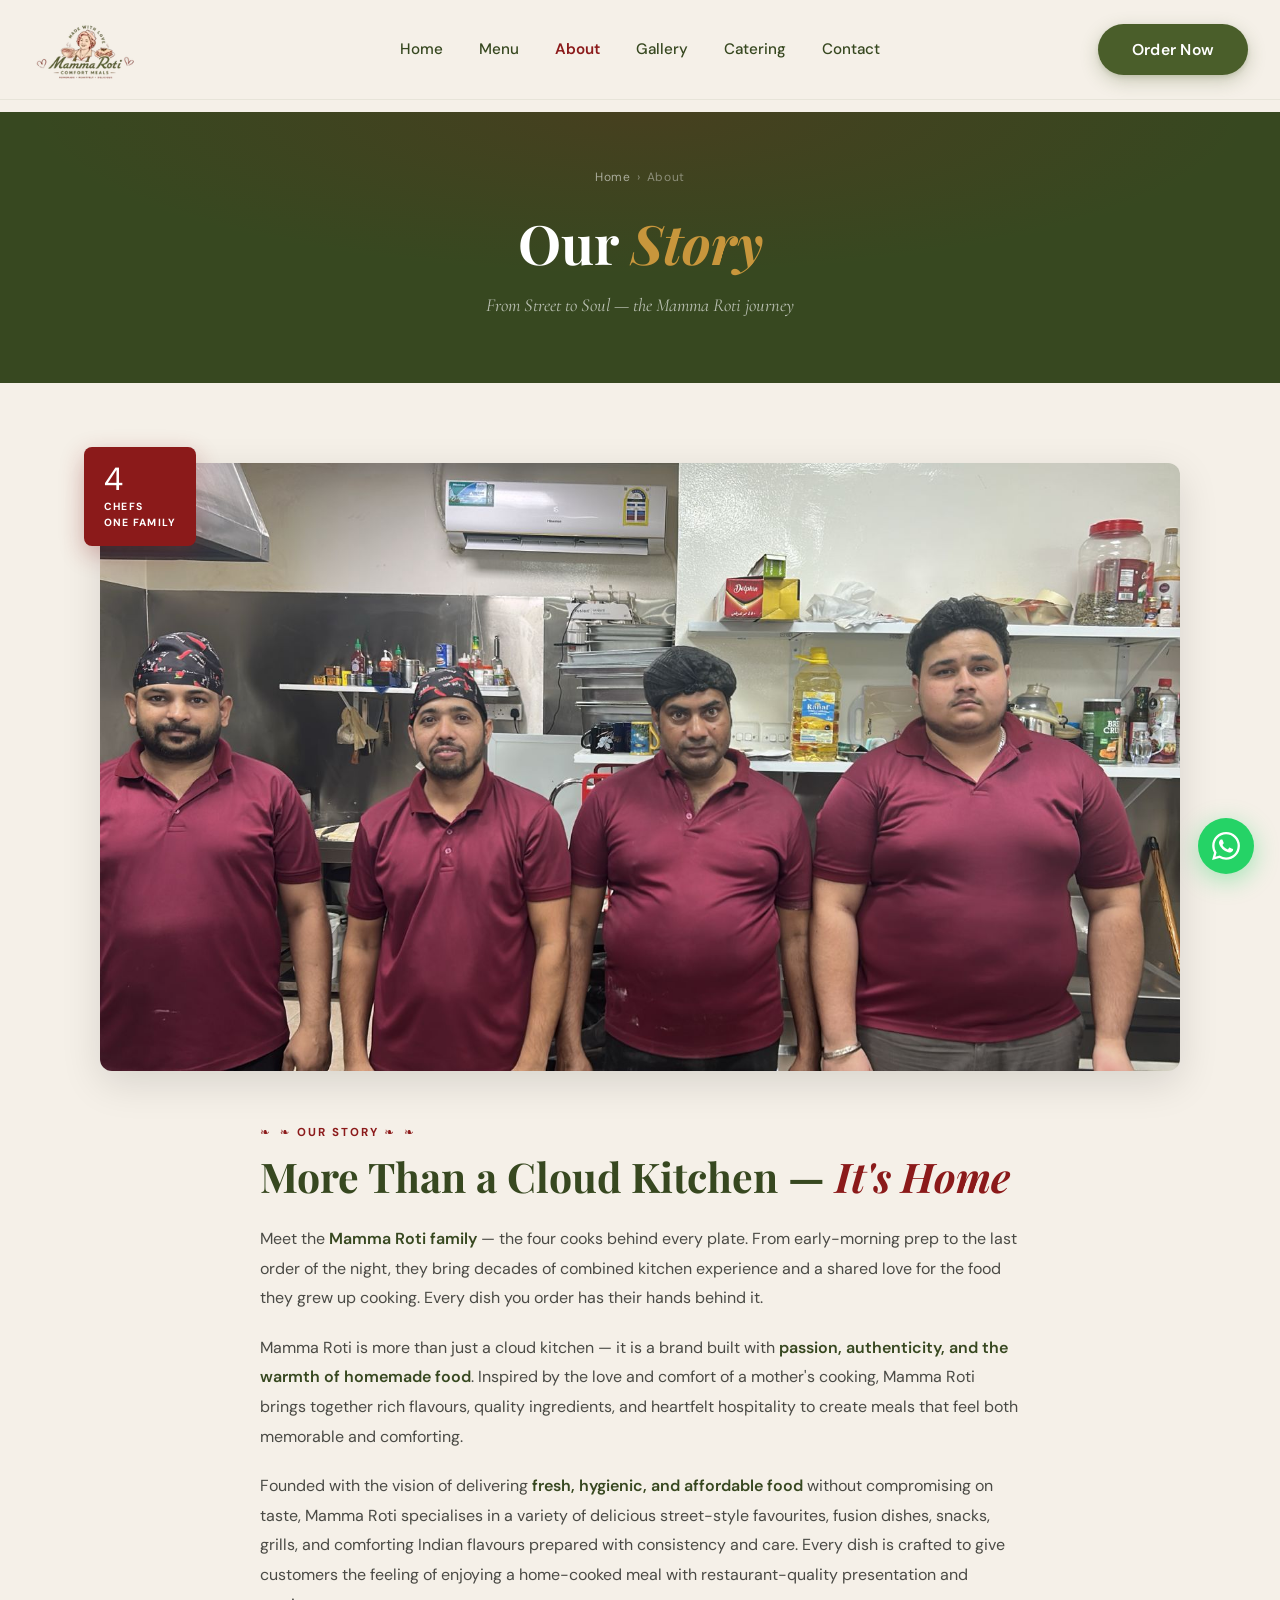
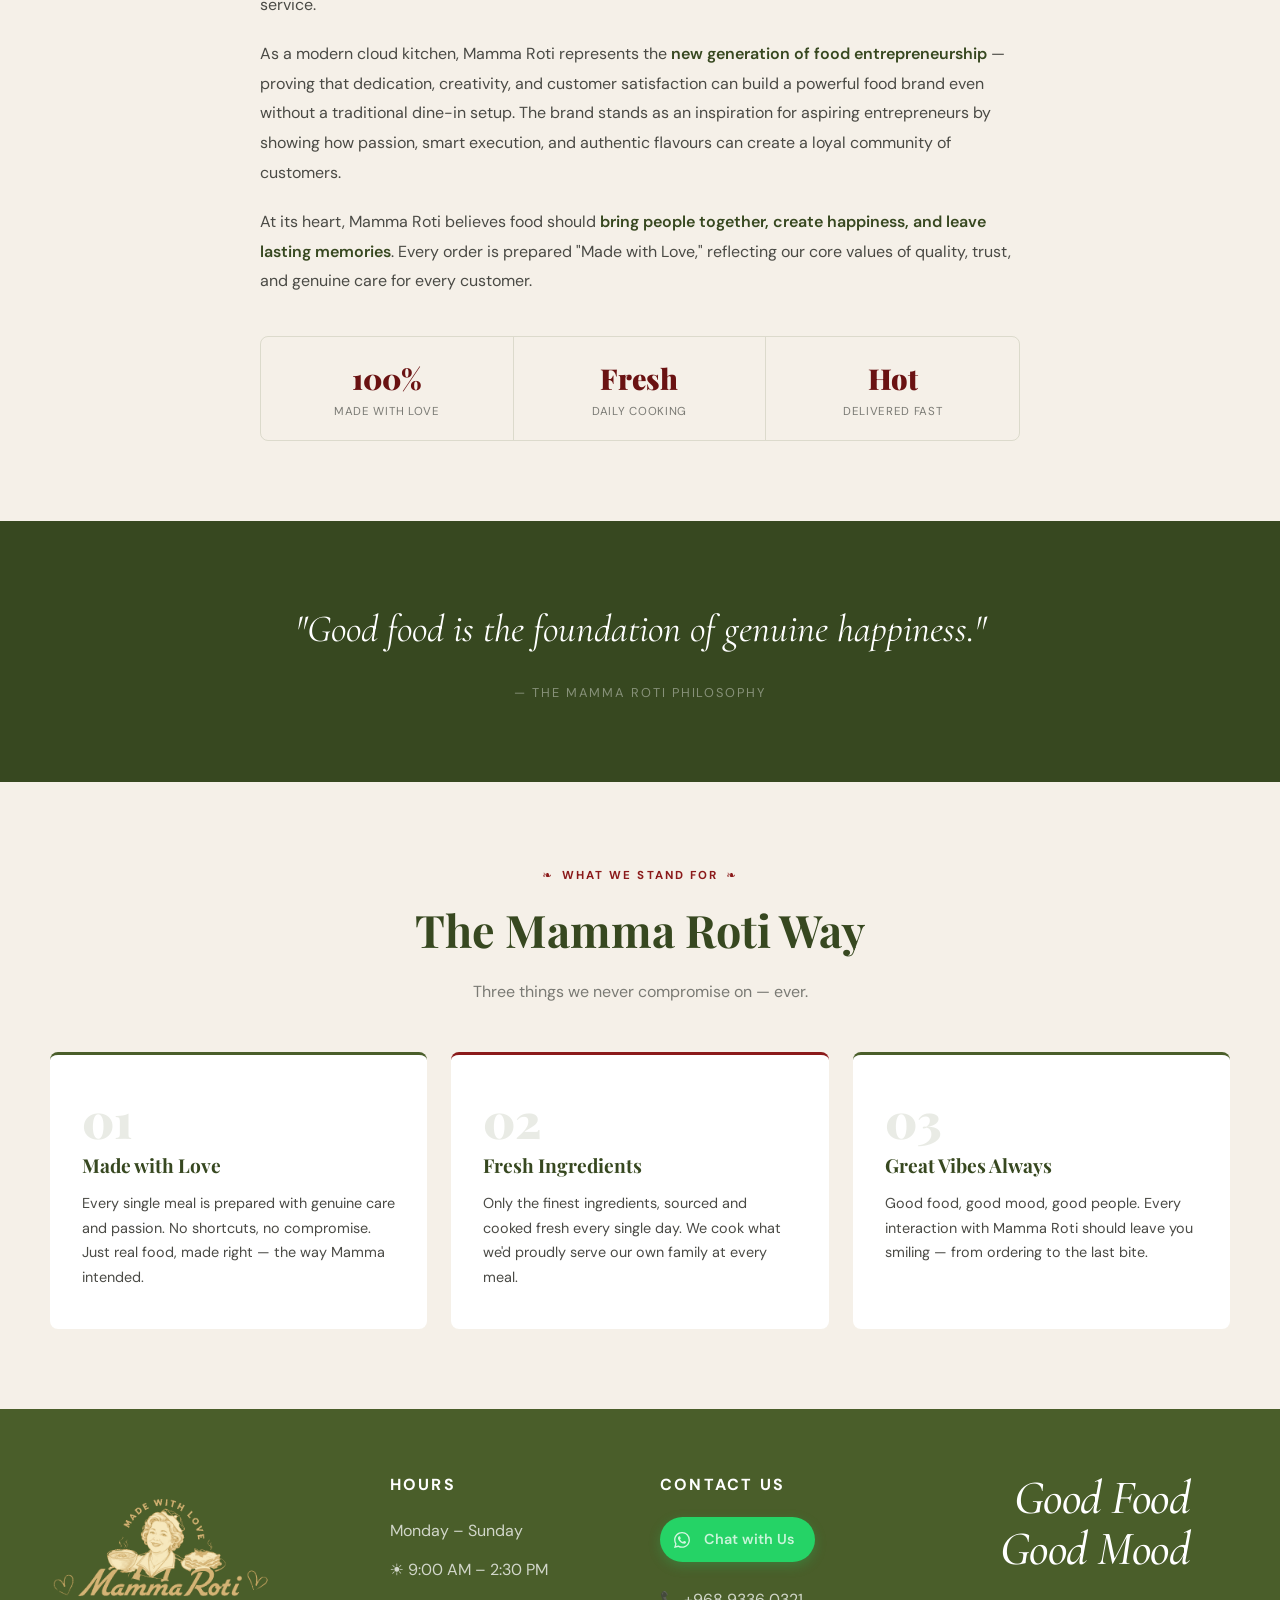
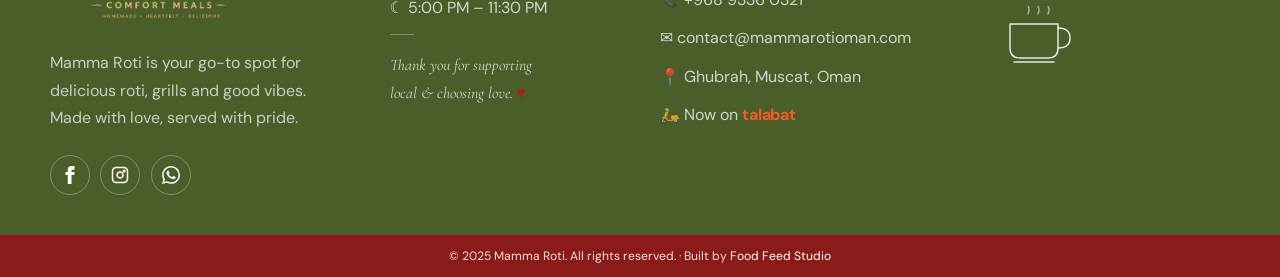
<file: about.html>
<!DOCTYPE html>
<html lang="en">
<head>
<meta charset="UTF-8"/>
<meta name="viewport" content="width=device-width,initial-scale=1.0"/>
<title>About Mamma Roti | Indian Cloud Kitchen in Ghubrah, Muscat</title>
<meta name="description" content="Meet the team behind Mamma Roti — a Ghubrah cloud kitchen bringing authentic Mumbai street food and home-style Indian cooking to Muscat, made fresh daily with love."/>
<meta name="keywords" content="about Mamma Roti, Mamma Roti story, Indian restaurant Muscat story, cloud kitchen Muscat, authentic Indian food Muscat"/>
<meta name="robots" content="index,follow,max-image-preview:large"/>

<meta property="og:type" content="website"/>
<meta property="og:title" content="About Us — Mamma Roti"/>
<meta property="og:description" content="Born from a kitchen, built with love. The Mamma Roti story."/>
<meta property="og:url" content="https://mammarotioman.com/about.html"/>
<meta property="og:image" content="https://mammarotioman.com/og-image.jpg"/>

<link rel="canonical" href="https://mammarotioman.com/about.html"/>

<link rel="icon" type="image/svg+xml" href="favicon.svg"/>
<link rel="icon" type="image/png" sizes="96x96" href="favicon-96x96.png"/>
<link rel="shortcut icon" href="favicon.ico"/>
<link rel="apple-touch-icon" sizes="180x180" href="apple-touch-icon.png"/>
<link rel="manifest" href="site.webmanifest"/>
<meta name="theme-color" content="#8b1a1a"/>

<link rel="preconnect" href="https://fonts.googleapis.com"/>
<link rel="preconnect" href="https://fonts.gstatic.com" crossorigin/>
<link href="https://fonts.googleapis.com/css2?family=Playfair+Display:ital,wght@0,400;0,700;0,800;0,900;1,400;1,700;1,800&family=DM+Sans:wght@400;500;600;700&family=Cormorant+Garamond:ital,wght@0,400;0,600;1,400;1,600&family=Caveat:wght@400;700&display=swap" rel="stylesheet"/>

<link rel="stylesheet" href="style.css"/>
</head>
<body>

<nav class="navbar" id="nb">
  <div class="nav-inner">
    <a href="index.html" class="nav-logo"><img src="logo.webp" alt="Mamma Roti — Authentic Indian Cloud Kitchen Muscat" width="140" height="95"/></a>    <ul class="nav-links">
      <li><a href="index.html">Home</a></li>
      <li><a href="menu.html">Menu</a></li>
      <li><a href="about.html" class="active">About</a></li>
      <li><a href="gallery.html">Gallery</a></li>
<li><a href="catering.html">Catering</a></li>
<li><a href="contact.html">Contact</a></li>
    </ul>
    <div class="nav-cta">
      <a href="https://api.whatsapp.com/send?phone=96893360321&text=Hi%20Mamma%20Roti%2C%20I%27d%20like%20to%20order!" class="nav-order" target="_blank" rel="noopener">Order Now</a>
    </div>
    <button class="nav-burger" id="burger" aria-label="Menu"><span></span><span></span><span></span></button>
  </div>
</nav>
<div class="nav-mobile" id="mobnav">
  <a href="index.html">Home</a>
  <a href="menu.html">Menu</a>
  <a href="about.html">About</a>
  <a href="gallery.html">Gallery</a>
  <a href="catering.html">Catering</a>
  <a href="contact.html">Contact</a>
  <a href="https://api.whatsapp.com/send?phone=96893360321&text=Hi%20Mamma%20Roti%2C%20I%27d%20like%20to%20order!" target="_blank" rel="noopener">Order Now →</a>
</div>

<div class="page-top">
  <div class="pg-hero">
    <div class="pg-hero-inner">
      <div class="breadcrumb"><a href="index.html">Home</a><span>›</span><span>About</span></div>
      <h1>Our <em>Story</em></h1>
      <p>From Street to Soul — the Mamma Roti journey</p>
    </div>
  </div>
</div>

<!-- STORY -->
<section class="story" id="story">
  <div class="story-grid">
    <div class="story-img-wrap">
      <div class="story-img-main">
        <img src="images/kitchen-team.jpg" alt="The Mamma Roti kitchen team — Ghubrah, Muscat" loading="lazy"/>
      </div>
      <div class="story-badge">
        <div class="story-badge-num">4</div>
        <div class="story-badge-txt">CHEFS<br/>ONE FAMILY</div>
      </div>
    </div>
    <div class="story-text">
      <span class="eyebrow">❧ OUR STORY ❧</span>
      <h2>More Than a Cloud Kitchen — <em>It's Home</em></h2>

      <p>Meet the <strong>Mamma Roti family</strong> — the four cooks behind every plate. From early-morning prep to the last order of the night, they bring decades of combined kitchen experience and a shared love for the food they grew up cooking. Every dish you order has their hands behind it.</p>
    
      <p>Mamma Roti is more than just a cloud kitchen — it is a brand built with <strong>passion, authenticity, and the warmth of homemade food</strong>. Inspired by the love and comfort of a mother's cooking, Mamma Roti brings together rich flavours, quality ingredients, and heartfelt hospitality to create meals that feel both memorable and comforting.</p>
    
      <p>Founded with the vision of delivering <strong>fresh, hygienic, and affordable food</strong> without compromising on taste, Mamma Roti specialises in a variety of delicious street-style favourites, fusion dishes, snacks, grills, and comforting Indian flavours prepared with consistency and care. Every dish is crafted to give customers the feeling of enjoying a home-cooked meal with restaurant-quality presentation and service.</p>
    
      <p>As a modern cloud kitchen, Mamma Roti represents the <strong>new generation of food entrepreneurship</strong> — proving that dedication, creativity, and customer satisfaction can build a powerful food brand even without a traditional dine-in setup. The brand stands as an inspiration for aspiring entrepreneurs by showing how passion, smart execution, and authentic flavours can create a loyal community of customers.</p>
    
      <p>At its heart, Mamma Roti believes food should <strong>bring people together, create happiness, and leave lasting memories</strong>. Every order is prepared "Made with Love," reflecting our core values of quality, trust, and genuine care for every customer.</p>
    
      <div class="story-stats">
        <div class="stat-item">
          <div class="stat-n">100%</div>
          <div class="stat-l">Made with Love</div>
        </div>
        <div class="stat-item">
          <div class="stat-n">Fresh</div>
          <div class="stat-l">Daily Cooking</div>
        </div>
        <div class="stat-item">
          <div class="stat-n">Hot</div>
          <div class="stat-l">Delivered Fast</div>
        </div>
      </div>
    </div>
</section>

<!-- QUOTE -->
<div class="quote-break">
  <blockquote>"Good food is the foundation of genuine happiness."</blockquote>
  <cite>— The Mamma Roti Philosophy</cite>
</div>

<!-- VALUES -->
<section class="values">
  <div class="values-inner">
    <div class="eyebrow">What We Stand For</div>
    <h2 class="sec-title">The Mamma Roti Way</h2>
    <p class="sec-sub" style="margin:0 auto">Three things we never compromise on — ever.</p>
    <div class="vals-grid">
      <div class="val-card">
        <div class="val-num">01</div>
        <div class="val-title">Made with Love</div>
        <div class="val-desc">Every single meal is prepared with genuine care and passion. No shortcuts, no compromise. Just real food, made right — the way Mamma intended.</div>
      </div>
      <div class="val-card">
        <div class="val-num">02</div>
        <div class="val-title">Fresh Ingredients</div>
        <div class="val-desc">Only the finest ingredients, sourced and cooked fresh every single day. We cook what we'd proudly serve our own family at every meal.</div>
      </div>
      <div class="val-card">
        <div class="val-num">03</div>
        <div class="val-title">Great Vibes Always</div>
        <div class="val-desc">Good food, good mood, good people. Every interaction with Mamma Roti should leave you smiling — from ordering to the last bite.</div>
      </div>
    </div>
  </div>
</section>

<!-- FOOTER -->
<footer>
  <div class="ft-grid">
    <div class="ft-brand">
      <img src="logo-footer.png" alt="Mamma Roti"/>
      <p>Mamma Roti is your go-to spot for delicious roti, grills and good vibes. Made with love, served with pride.</p>
      <div class="ft-social">
        <a href="https://facebook.com/mammarotioman" target="_blank" rel="noopener" aria-label="Facebook">
          <svg viewBox="0 0 24 24" fill="currentColor"><path d="M9 8h-3v4h3v12h5V12h3.642L18 8h-4V6.333C14 5.378 14.192 5 15.115 5H18V0h-3.808C10.596 0 9 1.583 9 4.615V8z"/></svg>
        </a>
        <a href="https://instagram.com/mammaroti.om" target="_blank" rel="noopener" aria-label="Instagram">
          <svg viewBox="0 0 24 24" fill="none" stroke="currentColor" stroke-width="2"><rect x="2" y="2" width="20" height="20" rx="5"/><path d="M16 11.37A4 4 0 1112.63 8 4 4 0 0116 11.37z"/><circle cx="17.5" cy="6.5" r="1" fill="currentColor"/></svg>
        </a>
        <a href="https://api.whatsapp.com/send?phone=96893360321" target="_blank" rel="noopener" aria-label="WhatsApp">
          <svg viewBox="0 0 24 24" fill="currentColor"><path d="M17.472 14.382c-.297-.149-1.758-.867-2.03-.967-.273-.099-.471-.148-.67.15-.197.297-.767.966-.94 1.164-.173.199-.347.223-.644.075-.297-.15-1.255-.463-2.39-1.475-.883-.788-1.48-1.761-1.653-2.059-.173-.297-.018-.458.13-.606.134-.133.298-.347.446-.52.149-.174.198-.298.298-.497.099-.198.05-.371-.025-.52-.075-.149-.669-1.612-.916-2.207-.242-.579-.487-.5-.669-.51-.173-.008-.371-.01-.57-.01-.198 0-.52.074-.792.372-.272.297-1.04 1.016-1.04 2.479 0 1.462 1.065 2.875 1.213 3.074.149.198 2.096 3.2 5.077 4.487.709.306 1.262.489 1.694.625.712.227 1.36.195 1.871.118.571-.085 1.758-.719 2.006-1.413.248-.694.248-1.289.173-1.413-.074-.124-.272-.198-.57-.347m-5.421 7.403h-.004a9.87 9.87 0 01-5.031-1.378l-.361-.214-3.741.982.998-3.648-.235-.374a9.86 9.86 0 01-1.51-5.26c.001-5.45 4.436-9.884 9.888-9.884 2.64 0 5.122 1.03 6.988 2.898a9.825 9.825 0 012.893 6.994c-.003 5.45-4.437 9.884-9.885 9.884m8.413-18.297A11.815 11.815 0 0012.05 0C5.495 0 .16 5.335.157 11.892c0 2.096.547 4.142 1.588 5.945L.057 24l6.305-1.654a11.882 11.882 0 005.683 1.448h.005c6.554 0 11.89-5.335 11.893-11.893a11.821 11.821 0 00-3.48-8.413z"/></svg>
        </a>
      </div>
    </div>

    <div class="ft-col">
      <h4>Hours</h4>
      <p>Monday – Sunday</p>
      <p>☀ 9:00 AM – 2:30 PM</p>
      <p>☾ 5:00 PM – 11:30 PM</p>
      <div class="ft-hours-divider"></div>
      <p class="ft-thanks">Thank you for supporting<br/>local & choosing love. <span class="ft-heart">♥</span></p>
    </div>

    <div class="ft-col">
      <h4>Contact Us</h4>
      <p>
        <a href="https://api.whatsapp.com/send?phone=96893360321&text=Hi%20Mamma%20Roti!%20I'd%20like%20to%20place%20an%20order." target="_blank" rel="noopener" class="ft-whatsapp-pill">
          <svg viewBox="0 0 24 24" fill="currentColor" class="ft-wa-icon"><path d="M17.472 14.382c-.297-.149-1.758-.867-2.03-.967-.273-.099-.471-.148-.67.15-.197.297-.767.966-.94 1.164-.173.199-.347.223-.644.075-.297-.15-1.255-.463-2.39-1.475-.883-.788-1.48-1.761-1.653-2.059-.173-.297-.018-.458.13-.606.134-.133.298-.347.446-.52.149-.174.198-.298.298-.497.099-.198.05-.371-.025-.52-.075-.149-.669-1.612-.916-2.207-.242-.579-.487-.5-.669-.51-.173-.008-.371-.01-.57-.01-.198 0-.52.074-.792.372-.272.297-1.04 1.016-1.04 2.479 0 1.462 1.065 2.875 1.213 3.074.149.198 2.096 3.2 5.077 4.487.709.306 1.262.489 1.694.625.712.227 1.36.195 1.871.118.571-.085 1.758-.719 2.006-1.413.248-.694.248-1.289.173-1.413-.074-.124-.272-.198-.57-.347m-5.421 7.403h-.004a9.87 9.87 0 01-5.031-1.378l-.361-.214-3.741.982.998-3.648-.235-.374a9.86 9.86 0 01-1.51-5.26c.001-5.45 4.436-9.884 9.888-9.884 2.64 0 5.122 1.03 6.988 2.898a9.825 9.825 0 012.893 6.994c-.003 5.45-4.437 9.884-9.885 9.884m8.413-18.297A11.815 11.815 0 0012.05 0C5.495 0 .16 5.335.157 11.892c0 2.096.547 4.142 1.588 5.945L.057 24l6.305-1.654a11.882 11.882 0 005.683 1.448h.005c6.554 0 11.89-5.335 11.893-11.893a11.821 11.821 0 00-3.48-8.413z"/></svg>
          <span>Chat with Us</span>
        </a>
      </p>
      <p>📞 <a href="tel:+96893360321">+968 9336 0321</a></p>
      <p>✉ <a href="mailto:contact@mammarotioman.com">contact@mammarotioman.com</a></p>
      <p>📍 Ghubrah, Muscat, Oman</p>
      <p class="ft-talabat">🛵 Now on <span>talabat</span></p>
    </div>
<!-- Good Food Good Mood decorative column -->
<div class="ft-col ft-mood-col">
  <div class="ft-mood-text">Good Food<br/>Good Mood</div>
  <span class="ft-mood-coffee">
    <svg viewBox="0 0 78 60" fill="none" stroke="currentColor" stroke-width="1.5" stroke-linecap="round" stroke-linejoin="round" xmlns="http://www.w3.org/2000/svg">
      <path d="M28 8 Q30 4 28 0 M38 8 Q40 4 38 0 M48 8 Q50 4 48 0" opacity=".6"/>
      <path d="M10 18 L10 42 Q10 52 20 52 L48 52 Q58 52 58 42 L58 18 Z"/>
      <path d="M58 22 Q70 22 70 32 Q70 42 58 42"/>
      <line x1="14" y1="56" x2="54" y2="56"/>
    </svg>
  </span>
</div>

  </div>

  

  <div class="ft-bottom">
    <p>© 2025 Mamma Roti. All rights reserved. · Built by <a href="https://foodfeedstudio.com/" target="_blank" rel="noopener">Food Feed Studio</a></p>
  </div>
</footer>

<a href="https://api.whatsapp.com/send?phone=96893360321&text=Hi%20Mamma%20Roti!" class="wa-float" target="_blank" rel="noopener" aria-label="WhatsApp">
  <svg viewBox="0 0 24 24" fill="white"><path d="M17.472 14.382c-.297-.149-1.758-.867-2.03-.967-.273-.099-.471-.148-.67.15-.197.297-.767.966-.94 1.164-.173.199-.347.223-.644.075-.297-.15-1.255-.463-2.39-1.475-.883-.788-1.48-1.761-1.653-2.059-.173-.297-.018-.458.13-.606.134-.133.298-.347.446-.52.149-.174.198-.298.298-.497.099-.198.05-.371-.025-.52-.075-.149-.669-1.612-.916-2.207-.242-.579-.487-.5-.669-.51-.173-.008-.371-.01-.57-.01-.198 0-.52.074-.792.372-.272.297-1.04 1.016-1.04 2.479 0 1.462 1.065 2.875 1.213 3.074.149.198 2.096 3.2 5.077 4.487.709.306 1.262.489 1.694.625.712.227 1.36.195 1.871.118.571-.085 1.758-.719 2.006-1.413.248-.694.248-1.289.173-1.413-.074-.124-.272-.198-.57-.347m-5.421 7.403h-.004a9.87 9.87 0 01-5.031-1.378l-.361-.214-3.741.982.998-3.648-.235-.374a9.86 9.86 0 01-1.51-5.26c.001-5.45 4.436-9.884 9.888-9.884 2.64 0 5.122 1.03 6.988 2.898a9.825 9.825 0 012.893 6.994c-.003 5.45-4.437 9.884-9.885 9.884m8.413-18.297A11.815 11.815 0 0012.05 0C5.495 0 .16 5.335.157 11.892c0 2.096.547 4.142 1.588 5.945L.057 24l6.305-1.654a11.882 11.882 0 005.683 1.448h.005c6.554 0 11.89-5.335 11.893-11.893a11.821 11.821 0 00-3.48-8.413z"/></svg>
</a>

<script>
window.addEventListener('scroll',()=>document.getElementById('nb').classList.toggle('scrolled',scrollY>20));
document.getElementById('burger').addEventListener('click',()=>document.getElementById('mobnav').classList.toggle('open'));
</script>

<!-- Mobile sticky CTA bar -->
<div class="m-cta-bar">
  <a href="tel:+96893360321" class="m-cta-btn m-cta-call" aria-label="Call Mamma Roti">
    <svg viewBox="0 0 24 24" fill="none" stroke="currentColor" stroke-width="2" stroke-linecap="round" stroke-linejoin="round"><path d="M22 16.92v3a2 2 0 0 1-2.18 2 19.79 19.79 0 0 1-8.63-3.07 19.5 19.5 0 0 1-6-6 19.79 19.79 0 0 1-3.07-8.67A2 2 0 0 1 4.11 2h3a2 2 0 0 1 2 1.72 12.84 12.84 0 0 0 .7 2.81 2 2 0 0 1-.45 2.11L8.09 9.91a16 16 0 0 0 6 6l1.27-1.27a2 2 0 0 1 2.11-.45 12.84 12.84 0 0 0 2.81.7A2 2 0 0 1 22 16.92z"/></svg>
    <span>Call</span>
  </a>
  <a href="https://api.whatsapp.com/send?phone=96893360321&text=Hi%20Mamma%20Roti%2C%20I%27d%20like%20to%20order!" target="_blank" rel="noopener" class="m-cta-btn m-cta-primary" aria-label="WhatsApp Order">
    <svg viewBox="0 0 24 24" fill="currentColor"><path d="M17.472 14.382c-.297-.149-1.758-.867-2.03-.967-.273-.099-.471-.148-.67.15-.197.297-.767.966-.94 1.164-.173.199-.347.223-.644.075-.297-.15-1.255-.463-2.39-1.475-.883-.788-1.48-1.761-1.653-2.059-.173-.297-.018-.458.13-.606.134-.133.298-.347.446-.52.149-.174.198-.298.298-.497.099-.198.05-.371-.025-.52-.075-.149-.669-1.612-.916-2.207-.242-.579-.487-.5-.669-.51-.173-.008-.371-.01-.57-.01-.198 0-.52.074-.792.372-.272.297-1.04 1.016-1.04 2.479 0 1.462 1.065 2.875 1.213 3.074.149.198 2.096 3.2 5.077 4.487.709.306 1.262.489 1.694.625.712.227 1.36.195 1.871.118.571-.085 1.758-.719 2.006-1.413.248-.694.248-1.289.173-1.413-.074-.124-.272-.198-.57-.347m-5.421 7.403h-.004a9.87 9.87 0 01-5.031-1.378l-.361-.214-3.741.982.998-3.648-.235-.374a9.86 9.86 0 01-1.51-5.26c.001-5.45 4.436-9.884 9.888-9.884 2.64 0 5.122 1.03 6.988 2.898a9.825 9.825 0 012.893 6.994c-.003 5.45-4.437 9.884-9.885 9.884"/></svg>
    <span>WhatsApp Order</span>
  </a>
  <a href="menu.html" class="m-cta-btn m-cta-menu" aria-label="View Menu">
    <svg viewBox="0 0 24 24" fill="none" stroke="currentColor" stroke-width="2" stroke-linecap="round" stroke-linejoin="round"><path d="M14 2H6a2 2 0 0 0-2 2v16a2 2 0 0 0 2 2h12a2 2 0 0 0 2-2V8z"/><polyline points="14 2 14 8 20 8"/><line x1="8" y1="13" x2="16" y2="13"/><line x1="8" y1="17" x2="16" y2="17"/><line x1="8" y1="9" x2="10" y2="9"/></svg>
    <span>Menu</span>
  </a>
</div>

</body>
</html>
</file>
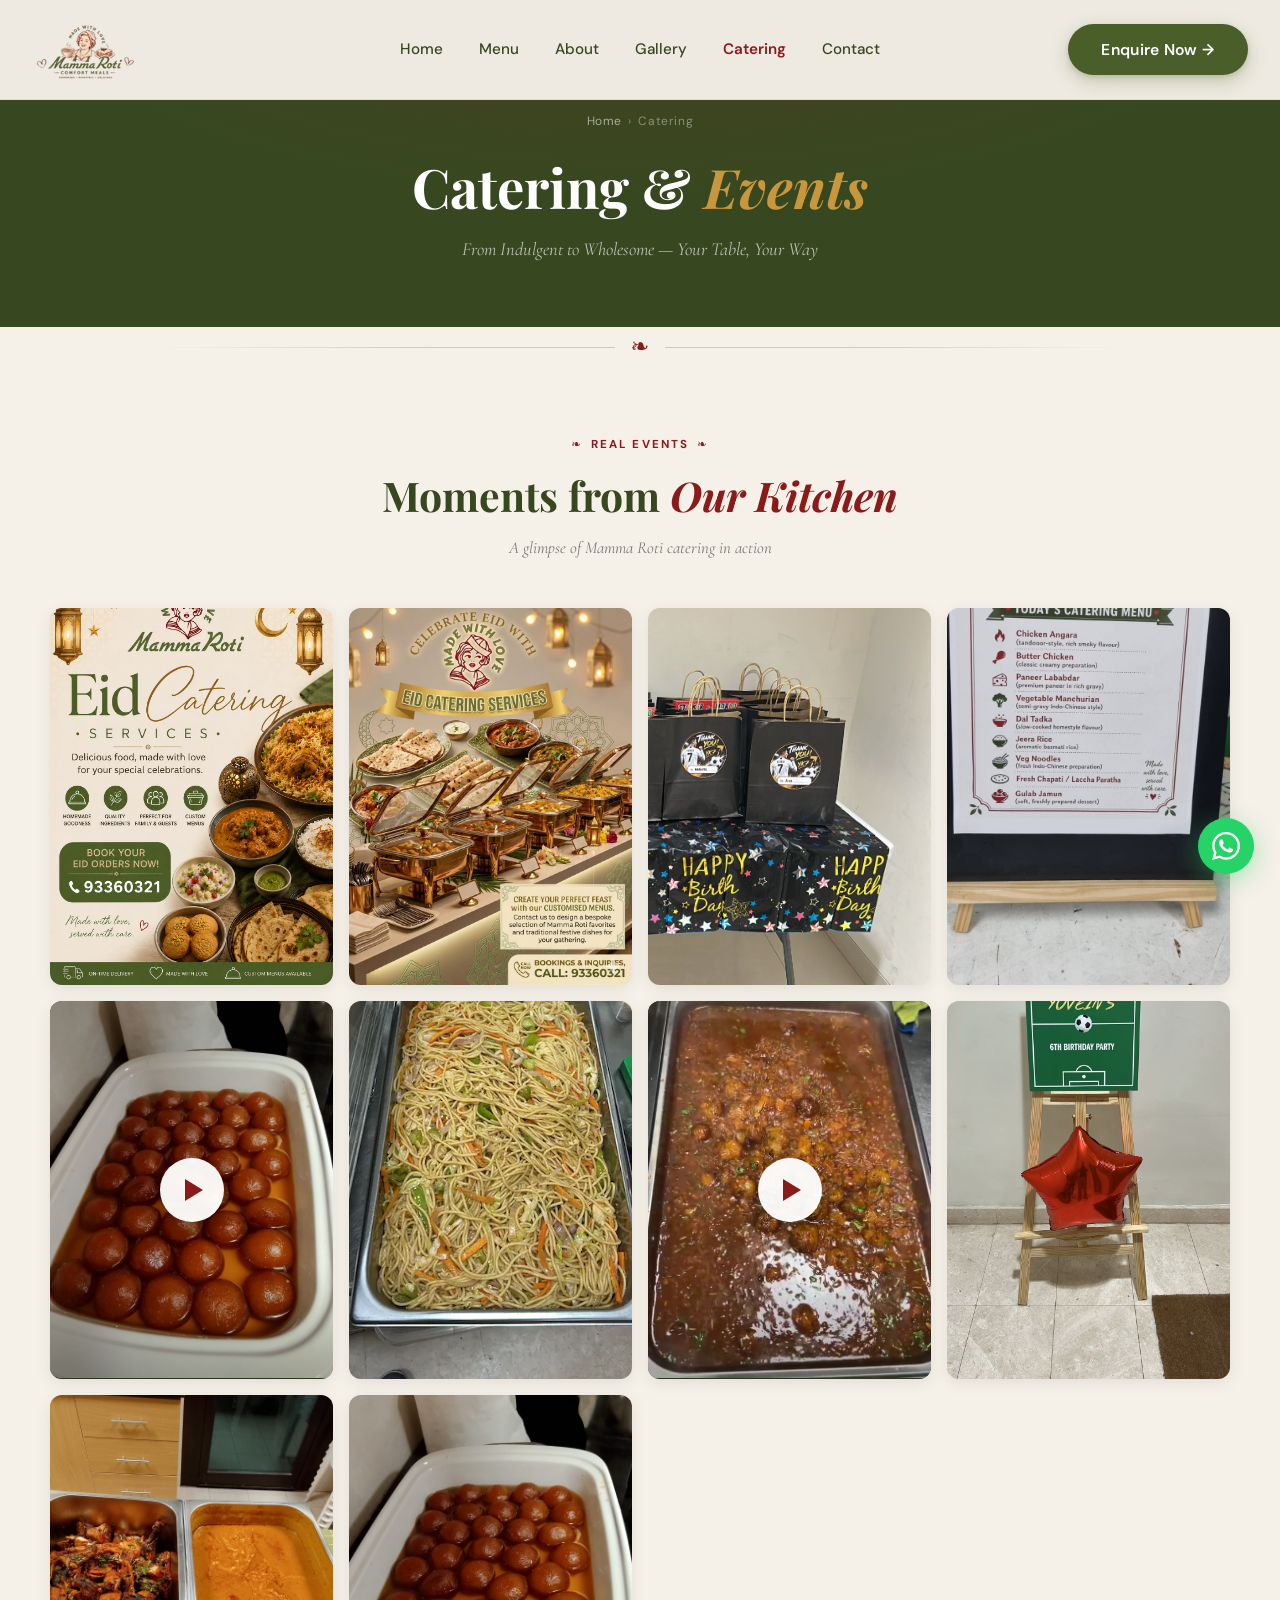
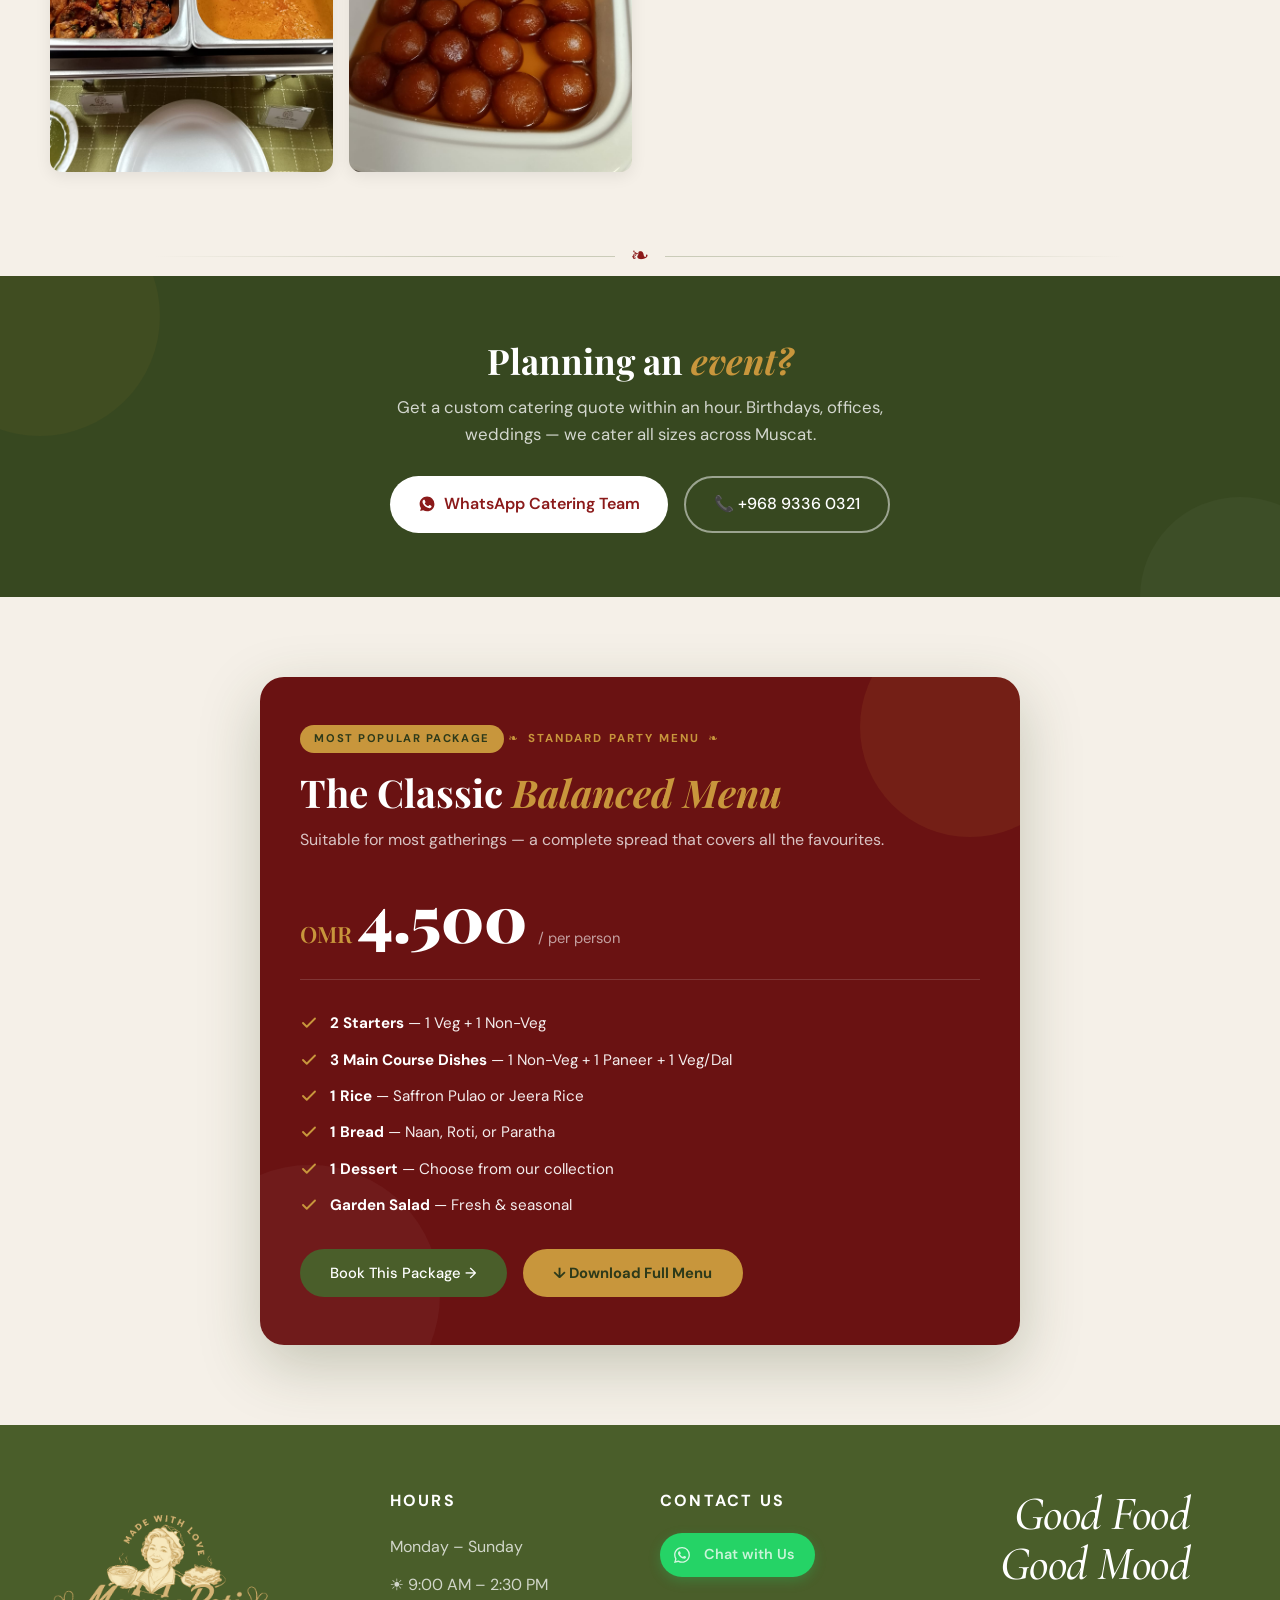
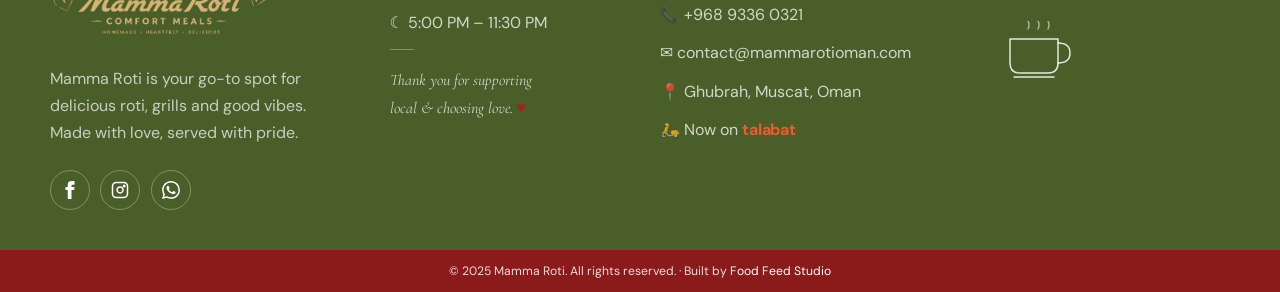
<file: catering.html>
<!DOCTYPE html>
<html lang="en">
<head>
<meta charset="UTF-8"/>
<meta name="viewport" content="width=device-width,initial-scale=1.0"/>
<title>Catering Muscat | Indian Catering Services by Mamma Roti</title>
<meta name="description" content="Indian catering in Muscat for birthdays, weddings, and corporate events. Live chaat stations, BBQ, and full Indian buffets from 4.500 OMR per person. Book on WhatsApp +968 9336 0321."/>
<meta name="keywords" content="Indian catering Muscat, catering Oman, live chaat station, party catering Muscat, birthday catering Muscat, Mamma Roti catering"/>
<meta name="robots" content="index,follow,max-image-preview:large"/>
<meta name="author" content="Mamma Roti"/>

<meta property="og:type" content="restaurant"/>
<meta property="og:title" content="Mamma Roti Catering — Customised Menus for Every Celebration"/>
<meta property="og:description" content="From intimate home gatherings to weddings — Indian catering with live stations across Muscat."/>
<meta property="og:url" content="https://mammarotioman.com/catering.html"/>
<meta property="og:image" content="https://mammarotioman.com/og-catering.jpg"/>

<link rel="canonical" href="https://mammarotioman.com/catering.html"/>
<link rel="icon" type="image/svg+xml" href="favicon.svg"/>
<link rel="icon" type="image/png" sizes="96x96" href="favicon-96x96.png"/>
<link rel="shortcut icon" href="favicon.ico"/>
<link rel="apple-touch-icon" sizes="180x180" href="apple-touch-icon.png"/>
<link rel="manifest" href="site.webmanifest"/>
<meta name="theme-color" content="#8b1a1a"/>

<link rel="preconnect" href="https://fonts.googleapis.com"/>
<link rel="preconnect" href="https://fonts.gstatic.com" crossorigin/>
<link href="https://fonts.googleapis.com/css2?family=Playfair+Display:ital,wght@0,400;0,700;0,800;0,900;1,400;1,700;1,800&family=DM+Sans:wght@400;500;600;700&family=Cormorant+Garamond:ital,wght@0,400;0,600;1,400;1,600&family=Caveat:wght@400;700&display=swap" rel="stylesheet"/>

<link rel="stylesheet" href="style.css"/>
</head>
<body>

<!-- NAV -->
<nav class="navbar" id="nb">
  <div class="nav-inner">
    <a href="index.html" class="nav-logo"><img src="logo.webp" alt="Mamma Roti — Authentic Indian Cloud Kitchen Muscat" width="140" height="95"/></a>    <ul class="nav-links">
      <li><a href="index.html">Home</a></li>
      <li><a href="menu.html">Menu</a></li>
      <li><a href="about.html">About</a></li>
      <li><a href="gallery.html">Gallery</a></li>
      <li><a href="catering.html" class="active">Catering</a></li>
      <li><a href="contact.html">Contact</a></li>
    </ul>
    <div class="nav-cta">
      <a href="https://api.whatsapp.com/send?phone=96893360321&text=Hi%20Mamma%20Roti%2C%20I%27m%20interested%20in%20catering." class="nav-order" target="_blank" rel="noopener">Enquire Now →</a>
    </div>
    <button class="nav-burger" id="burger" aria-label="Menu"><span></span><span></span><span></span></button>
  </div>
</nav>
<div class="nav-mobile" id="mobnav">
  <a href="index.html">Home</a>
  <a href="menu.html">Menu</a>
  <a href="about.html">About</a>
  <a href="gallery.html">Gallery</a>
  <a href="catering.html">Catering</a>
  <a href="contact.html">Contact</a>
  <a href="https://api.whatsapp.com/send?phone=96893360321&text=Hi%20Mamma%20Roti%2C%20I%27m%20interested%20in%20catering." target="_blank" rel="noopener">Enquire Now →</a>
</div>

<!-- 1. PAGE HERO -->
<section class="pg-hero">
  <div class="pg-hero-inner">
    <div class="breadcrumb">
      <a href="index.html">Home</a> <span>›</span> <span>Catering</span>
    </div>
    <h1>Catering &amp; <em>Events</em></h1>
    <p>From Indulgent to Wholesome — Your Table, Your Way</p>
  </div>
</section>

<div class="scalloped-edge"></div>

<!-- 3. PHOTO GALLERY (SOCIAL PROOF) -->
<section class="cat-gallery">
  <div class="cat-gallery-inner">
    <div class="cat-gallery-head">
      <span class="eyebrow">Real Events</span>
      <h2>Moments from <em>Our Kitchen</em></h2>
      <p>A glimpse of Mamma Roti catering in action</p>
    </div>
    <div class="cat-gallery-grid">
      <div class="cat-photo-tile">
        <img src="images/ct-9.jpeg" alt="Mamma Roti catering — Gulab Jamun tray" loading="lazy"/>
      </div>
      <div class="cat-photo-tile">
        <img src="images/ct-10.jpeg" alt="Mamma Roti catering — Gulab Jamun tray" loading="lazy"/>
      </div>
      <div class="cat-photo-tile">
        <img src="images/ct-1.jpeg" alt="Mamma Roti catering — Gulab Jamun tray" loading="lazy"/>
      </div>
      <div class="cat-photo-tile">
        <img src="images/ct-2.jpeg" alt="Mamma Roti catering — Tandoori chicken & butter chicken setup" loading="lazy"/>
      </div>
      <div class="cat-photo-tile cat-video-tile">
        <video src="images/ct-3.mp4" preload="metadata" playsinline muted poster="images/ct-8.jpeg"></video>
      <button class="cat-video-play" aria-label="Play video"></button>
      </div>
      <div class="cat-photo-tile">
        <img src="images/ct-4.webp" alt="Mamma Roti catering — Vegetable Hakka Noodles" loading="lazy"/>
      </div>
      <div class="cat-photo-tile cat-video-tile">
        <video src="images/ct-5.mp4" preload="metadata" playsinline muted poster="images/ct-5-poster.jpg"></video>
        <button class="cat-video-play" aria-label="Play video"></button>
      </div>
      <div class="cat-photo-tile">
        <img src="images/ct-6.jpeg" alt="Mamma Roti catering — Birthday party setup" loading="lazy"/>
      </div>
      <div class="cat-photo-tile">
        <img src="images/ct-7.jpeg" alt="Mamma Roti catering — Today's catering menu board" loading="lazy"/>
      </div>
      <div class="cat-photo-tile">
        <img src="images/ct-8.jpeg" alt="Mamma Roti catering — Themed party gift bags" loading="lazy"/>
      </div>
    </div>
</section>

<div class="scalloped-edge"></div>
    </div>
  </section>

  <!-- CTA — catering inquiry -->
<section class="cta-band cta-band-olive">
  <div class="cta-band-inner">
    <h3>Planning an <em>event?</em></h3>
    <p>Get a custom catering quote within an hour. Birthdays, offices, weddings — we cater all sizes across Muscat.</p>
    <div class="cta-band-actions">
      <a href="https://api.whatsapp.com/send?phone=96893360321&text=Hi%20Mamma%20Roti%2C%20I%27d%20like%20to%20enquire%20about%20catering%20services!" class="btn btn-white cta-btn-wa" target="_blank" rel="noopener">
        <svg viewBox="0 0 24 24" fill="currentColor" width="18" height="18"><path d="M17.472 14.382c-.297-.149-1.758-.867-2.03-.967-.273-.099-.471-.148-.67.15-.197.297-.767.966-.94 1.164-.173.199-.347.223-.644.075-.297-.15-1.255-.463-2.39-1.475-.883-.788-1.48-1.761-1.653-2.059-.173-.297-.018-.458.13-.606.134-.133.298-.347.446-.52.149-.174.198-.298.298-.497.099-.198.05-.371-.025-.52-.075-.149-.669-1.612-.916-2.207-.242-.579-.487-.5-.669-.51-.173-.008-.371-.01-.57-.01-.198 0-.52.074-.792.372-.272.297-1.04 1.016-1.04 2.479 0 1.462 1.065 2.875 1.213 3.074.149.198 2.096 3.2 5.077 4.487.709.306 1.262.489 1.694.625.712.227 1.36.195 1.871.118.571-.085 1.758-.719 2.006-1.413.248-.694.248-1.289.173-1.413-.074-.124-.272-.198-.57-.347m-5.421 7.403h-.004a9.87 9.87 0 01-5.031-1.378l-.361-.214-3.741.982.998-3.648-.235-.374a9.86 9.86 0 01-1.51-5.26c.001-5.45 4.436-9.884 9.888-9.884 2.64 0 5.122 1.03 6.988 2.898a9.825 9.825 0 012.893 6.994c-.003 5.45-4.437 9.884-9.885 9.884"/></svg>
        WhatsApp Catering Team
      </a>
      <a href="tel:+96893360321" class="btn btn-outline-white">📞 +968 9336 0321</a>
    </div>
  </div>
</section>

  <!-- 2. STANDARD PARTY PACKAGE (THE HOOK) -->
<section class="cat-package">
    <div class="cat-package-inner">
      <div class="cat-package-card">
        <div class="cat-package-badge">Most Popular Package</div>
        <span class="eyebrow">Standard Party Menu</span>
        <h2>The Classic <em>Balanced Menu</em></h2>
        <p class="cat-package-sub">Suitable for most gatherings — a complete spread that covers all the favourites.</p>
        <div class="cat-package-price">
          <span class="cat-price-currency">OMR</span>
          <span class="cat-price-amount">4.500</span>
          <span class="cat-price-per">/ per person</span>
        </div>
        <ul class="cat-package-list">
          <li><svg viewBox="0 0 24 24" fill="none" stroke="currentColor" stroke-width="2.5" stroke-linecap="round" stroke-linejoin="round"><polyline points="20 6 9 17 4 12"/></svg> <span><strong>2 Starters</strong> — 1 Veg + 1 Non-Veg</span></li>
          <li><svg viewBox="0 0 24 24" fill="none" stroke="currentColor" stroke-width="2.5" stroke-linecap="round" stroke-linejoin="round"><polyline points="20 6 9 17 4 12"/></svg> <span><strong>3 Main Course Dishes</strong> — 1 Non-Veg + 1 Paneer + 1 Veg/Dal</span></li>
          <li><svg viewBox="0 0 24 24" fill="none" stroke="currentColor" stroke-width="2.5" stroke-linecap="round" stroke-linejoin="round"><polyline points="20 6 9 17 4 12"/></svg> <span><strong>1 Rice</strong> — Saffron Pulao or Jeera Rice</span></li>
          <li><svg viewBox="0 0 24 24" fill="none" stroke="currentColor" stroke-width="2.5" stroke-linecap="round" stroke-linejoin="round"><polyline points="20 6 9 17 4 12"/></svg> <span><strong>1 Bread</strong> — Naan, Roti, or Paratha</span></li>
          <li><svg viewBox="0 0 24 24" fill="none" stroke="currentColor" stroke-width="2.5" stroke-linecap="round" stroke-linejoin="round"><polyline points="20 6 9 17 4 12"/></svg> <span><strong>1 Dessert</strong> — Choose from our collection</span></li>
          <li><svg viewBox="0 0 24 24" fill="none" stroke="currentColor" stroke-width="2.5" stroke-linecap="round" stroke-linejoin="round"><polyline points="20 6 9 17 4 12"/></svg> <span><strong>Garden Salad</strong> — Fresh &amp; seasonal</span></li>
        </ul>
        <div class="cat-package-actions">
          <a href="https://api.whatsapp.com/send?phone=96893360321&text=Hi%20Mamma%20Roti%2C%20I%27m%20interested%20in%20the%20Standard%20Party%20Menu%20at%204.500%20OMR%2Fperson." class="btn btn-olive" target="_blank" rel="noopener">Book This Package →</a>
          <a href="Catering-ordering.pdf" class="btn" target="_blank" rel="noopener" style="background:#c8963c;color:#2d3a1a;font-weight:700;border:none;">↓ Download Full Menu</a>      </div>
      </div>
    </div>
  </section>

<!-- 6. FOOTER -->
<footer>
  <div class="ft-grid">
    <div class="ft-brand">
      <img src="logo-footer.png" alt="Mamma Roti"/>
      <p>Mamma Roti is your go-to spot for delicious roti, grills and good vibes. Made with love, served with pride.</p>
      <div class="ft-social">
        <a href="https://facebook.com/mammarotioman" target="_blank" rel="noopener" aria-label="Facebook">
          <svg viewBox="0 0 24 24" fill="currentColor"><path d="M9 8h-3v4h3v12h5V12h3.642L18 8h-4V6.333C14 5.378 14.192 5 15.115 5H18V0h-3.808C10.596 0 9 1.583 9 4.615V8z"/></svg>
        </a>
        <a href="https://instagram.com/mammaroti.om" target="_blank" rel="noopener" aria-label="Instagram">
          <svg viewBox="0 0 24 24" fill="none" stroke="currentColor" stroke-width="2"><rect x="2" y="2" width="20" height="20" rx="5"/><path d="M16 11.37A4 4 0 1112.63 8 4 4 0 0116 11.37z"/><circle cx="17.5" cy="6.5" r="1" fill="currentColor"/></svg>
        </a>
        <a href="https://api.whatsapp.com/send?phone=96893360321" target="_blank" rel="noopener" aria-label="WhatsApp">
          <svg viewBox="0 0 24 24" fill="currentColor"><path d="M17.472 14.382c-.297-.149-1.758-.867-2.03-.967-.273-.099-.471-.148-.67.15-.197.297-.767.966-.94 1.164-.173.199-.347.223-.644.075-.297-.15-1.255-.463-2.39-1.475-.883-.788-1.48-1.761-1.653-2.059-.173-.297-.018-.458.13-.606.134-.133.298-.347.446-.52.149-.174.198-.298.298-.497.099-.198.05-.371-.025-.52-.075-.149-.669-1.612-.916-2.207-.242-.579-.487-.5-.669-.51-.173-.008-.371-.01-.57-.01-.198 0-.52.074-.792.372-.272.297-1.04 1.016-1.04 2.479 0 1.462 1.065 2.875 1.213 3.074.149.198 2.096 3.2 5.077 4.487.709.306 1.262.489 1.694.625.712.227 1.36.195 1.871.118.571-.085 1.758-.719 2.006-1.413.248-.694.248-1.289.173-1.413-.074-.124-.272-.198-.57-.347m-5.421 7.403h-.004a9.87 9.87 0 01-5.031-1.378l-.361-.214-3.741.982.998-3.648-.235-.374a9.86 9.86 0 01-1.51-5.26c.001-5.45 4.436-9.884 9.888-9.884 2.64 0 5.122 1.03 6.988 2.898a9.825 9.825 0 012.893 6.994c-.003 5.45-4.437 9.884-9.885 9.884m8.413-18.297A11.815 11.815 0 0012.05 0C5.495 0 .16 5.335.157 11.892c0 2.096.547 4.142 1.588 5.945L.057 24l6.305-1.654a11.882 11.882 0 005.683 1.448h.005c6.554 0 11.89-5.335 11.893-11.893a11.821 11.821 0 00-3.48-8.413z"/></svg>
        </a>
      </div>
    </div>
    <div class="ft-col">
      <h4>Hours</h4>
      <p>Monday – Sunday</p>
      <p>☀ 9:00 AM – 2:30 PM</p>
      <p>☾ 5:00 PM – 11:30 PM</p>
      <div class="ft-hours-divider"></div>
      <p class="ft-thanks">Thank you for supporting<br/>local & choosing love. <span class="ft-heart">♥</span></p>
    </div>
    <div class="ft-col">
      <h4>Contact Us</h4>
      <p>
        <a href="https://api.whatsapp.com/send?phone=96893360321&text=Hi%20Mamma%20Roti!%20I'd%20like%20to%20place%20an%20order." target="_blank" rel="noopener" class="ft-whatsapp-pill">
          <svg viewBox="0 0 24 24" fill="currentColor" class="ft-wa-icon"><path d="M17.472 14.382c-.297-.149-1.758-.867-2.03-.967-.273-.099-.471-.148-.67.15-.197.297-.767.966-.94 1.164-.173.199-.347.223-.644.075-.297-.15-1.255-.463-2.39-1.475-.883-.788-1.48-1.761-1.653-2.059-.173-.297-.018-.458.13-.606.134-.133.298-.347.446-.52.149-.174.198-.298.298-.497.099-.198.05-.371-.025-.52-.075-.149-.669-1.612-.916-2.207-.242-.579-.487-.5-.669-.51-.173-.008-.371-.01-.57-.01-.198 0-.52.074-.792.372-.272.297-1.04 1.016-1.04 2.479 0 1.462 1.065 2.875 1.213 3.074.149.198 2.096 3.2 5.077 4.487.709.306 1.262.489 1.694.625.712.227 1.36.195 1.871.118.571-.085 1.758-.719 2.006-1.413.248-.694.248-1.289.173-1.413-.074-.124-.272-.198-.57-.347m-5.421 7.403h-.004a9.87 9.87 0 01-5.031-1.378l-.361-.214-3.741.982.998-3.648-.235-.374a9.86 9.86 0 01-1.51-5.26c.001-5.45 4.436-9.884 9.888-9.884 2.64 0 5.122 1.03 6.988 2.898a9.825 9.825 0 012.893 6.994c-.003 5.45-4.437 9.884-9.885 9.884m8.413-18.297A11.815 11.815 0 0012.05 0C5.495 0 .16 5.335.157 11.892c0 2.096.547 4.142 1.588 5.945L.057 24l6.305-1.654a11.882 11.882 0 005.683 1.448h.005c6.554 0 11.89-5.335 11.893-11.893a11.821 11.821 0 00-3.48-8.413z"/></svg>
          <span>Chat with Us</span>
        </a>
      </p>
      <p>📞 <a href="tel:+96893360321">+968 9336 0321</a></p>
      <p>✉ <a href="mailto:contact@mammarotioman.com">contact@mammarotioman.com</a></p>
      <p>📍 Ghubrah, Muscat, Oman</p>
      <p class="ft-talabat">🛵 Now on <span>talabat</span></p>
    </div>
    <div class="ft-col ft-mood-col">
      <div class="ft-mood-text">Good Food<br/>Good Mood</div>
      <span class="ft-mood-coffee">
        <svg viewBox="0 0 78 60" fill="none" stroke="currentColor" stroke-width="1.5" stroke-linecap="round" stroke-linejoin="round" xmlns="http://www.w3.org/2000/svg">
          <path d="M28 8 Q30 4 28 0 M38 8 Q40 4 38 0 M48 8 Q50 4 48 0" opacity=".6"/>
          <path d="M10 18 L10 42 Q10 52 20 52 L48 52 Q58 52 58 42 L58 18 Z"/>
          <path d="M58 22 Q70 22 70 32 Q70 42 58 42"/>
          <line x1="14" y1="56" x2="54" y2="56"/>
        </svg>
      </span>
    </div>
  </div>
  <div class="ft-bottom">
    <p>© 2025 Mamma Roti. All rights reserved. · Built by <a href="https://foodfeedstudio.com/" target="_blank" rel="noopener">Food Feed Studio</a></p>
  </div>
</footer>

<a href="https://api.whatsapp.com/send?phone=96893360321&text=Hi%20Mamma%20Roti%2C%20I%27m%20interested%20in%20catering." class="wa-float" target="_blank" rel="noopener" aria-label="WhatsApp">
  <svg viewBox="0 0 24 24" fill="white"><path d="M17.472 14.382c-.297-.149-1.758-.867-2.03-.967-.273-.099-.471-.148-.67.15-.197.297-.767.966-.94 1.164-.173.199-.347.223-.644.075-.297-.15-1.255-.463-2.39-1.475-.883-.788-1.48-1.761-1.653-2.059-.173-.297-.018-.458.13-.606.134-.133.298-.347.446-.52.149-.174.198-.298.298-.497.099-.198.05-.371-.025-.52-.075-.149-.669-1.612-.916-2.207-.242-.579-.487-.5-.669-.51-.173-.008-.371-.01-.57-.01-.198 0-.52.074-.792.372-.272.297-1.04 1.016-1.04 2.479 0 1.462 1.065 2.875 1.213 3.074.149.198 2.096 3.2 5.077 4.487.709.306 1.262.489 1.694.625.712.227 1.36.195 1.871.118.571-.085 1.758-.719 2.006-1.413.248-.694.248-1.289.173-1.413-.074-.124-.272-.198-.57-.347m-5.421 7.403h-.004a9.87 9.87 0 01-5.031-1.378l-.361-.214-3.741.982.998-3.648-.235-.374a9.86 9.86 0 01-1.51-5.26c.001-5.45 4.436-9.884 9.888-9.884 2.64 0 5.122 1.03 6.988 2.898a9.825 9.825 0 012.893 6.994c-.003 5.45-4.437 9.884-9.885 9.884m8.413-18.297A11.815 11.815 0 0012.05 0C5.495 0 .16 5.335.157 11.892c0 2.096.547 4.142 1.588 5.945L.057 24l6.305-1.654a11.882 11.882 0 005.683 1.448h.005c6.554 0 11.89-5.335 11.893-11.893a11.821 11.821 0 00-3.48-8.413z"/></svg>
</a>

<script>
window.addEventListener('scroll',()=>document.getElementById('nb').classList.toggle('scrolled',scrollY>20));
document.getElementById('burger').addEventListener('click',()=>document.getElementById('mobnav').classList.toggle('open'));
// Video tile click-to-play
document.querySelectorAll('.cat-video-tile').forEach(tile => {
  const video = tile.querySelector('video');
  const btn = tile.querySelector('.cat-video-play');
  if (!video || !btn) return;

  btn.addEventListener('click', (e) => {
    e.stopPropagation();
    // Pause all other videos first
    document.querySelectorAll('.cat-video-tile video').forEach(v => {
      if (v !== video) { v.pause(); v.parentElement.classList.remove('playing'); }
    });
    if (video.paused) {
      video.play();
      tile.classList.add('playing');
      video.controls = true;
    }
  });

  video.addEventListener('pause', () => {
    if (video.currentTime === 0 || video.ended) {
      tile.classList.remove('playing');
      video.controls = false;
    }
  });
  video.addEventListener('ended', () => {
    tile.classList.remove('playing');
    video.controls = false;
    video.currentTime = 0;
  });
});
</script>

<!-- Mobile sticky CTA bar -->
<div class="m-cta-bar">
  <a href="tel:+96893360321" class="m-cta-btn m-cta-call" aria-label="Call Mamma Roti">
    <svg viewBox="0 0 24 24" fill="none" stroke="currentColor" stroke-width="2" stroke-linecap="round" stroke-linejoin="round"><path d="M22 16.92v3a2 2 0 0 1-2.18 2 19.79 19.79 0 0 1-8.63-3.07 19.5 19.5 0 0 1-6-6 19.79 19.79 0 0 1-3.07-8.67A2 2 0 0 1 4.11 2h3a2 2 0 0 1 2 1.72 12.84 12.84 0 0 0 .7 2.81 2 2 0 0 1-.45 2.11L8.09 9.91a16 16 0 0 0 6 6l1.27-1.27a2 2 0 0 1 2.11-.45 12.84 12.84 0 0 0 2.81.7A2 2 0 0 1 22 16.92z"/></svg>
    <span>Call</span>
  </a>
  <a href="https://api.whatsapp.com/send?phone=96893360321&text=Hi%20Mamma%20Roti%2C%20I%27d%20like%20to%20order!" target="_blank" rel="noopener" class="m-cta-btn m-cta-primary" aria-label="WhatsApp Order">
    <svg viewBox="0 0 24 24" fill="currentColor"><path d="M17.472 14.382c-.297-.149-1.758-.867-2.03-.967-.273-.099-.471-.148-.67.15-.197.297-.767.966-.94 1.164-.173.199-.347.223-.644.075-.297-.15-1.255-.463-2.39-1.475-.883-.788-1.48-1.761-1.653-2.059-.173-.297-.018-.458.13-.606.134-.133.298-.347.446-.52.149-.174.198-.298.298-.497.099-.198.05-.371-.025-.52-.075-.149-.669-1.612-.916-2.207-.242-.579-.487-.5-.669-.51-.173-.008-.371-.01-.57-.01-.198 0-.52.074-.792.372-.272.297-1.04 1.016-1.04 2.479 0 1.462 1.065 2.875 1.213 3.074.149.198 2.096 3.2 5.077 4.487.709.306 1.262.489 1.694.625.712.227 1.36.195 1.871.118.571-.085 1.758-.719 2.006-1.413.248-.694.248-1.289.173-1.413-.074-.124-.272-.198-.57-.347m-5.421 7.403h-.004a9.87 9.87 0 01-5.031-1.378l-.361-.214-3.741.982.998-3.648-.235-.374a9.86 9.86 0 01-1.51-5.26c.001-5.45 4.436-9.884 9.888-9.884 2.64 0 5.122 1.03 6.988 2.898a9.825 9.825 0 012.893 6.994c-.003 5.45-4.437 9.884-9.885 9.884"/></svg>
    <span>WhatsApp Order</span>
  </a>
  <a href="menu.html" class="m-cta-btn m-cta-menu" aria-label="View Menu">
    <svg viewBox="0 0 24 24" fill="none" stroke="currentColor" stroke-width="2" stroke-linecap="round" stroke-linejoin="round"><path d="M14 2H6a2 2 0 0 0-2 2v16a2 2 0 0 0 2 2h12a2 2 0 0 0 2-2V8z"/><polyline points="14 2 14 8 20 8"/><line x1="8" y1="13" x2="16" y2="13"/><line x1="8" y1="17" x2="16" y2="17"/><line x1="8" y1="9" x2="10" y2="9"/></svg>
    <span>Menu</span>
  </a>
</div>

</body>
</html>
</file>
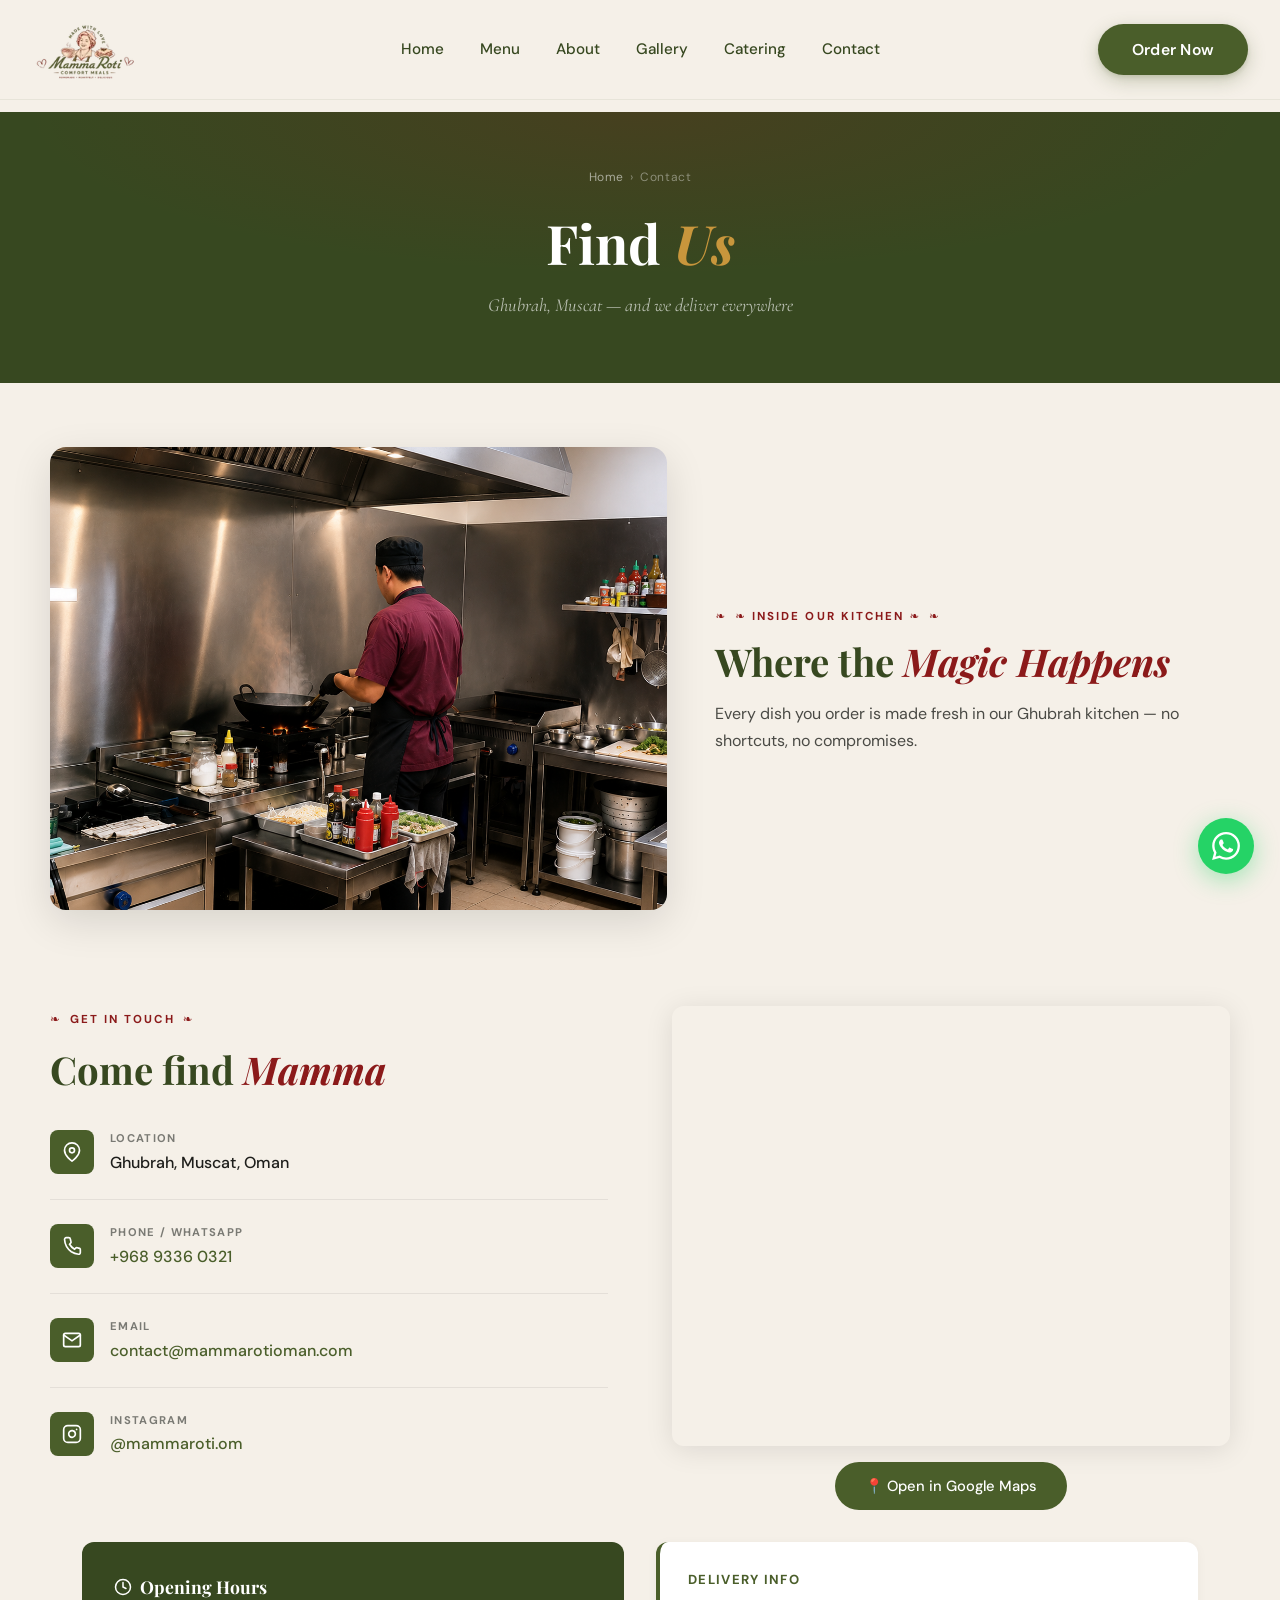
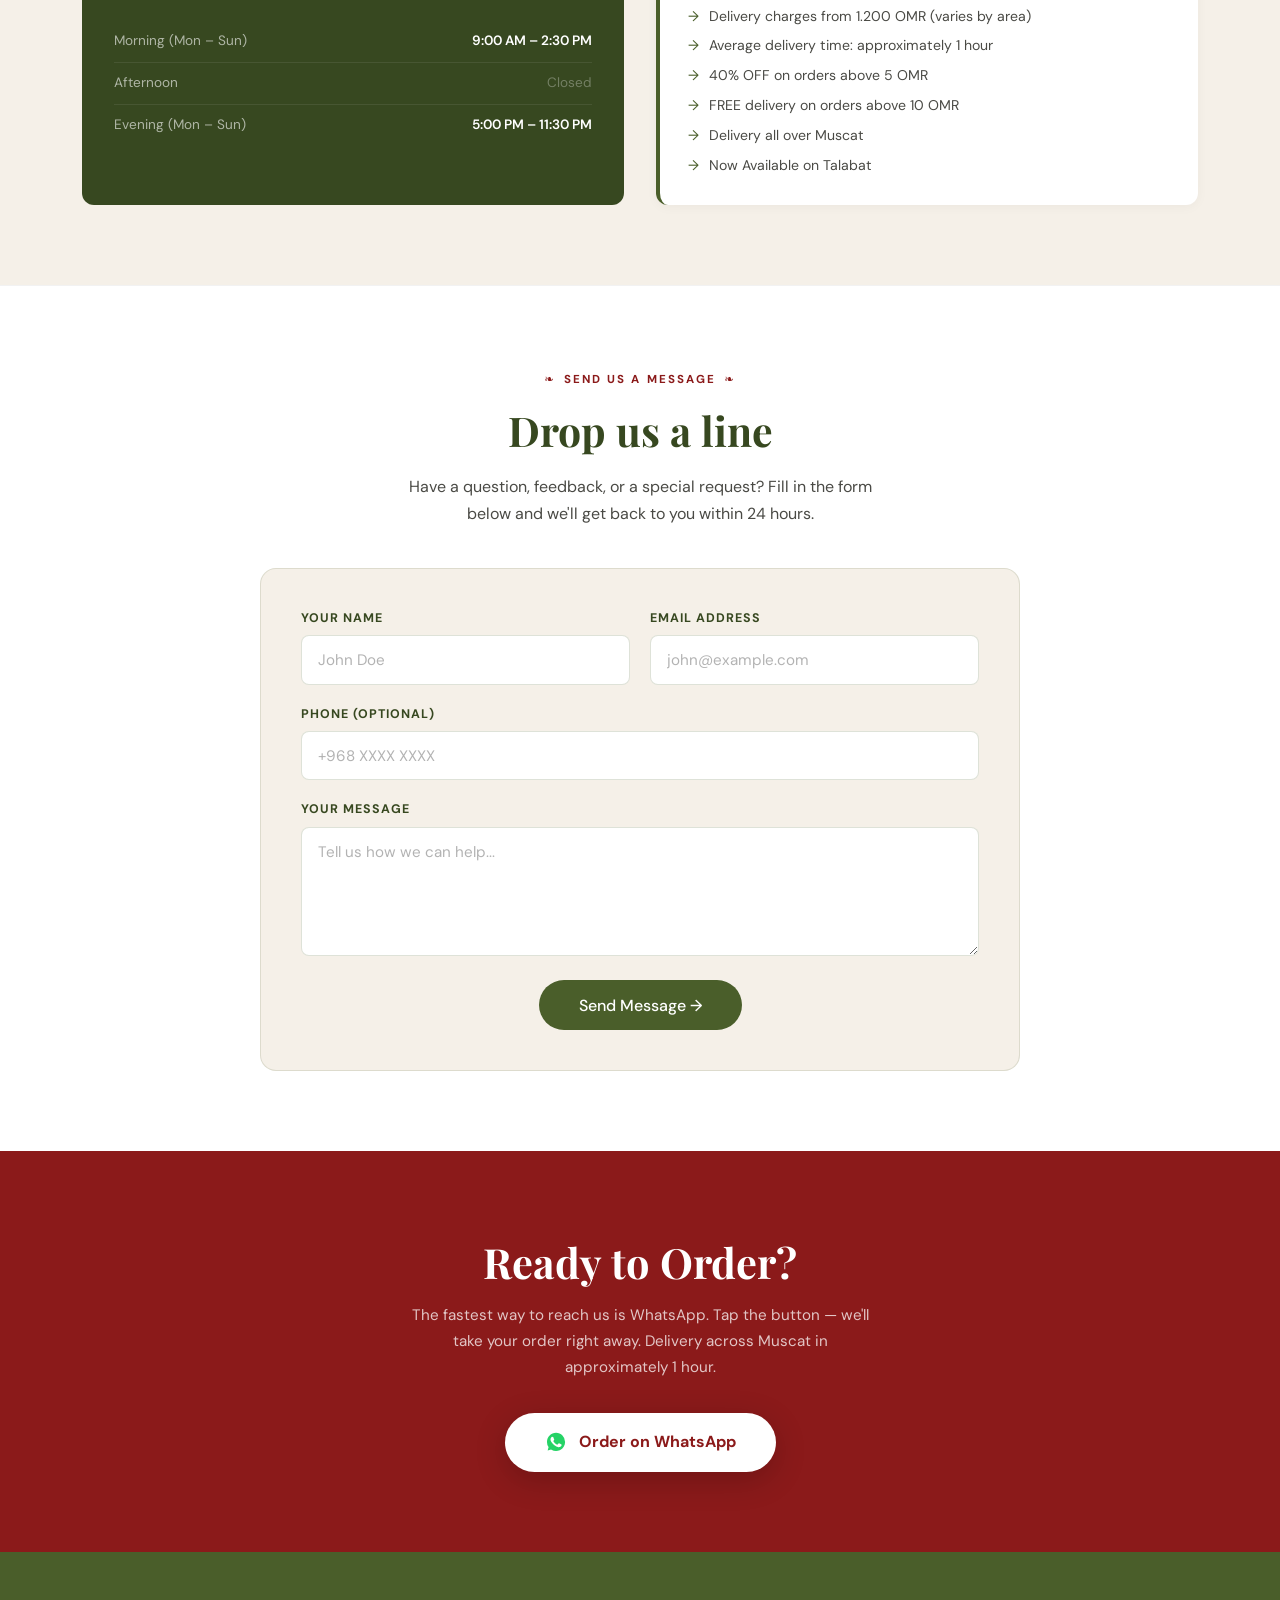
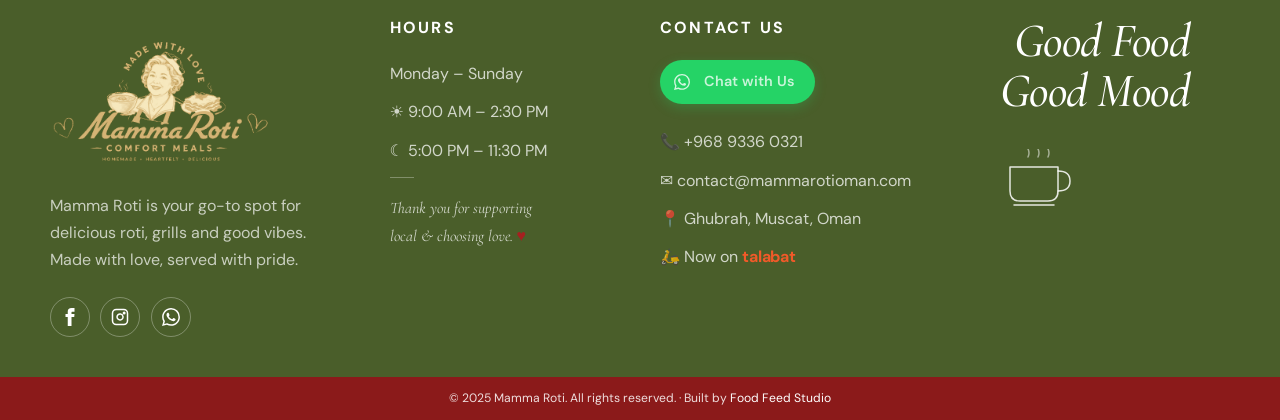
<file: contact.html>
<!DOCTYPE html>
<html lang="en">
<head>
<meta charset="UTF-8"/>
<meta name="viewport" content="width=device-width,initial-scale=1.0"/>
<title>Contact Mamma Roti | Indian Restaurant Ghubrah, Muscat</title>
<meta name="description" content="Get in touch with Mamma Roti — Indian cloud kitchen in Al Ghubrah, Muscat. WhatsApp +968 9336 0321, email contact@mammarotioman.com, or visit our kitchen in Oman."/>
<meta name="keywords" content="Mamma Roti contact, Indian food Ghubrah, Indian delivery Muscat phone, order Indian food Muscat WhatsApp"/>
<meta name="robots" content="index,follow,max-image-preview:large"/>
<meta name="geo.region" content="OM-MA"/>
<meta name="geo.placename" content="Muscat"/>
<meta name="geo.position" content="23.6070;58.5698"/>

<meta property="og:type" content="website"/>
<meta property="og:title" content="Contact — Mamma Roti Muscat"/>
<meta property="og:description" content="Find us in Ghubrah, Muscat. Order on WhatsApp."/>
<meta property="og:url" content="https://mammarotioman.com/contact.html"/>
<meta property="og:image" content="https://mammarotioman.com/og-image.jpg"/>

<link rel="canonical" href="https://mammarotioman.com/contact.html"/>
<link rel="icon" type="image/svg+xml" href="favicon.svg"/>
<link rel="icon" type="image/png" sizes="96x96" href="favicon-96x96.png"/>
<link rel="shortcut icon" href="favicon.ico"/>
<link rel="apple-touch-icon" sizes="180x180" href="apple-touch-icon.png"/>
<link rel="manifest" href="site.webmanifest"/>
<meta name="theme-color" content="#8b1a1a"/>

<link rel="preconnect" href="https://fonts.googleapis.com"/>
<link rel="preconnect" href="https://fonts.gstatic.com" crossorigin/>
<link href="https://fonts.googleapis.com/css2?family=Playfair+Display:ital,wght@0,400;0,700;0,800;0,900;1,400;1,700;1,800&family=DM+Sans:wght@400;500;600;700&family=Cormorant+Garamond:ital,wght@0,400;0,600;1,400;1,600&family=Caveat:wght@400;700&display=swap" rel="stylesheet"/>

<script type="application/ld+json">
{
  "@context": "https://schema.org",
  "@type": "ContactPage",
  "name": "Contact Mamma Roti",
  "url": "https://mammarotioman.com/contact.html",
  "mainEntity": {
    "@type": "Restaurant",
    "name": "Mamma Roti",
    "telephone": "+96893360321",
    "email": "contact@mammarotioman.com",
    "address": {
      "@type": "PostalAddress",
      "streetAddress": "Ghubrah",
      "addressLocality": "Muscat",
      "addressCountry": "OM"
    },
    "geo": {"@type": "GeoCoordinates", "latitude": 23.6070, "longitude": 58.5698}
  }
}
</script>

<link rel="stylesheet" href="style.css"/>
</head>
<body>

<nav class="navbar" id="nb">
  <div class="nav-inner">
    <a href="index.html" class="nav-logo"><img src="logo.webp" alt="Mamma Roti — Authentic Indian Cloud Kitchen Muscat" width="140" height="95"/></a>    <ul class="nav-links">
      <li><a href="index.html">Home</a></li>
      <li><a href="menu.html">Menu</a></li>
      <li><a href="about.html">About</a></li>
      <li><a href="gallery.html">Gallery</a></li>
<li><a href="catering.html">Catering</a></li>
<li><a href="contact.html">Contact</a></li>
    </ul>
    <div class="nav-cta">
      <a href="https://api.whatsapp.com/send?phone=96893360321&text=Hi%20Mamma%20Roti%2C%20I%27d%20like%20to%20order!" class="nav-order" target="_blank" rel="noopener">Order Now</a>
    </div>
    <button class="nav-burger" id="burger" aria-label="Menu"><span></span><span></span><span></span></button>
  </div>
</nav>
<div class="nav-mobile" id="mobnav">
  <a href="index.html">Home</a>
  <a href="menu.html">Menu</a>
  <a href="about.html">About</a>
  <a href="gallery.html">Gallery</a>
  <a href="catering.html">Catering</a>
  <a href="contact.html">Contact</a>
  <a href="https://api.whatsapp.com/send?phone=96893360321&text=Hi%20Mamma%20Roti%2C%20I%27d%20like%20to%20order!" target="_blank" rel="noopener">Order Now →</a>
</div>

<div class="page-top">
  <div class="pg-hero">
    <div class="pg-hero-inner">
      <div class="breadcrumb"><a href="index.html">Home</a><span>›</span><span>Contact</span></div>
      <h1>Find <em>Us</em></h1>
      <p>Ghubrah, Muscat — and we deliver everywhere</p>
    </div>
  </div>
</div>
 <!-- KITCHEN PHOTO BANNER -->
 <section class="contact-kitchen-banner">
  <div class="contact-kitchen-banner-inner">
    <img src="images/contact-kitchen.jpg" alt="Inside the Mamma Roti kitchen in Ghubrah, Muscat" loading="lazy"/>
    <div class="contact-kitchen-caption">
      <span class="eyebrow">❧ INSIDE OUR KITCHEN ❧</span>
      <h2>Where the <em>Magic Happens</em></h2>
      <p>Every dish you order is made fresh in our Ghubrah kitchen — no shortcuts, no compromises.</p>
    </div>
  </div>
</section>

<section class="contact-wrap">
  <!-- TOP ROW: Contact info | Map -->
  <div class="contact-grid"id="contact">
    <div class="contact-left">
      <div class="eyebrow">Get in Touch</div>
      <h2>Come find <em>Mamma</em></h2>

      <div class="citem">
        <div class="cicon">
          <svg viewBox="0 0 24 24" fill="none" stroke="white" stroke-width="2" stroke-linecap="round"><path d="M21 10c0 7-9 13-9 13s-9-6-9-13a9 9 0 0118 0z"/><circle cx="12" cy="10" r="3"/></svg>
        </div>
        <div><div class="clabel">Location</div><div class="cval">Ghubrah, Muscat, Oman</div></div>
      </div>

      <div class="citem">
        <div class="cicon">
          <svg viewBox="0 0 24 24" fill="none" stroke="white" stroke-width="2" stroke-linecap="round"><path d="M22 16.92v3a2 2 0 01-2.18 2 19.79 19.79 0 01-8.63-3.07A19.5 19.5 0 013.07 4.18 2 2 0 015.05 2h3a2 2 0 012 1.72c.127.96.361 1.903.7 2.81a2 2 0 01-.45 2.11L9.09 9.91a16 16 0 006 6l1.27-1.27a2 2 0 012.11-.45c.907.339 1.85.573 2.81.7A2 2 0 0122 16.92z"/></svg>
        </div>
        <div><div class="clabel">Phone / WhatsApp</div><div class="cval"><a href="tel:+96893360321">+968 9336 0321</a></div></div>
      </div>

      <div class="citem">
        <div class="cicon">
          <svg viewBox="0 0 24 24" fill="none" stroke="white" stroke-width="2" stroke-linecap="round"><path d="M4 4h16c1.1 0 2 .9 2 2v12c0 1.1-.9 2-2 2H4c-1.1 0-2-.9-2-2V6c0-1.1.9-2 2-2z"/><polyline points="22,6 12,13 2,6"/></svg>
        </div>
        <div><div class="clabel">Email</div><div class="cval"><a href="mailto:contact@mammarotioman.com">contact@mammarotioman.com</a></div></div>
      </div>

      <div class="citem">
        <div class="cicon">
          <svg viewBox="0 0 24 24" fill="none" stroke="white" stroke-width="2" stroke-linecap="round"><rect x="2" y="2" width="20" height="20" rx="5"/><path d="M16 11.37A4 4 0 1112.63 8 4 4 0 0116 11.37z"/><line x1="17.5" y1="6.5" x2="17.51" y2="6.5"/></svg>
        </div>
        <div><div class="clabel">Instagram</div><div class="cval"><a href="https://instagram.com/mammaroti.om" target="_blank" rel="noopener">@mammaroti.om</a></div></div>
      </div>
    </div>

    <div class="contact-right">
      <div class="map-box">
        <iframe src="https://maps.google.com/maps?q=23.580743,58.398239&t=&z=16&ie=UTF8&iwloc=&output=embed" allowfullscreen="" loading="lazy" referrerpolicy="no-referrer-when-downgrade" title="Mamma Roti location Al Ghubrah South Muscat"></iframe>
      </div>
      <div class="map-btn">
        <a href="https://maps.app.goo.gl/YtAv3423eBfQ6n24A" class="btn btn-olive" target="_blank" rel="noopener">📍 Open in Google Maps</a>
      </div>
    </div>
  </div>

  <!-- BOTTOM ROW: Opening Hours | Delivery Info -->
  <div class="contact-bottom-grid">
    <div class="hours-card">
      <h4>
        <svg width="18" height="18" viewBox="0 0 24 24" fill="none" stroke="white" stroke-width="2" stroke-linecap="round"><circle cx="12" cy="12" r="10"/><polyline points="12 6 12 12 16 14"/></svg>
        Opening Hours
      </h4>
      <div class="hrow"><span class="hday">Morning (Mon – Sun)</span><span class="htime">9:00 AM – 2:30 PM</span></div>
      <div class="hrow"><span class="hday">Afternoon</span><span class="htime closed">Closed</span></div>
      <div class="hrow"><span class="hday">Evening (Mon – Sun)</span><span class="htime">5:00 PM – 11:30 PM</span></div>
    </div>

    <div class="del-box">
      <h4>Delivery Info</h4>
      <ul class="del-list">
        <li>Delivery charges from 1.200 OMR (varies by area)</li>
        <li>Average delivery time: approximately 1 hour</li>
        <li>40% OFF on orders above 5 OMR</li>
        <li>FREE delivery on orders above 10 OMR</li>
        <li>Delivery all over Muscat</li>
        <li>Now Available on Talabat</li>

      </ul>
    </div>
  </div>
</section>

<!-- CONTACT FORM -->
<section class="form-section">
  <div class="form-wrap">
    <div class="form-intro">
      <div class="eyebrow">Send us a message</div>
      <h2>Drop us a line</h2>
      <p>Have a question, feedback, or a special request? Fill in the form below and we'll get back to you within 24 hours.</p>
    </div>

    <form name="contact" method="POST" data-netlify="true" netlify-honeypot="bot-field" action="/thank-you.html" class="cform">
      <input type="hidden" name="form-name" value="contact"/>
      <p class="hidden-field"><label>Don't fill this out: <input name="bot-field"/></label></p>

      <div class="cform-row">
        <div class="cform-field">
          <label for="cf-name">Your Name</label>
          <input type="text" id="cf-name" name="name" placeholder="John Doe" required/>
        </div>
        <div class="cform-field">
          <label for="cf-email">Email Address</label>
          <input type="email" id="cf-email" name="email" placeholder="john@example.com" required/>
        </div>
      </div>

      <div class="cform-field">
        <label for="cf-phone">Phone (Optional)</label>
        <input type="tel" id="cf-phone" name="phone" placeholder="+968 XXXX XXXX"/>
      </div>

      <div class="cform-field">
        <label for="cf-message">Your Message</label>
        <textarea id="cf-message" name="message" rows="5" placeholder="Tell us how we can help..." required></textarea>
      </div>

      <div class="cform-submit">
        <button type="submit" class="btn btn-olive">Send Message →</button>
      </div>
    </form>
  </div>
</section>

<section class="wa-order">
  <div>
    <h2>Ready to Order?</h2>
    <p>The fastest way to reach us is WhatsApp. Tap the button — we'll take your order right away. Delivery across Muscat in approximately 1 hour.</p>
    <a href="https://api.whatsapp.com/send?phone=96893360321&text=Hi%20Mamma%20Roti!%20I%27d%20like%20to%20place%20an%20order.%0A%0AName%3A%0AAddress%3A%0AOrder%3A" class="wa-big-btn" target="_blank" rel="noopener">
      <svg viewBox="0 0 24 24" fill="#25D366"><path d="M17.472 14.382c-.297-.149-1.758-.867-2.03-.967-.273-.099-.471-.148-.67.15-.197.297-.767.966-.94 1.164-.173.199-.347.223-.644.075-.297-.15-1.255-.463-2.39-1.475-.883-.788-1.48-1.761-1.653-2.059-.173-.297-.018-.458.13-.606.134-.133.298-.347.446-.52.149-.174.198-.298.298-.497.099-.198.05-.371-.025-.52-.075-.149-.669-1.612-.916-2.207-.242-.579-.487-.5-.669-.51-.173-.008-.371-.01-.57-.01-.198 0-.52.074-.792.372-.272.297-1.04 1.016-1.04 2.479 0 1.462 1.065 2.875 1.213 3.074.149.198 2.096 3.2 5.077 4.487.709.306 1.262.489 1.694.625.712.227 1.36.195 1.871.118.571-.085 1.758-.719 2.006-1.413.248-.694.248-1.289.173-1.413-.074-.124-.272-.198-.57-.347m-5.421 7.403h-.004a9.87 9.87 0 01-5.031-1.378l-.361-.214-3.741.982.998-3.648-.235-.374a9.86 9.86 0 01-1.51-5.26c.001-5.45 4.436-9.884 9.888-9.884 2.64 0 5.122 1.03 6.988 2.898a9.825 9.825 0 012.893 6.994c-.003 5.45-4.437 9.884-9.885 9.884"/></svg>
      Order on WhatsApp
    </a>
  </div>
</section>

<!-- FOOTER -->
<footer>
  <div class="ft-grid">
    <div class="ft-brand">
      <img src="logo-footer.png" alt="Mamma Roti"/>
      <p>Mamma Roti is your go-to spot for delicious roti, grills and good vibes. Made with love, served with pride.</p>
      <div class="ft-social">
        <a href="https://facebook.com/mammarotioman" target="_blank" rel="noopener" aria-label="Facebook">
          <svg viewBox="0 0 24 24" fill="currentColor"><path d="M9 8h-3v4h3v12h5V12h3.642L18 8h-4V6.333C14 5.378 14.192 5 15.115 5H18V0h-3.808C10.596 0 9 1.583 9 4.615V8z"/></svg>
        </a>
        <a href="https://instagram.com/mammaroti.om" target="_blank" rel="noopener" aria-label="Instagram">
          <svg viewBox="0 0 24 24" fill="none" stroke="currentColor" stroke-width="2"><rect x="2" y="2" width="20" height="20" rx="5"/><path d="M16 11.37A4 4 0 1112.63 8 4 4 0 0116 11.37z"/><circle cx="17.5" cy="6.5" r="1" fill="currentColor"/></svg>
        </a>
        <a href="https://api.whatsapp.com/send?phone=96893360321" target="_blank" rel="noopener" aria-label="WhatsApp">
          <svg viewBox="0 0 24 24" fill="currentColor"><path d="M17.472 14.382c-.297-.149-1.758-.867-2.03-.967-.273-.099-.471-.148-.67.15-.197.297-.767.966-.94 1.164-.173.199-.347.223-.644.075-.297-.15-1.255-.463-2.39-1.475-.883-.788-1.48-1.761-1.653-2.059-.173-.297-.018-.458.13-.606.134-.133.298-.347.446-.52.149-.174.198-.298.298-.497.099-.198.05-.371-.025-.52-.075-.149-.669-1.612-.916-2.207-.242-.579-.487-.5-.669-.51-.173-.008-.371-.01-.57-.01-.198 0-.52.074-.792.372-.272.297-1.04 1.016-1.04 2.479 0 1.462 1.065 2.875 1.213 3.074.149.198 2.096 3.2 5.077 4.487.709.306 1.262.489 1.694.625.712.227 1.36.195 1.871.118.571-.085 1.758-.719 2.006-1.413.248-.694.248-1.289.173-1.413-.074-.124-.272-.198-.57-.347m-5.421 7.403h-.004a9.87 9.87 0 01-5.031-1.378l-.361-.214-3.741.982.998-3.648-.235-.374a9.86 9.86 0 01-1.51-5.26c.001-5.45 4.436-9.884 9.888-9.884 2.64 0 5.122 1.03 6.988 2.898a9.825 9.825 0 012.893 6.994c-.003 5.45-4.437 9.884-9.885 9.884m8.413-18.297A11.815 11.815 0 0012.05 0C5.495 0 .16 5.335.157 11.892c0 2.096.547 4.142 1.588 5.945L.057 24l6.305-1.654a11.882 11.882 0 005.683 1.448h.005c6.554 0 11.89-5.335 11.893-11.893a11.821 11.821 0 00-3.48-8.413z"/></svg>
        </a>
      </div>
    </div>

    <div class="ft-col">
      <h4>Hours</h4>
      <p>Monday – Sunday</p>
      <p>☀ 9:00 AM – 2:30 PM</p>
      <p>☾ 5:00 PM – 11:30 PM</p>
      <div class="ft-hours-divider"></div>
      <p class="ft-thanks">Thank you for supporting<br/>local & choosing love. <span class="ft-heart">♥</span></p>
    </div>

    <div class="ft-col">
      <h4>Contact Us</h4>
      <p>
        <a href="https://api.whatsapp.com/send?phone=96893360321&text=Hi%20Mamma%20Roti!%20I'd%20like%20to%20place%20an%20order." target="_blank" rel="noopener" class="ft-whatsapp-pill">
          <svg viewBox="0 0 24 24" fill="currentColor" class="ft-wa-icon"><path d="M17.472 14.382c-.297-.149-1.758-.867-2.03-.967-.273-.099-.471-.148-.67.15-.197.297-.767.966-.94 1.164-.173.199-.347.223-.644.075-.297-.15-1.255-.463-2.39-1.475-.883-.788-1.48-1.761-1.653-2.059-.173-.297-.018-.458.13-.606.134-.133.298-.347.446-.52.149-.174.198-.298.298-.497.099-.198.05-.371-.025-.52-.075-.149-.669-1.612-.916-2.207-.242-.579-.487-.5-.669-.51-.173-.008-.371-.01-.57-.01-.198 0-.52.074-.792.372-.272.297-1.04 1.016-1.04 2.479 0 1.462 1.065 2.875 1.213 3.074.149.198 2.096 3.2 5.077 4.487.709.306 1.262.489 1.694.625.712.227 1.36.195 1.871.118.571-.085 1.758-.719 2.006-1.413.248-.694.248-1.289.173-1.413-.074-.124-.272-.198-.57-.347m-5.421 7.403h-.004a9.87 9.87 0 01-5.031-1.378l-.361-.214-3.741.982.998-3.648-.235-.374a9.86 9.86 0 01-1.51-5.26c.001-5.45 4.436-9.884 9.888-9.884 2.64 0 5.122 1.03 6.988 2.898a9.825 9.825 0 012.893 6.994c-.003 5.45-4.437 9.884-9.885 9.884m8.413-18.297A11.815 11.815 0 0012.05 0C5.495 0 .16 5.335.157 11.892c0 2.096.547 4.142 1.588 5.945L.057 24l6.305-1.654a11.882 11.882 0 005.683 1.448h.005c6.554 0 11.89-5.335 11.893-11.893a11.821 11.821 0 00-3.48-8.413z"/></svg>
          <span>Chat with Us</span>
        </a>
      </p>
      <p>📞 <a href="tel:+96893360321">+968 9336 0321</a></p>
      <p>✉ <a href="mailto:contact@mammarotioman.com">contact@mammarotioman.com</a></p>
      <p>📍 Ghubrah, Muscat, Oman</p>
      <p class="ft-talabat">🛵 Now on <span>talabat</span></p>
    </div>
<!-- Good Food Good Mood decorative column -->
<div class="ft-col ft-mood-col">
  <div class="ft-mood-text">Good Food<br/>Good Mood</div>
  <span class="ft-mood-coffee">
    <svg viewBox="0 0 78 60" fill="none" stroke="currentColor" stroke-width="1.5" stroke-linecap="round" stroke-linejoin="round" xmlns="http://www.w3.org/2000/svg">
      <path d="M28 8 Q30 4 28 0 M38 8 Q40 4 38 0 M48 8 Q50 4 48 0" opacity=".6"/>
      <path d="M10 18 L10 42 Q10 52 20 52 L48 52 Q58 52 58 42 L58 18 Z"/>
      <path d="M58 22 Q70 22 70 32 Q70 42 58 42"/>
      <line x1="14" y1="56" x2="54" y2="56"/>
    </svg>
  </span>
</div>

  </div>

  

  <div class="ft-bottom">
    <p>© 2025 Mamma Roti. All rights reserved. · Built by <a href="https://foodfeedstudio.com/" target="_blank" rel="noopener">Food Feed Studio</a></p>
  </div>
</footer>

<a href="https://api.whatsapp.com/send?phone=96893360321&text=Hi%20Mamma%20Roti!" class="wa-float" target="_blank" rel="noopener" aria-label="WhatsApp">
  <svg viewBox="0 0 24 24" fill="white"><path d="M17.472 14.382c-.297-.149-1.758-.867-2.03-.967-.273-.099-.471-.148-.67.15-.197.297-.767.966-.94 1.164-.173.199-.347.223-.644.075-.297-.15-1.255-.463-2.39-1.475-.883-.788-1.48-1.761-1.653-2.059-.173-.297-.018-.458.13-.606.134-.133.298-.347.446-.52.149-.174.198-.298.298-.497.099-.198.05-.371-.025-.52-.075-.149-.669-1.612-.916-2.207-.242-.579-.487-.5-.669-.51-.173-.008-.371-.01-.57-.01-.198 0-.52.074-.792.372-.272.297-1.04 1.016-1.04 2.479 0 1.462 1.065 2.875 1.213 3.074.149.198 2.096 3.2 5.077 4.487.709.306 1.262.489 1.694.625.712.227 1.36.195 1.871.118.571-.085 1.758-.719 2.006-1.413.248-.694.248-1.289.173-1.413-.074-.124-.272-.198-.57-.347m-5.421 7.403h-.004a9.87 9.87 0 01-5.031-1.378l-.361-.214-3.741.982.998-3.648-.235-.374a9.86 9.86 0 01-1.51-5.26c.001-5.45 4.436-9.884 9.888-9.884 2.64 0 5.122 1.03 6.988 2.898a9.825 9.825 0 012.893 6.994c-.003 5.45-4.437 9.884-9.885 9.884m8.413-18.297A11.815 11.815 0 0012.05 0C5.495 0 .16 5.335.157 11.892c0 2.096.547 4.142 1.588 5.945L.057 24l6.305-1.654a11.882 11.882 0 005.683 1.448h.005c6.554 0 11.89-5.335 11.893-11.893a11.821 11.821 0 00-3.48-8.413z"/></svg>
</a>

<script>
window.addEventListener('scroll',()=>document.getElementById('nb').classList.toggle('scrolled',scrollY>20));
document.getElementById('burger').addEventListener('click',()=>document.getElementById('mobnav').classList.toggle('open'));
</script>

<!-- Mobile sticky CTA bar -->
<div class="m-cta-bar">
  <a href="tel:+96893360321" class="m-cta-btn m-cta-call" aria-label="Call Mamma Roti">
    <svg viewBox="0 0 24 24" fill="none" stroke="currentColor" stroke-width="2" stroke-linecap="round" stroke-linejoin="round"><path d="M22 16.92v3a2 2 0 0 1-2.18 2 19.79 19.79 0 0 1-8.63-3.07 19.5 19.5 0 0 1-6-6 19.79 19.79 0 0 1-3.07-8.67A2 2 0 0 1 4.11 2h3a2 2 0 0 1 2 1.72 12.84 12.84 0 0 0 .7 2.81 2 2 0 0 1-.45 2.11L8.09 9.91a16 16 0 0 0 6 6l1.27-1.27a2 2 0 0 1 2.11-.45 12.84 12.84 0 0 0 2.81.7A2 2 0 0 1 22 16.92z"/></svg>
    <span>Call</span>
  </a>
  <a href="https://api.whatsapp.com/send?phone=96893360321&text=Hi%20Mamma%20Roti%2C%20I%27d%20like%20to%20order!" target="_blank" rel="noopener" class="m-cta-btn m-cta-primary" aria-label="WhatsApp Order">
    <svg viewBox="0 0 24 24" fill="currentColor"><path d="M17.472 14.382c-.297-.149-1.758-.867-2.03-.967-.273-.099-.471-.148-.67.15-.197.297-.767.966-.94 1.164-.173.199-.347.223-.644.075-.297-.15-1.255-.463-2.39-1.475-.883-.788-1.48-1.761-1.653-2.059-.173-.297-.018-.458.13-.606.134-.133.298-.347.446-.52.149-.174.198-.298.298-.497.099-.198.05-.371-.025-.52-.075-.149-.669-1.612-.916-2.207-.242-.579-.487-.5-.669-.51-.173-.008-.371-.01-.57-.01-.198 0-.52.074-.792.372-.272.297-1.04 1.016-1.04 2.479 0 1.462 1.065 2.875 1.213 3.074.149.198 2.096 3.2 5.077 4.487.709.306 1.262.489 1.694.625.712.227 1.36.195 1.871.118.571-.085 1.758-.719 2.006-1.413.248-.694.248-1.289.173-1.413-.074-.124-.272-.198-.57-.347m-5.421 7.403h-.004a9.87 9.87 0 01-5.031-1.378l-.361-.214-3.741.982.998-3.648-.235-.374a9.86 9.86 0 01-1.51-5.26c.001-5.45 4.436-9.884 9.888-9.884 2.64 0 5.122 1.03 6.988 2.898a9.825 9.825 0 012.893 6.994c-.003 5.45-4.437 9.884-9.885 9.884"/></svg>
    <span>WhatsApp Order</span>
  </a>
  <a href="menu.html" class="m-cta-btn m-cta-menu" aria-label="View Menu">
    <svg viewBox="0 0 24 24" fill="none" stroke="currentColor" stroke-width="2" stroke-linecap="round" stroke-linejoin="round"><path d="M14 2H6a2 2 0 0 0-2 2v16a2 2 0 0 0 2 2h12a2 2 0 0 0 2-2V8z"/><polyline points="14 2 14 8 20 8"/><line x1="8" y1="13" x2="16" y2="13"/><line x1="8" y1="17" x2="16" y2="17"/><line x1="8" y1="9" x2="10" y2="9"/></svg>
    <span>Menu</span>
  </a>
</div>

</body>
</html>
</file>
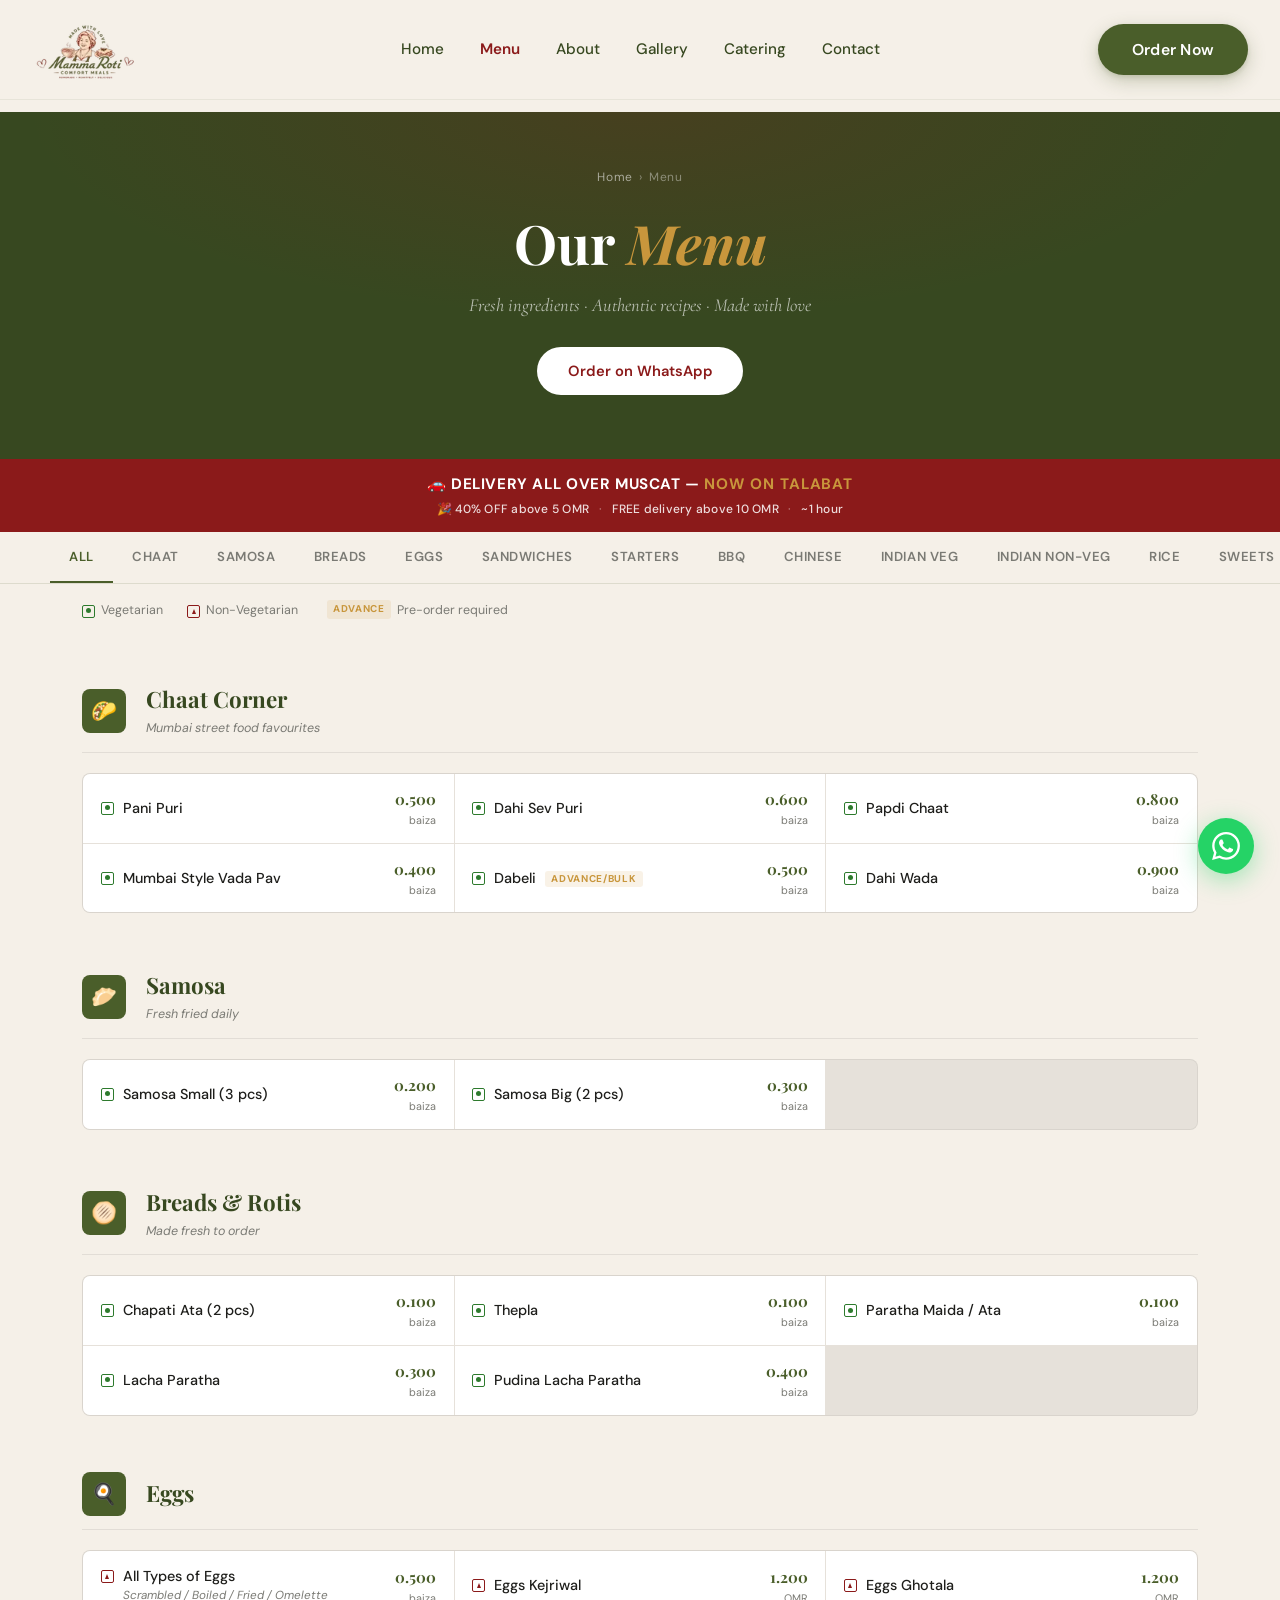
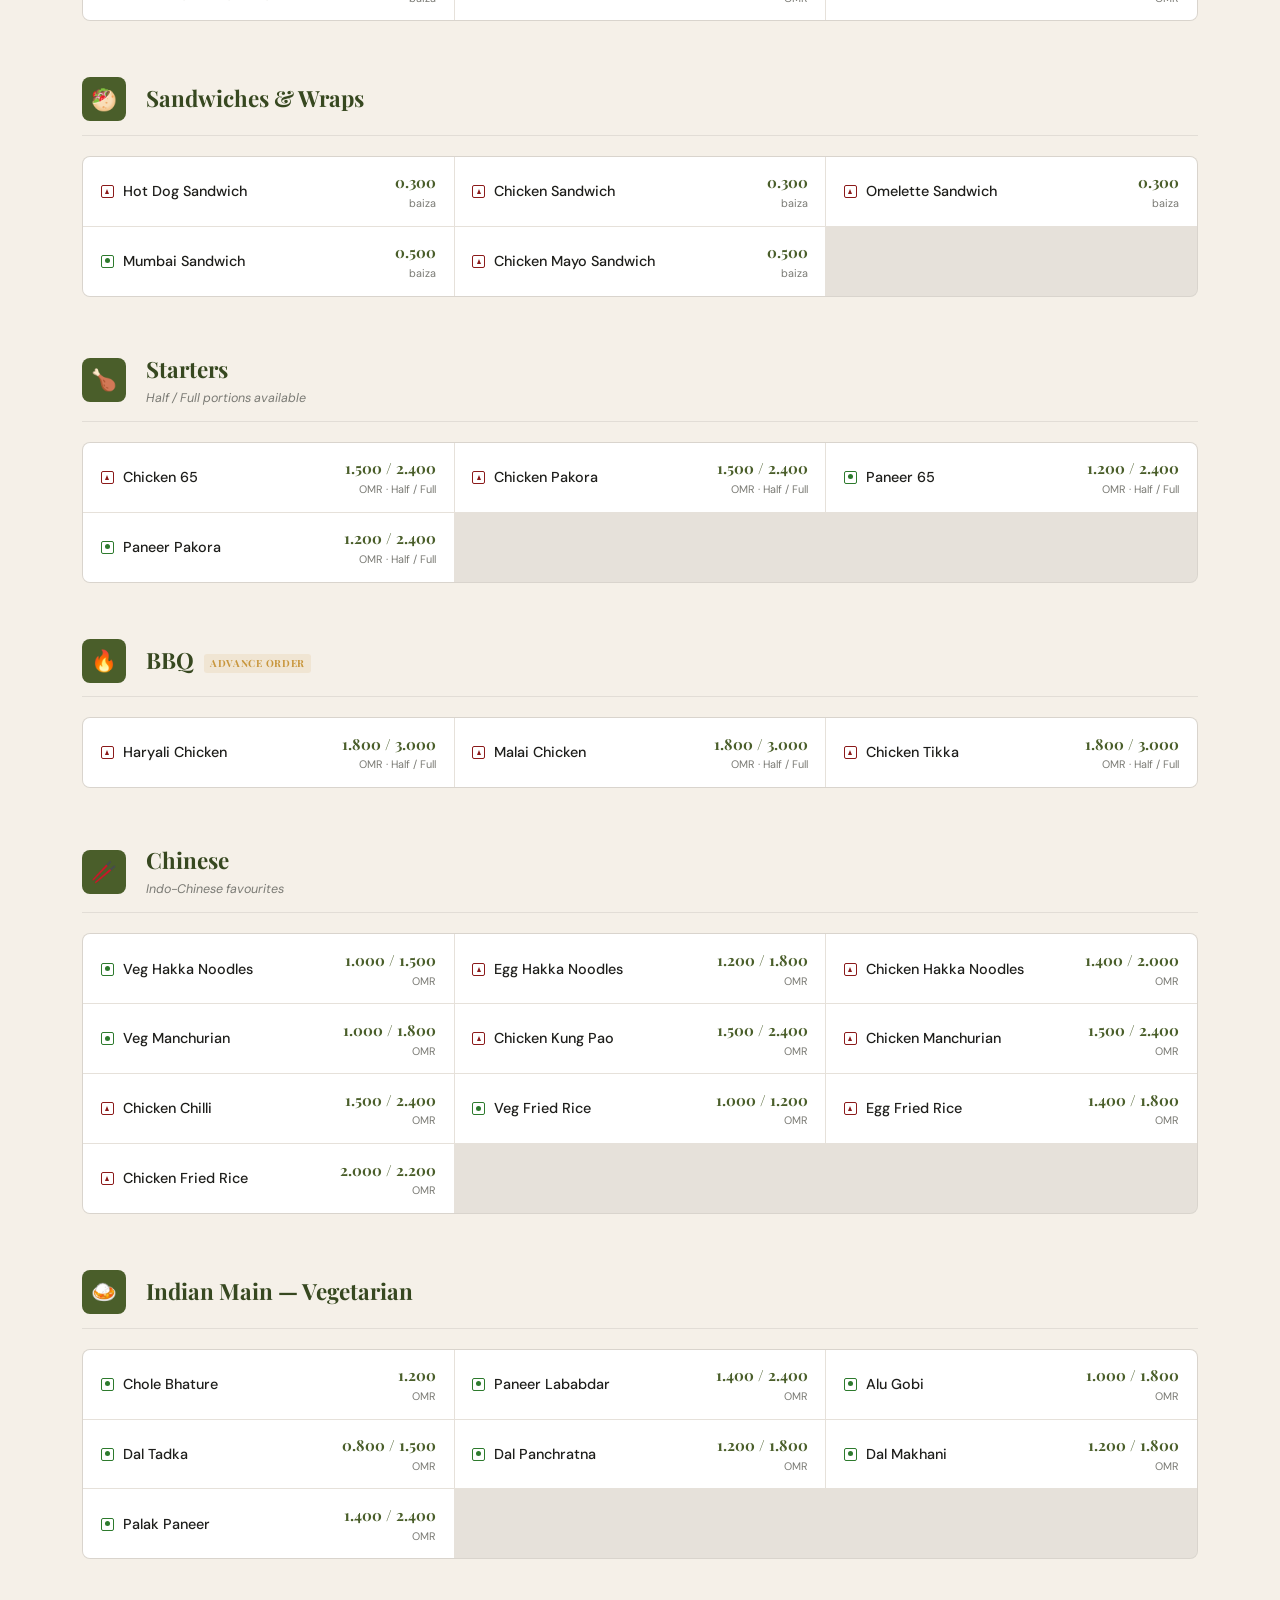
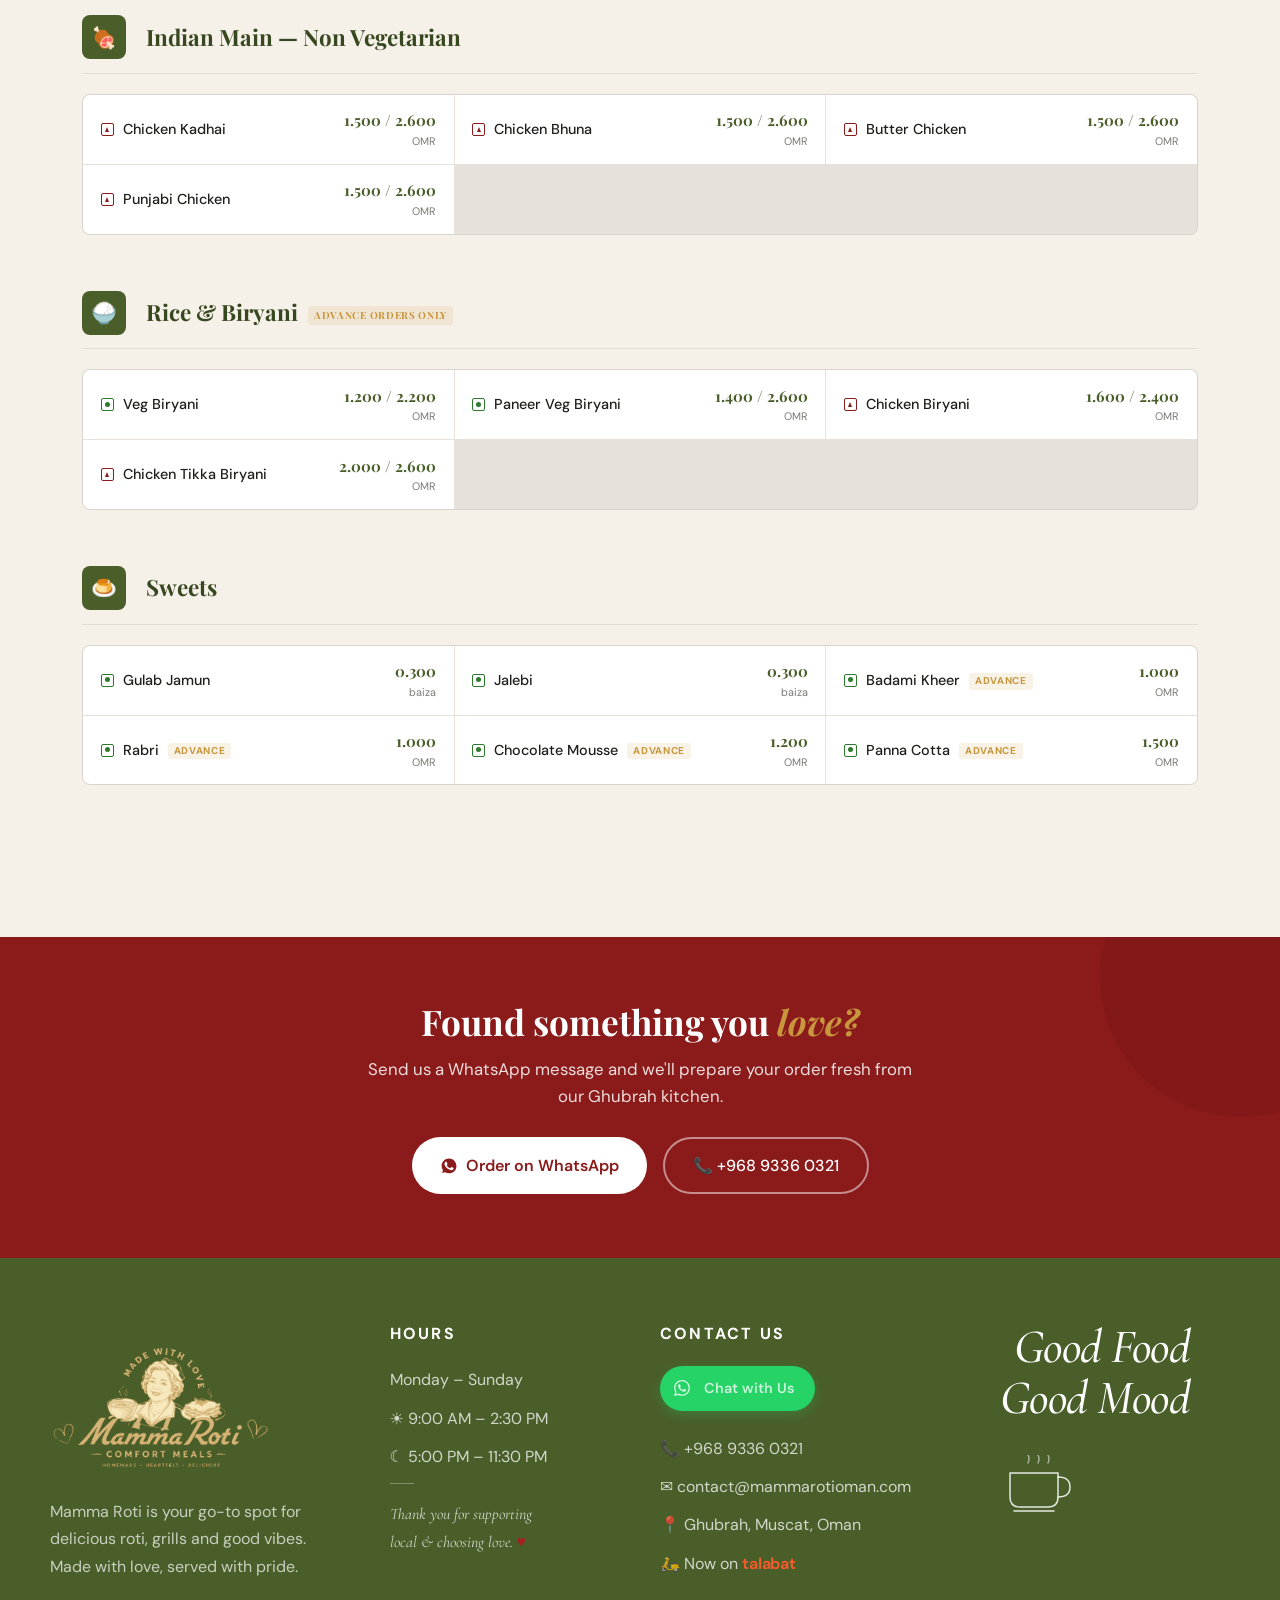
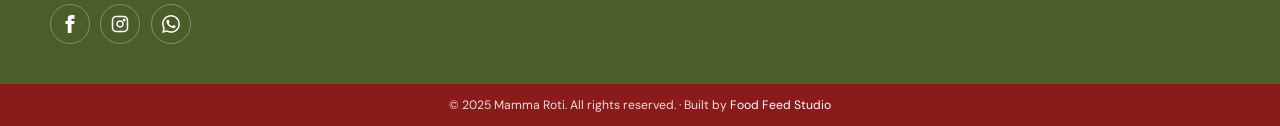
<file: menu.html>
<!DOCTYPE html>
<html lang="en">
<head>
<meta charset="UTF-8"/>
<meta name="viewport" content="width=device-width,initial-scale=1.0"/>
<title>Menu | Mamma Roti — Indian Food Muscat (Chaat, Biryani, BBQ)</title>
<meta name="description" content="Browse the full Mamma Roti menu — authentic Indian chaats, biryanis, curries, Indo-Chinese, breads, and sweets. Order delivery in Muscat on WhatsApp +968 9336 0321."/>
<meta name="keywords" content="Mamma Roti menu, Indian food menu Muscat, chaat Muscat, biryani Muscat Oman, butter chicken Muscat, cloud kitchen menu, Indian delivery Ghubrah"/>
<meta name="robots" content="index,follow,max-image-preview:large"/>
<meta name="geo.region" content="OM-MA"/>
<meta name="geo.placename" content="Muscat"/>

<meta property="og:type" content="website"/>
<meta property="og:title" content="Menu — Mamma Roti Muscat"/>
<meta property="og:description" content="Full Indian menu — chaats, biryanis, curries, Chinese, sweets. Made fresh daily."/>
<meta property="og:url" content="https://mammarotioman.com/menu.html"/>
<meta property="og:image" content="https://mammarotioman.com/og-image.jpg"/>

<link rel="canonical" href="https://mammarotioman.com/menu.html"/>
<link rel="icon" type="image/svg+xml" href="favicon.svg"/>
<link rel="icon" type="image/png" sizes="96x96" href="favicon-96x96.png"/>
<link rel="shortcut icon" href="favicon.ico"/>
<link rel="apple-touch-icon" sizes="180x180" href="apple-touch-icon.png"/>
<link rel="manifest" href="site.webmanifest"/>
<meta name="theme-color" content="#8b1a1a"/>

<link rel="preconnect" href="https://fonts.googleapis.com"/>
<link rel="preconnect" href="https://fonts.gstatic.com" crossorigin/>
<link href="https://fonts.googleapis.com/css2?family=Playfair+Display:ital,wght@0,400;0,700;0,800;0,900;1,400;1,700;1,800&family=DM+Sans:wght@400;500;600;700&family=Cormorant+Garamond:ital,wght@0,400;0,600;1,400;1,600&family=Caveat:wght@400;700&display=swap" rel="stylesheet"/>

<script type="application/ld+json">
{
  "@context": "https://schema.org",
  "@type": "Menu",
  "name": "Mamma Roti Menu",
  "url": "https://mammarotioman.com/menu.html",
  "inLanguage": "en",
  "provider": {
    "@type": "Restaurant",
    "name": "Mamma Roti",
    "telephone": "+96893360321",
    "address": {"@type": "PostalAddress", "addressLocality": "Muscat", "addressCountry": "OM"}
  }
}
</script>

<link rel="stylesheet" href="style.css"/>
</head>
<body>

<nav class="navbar" id="nb">
  <div class="nav-inner">
    <a href="index.html" class="nav-logo"><img src="logo.webp" alt="Mamma Roti — Authentic Indian Cloud Kitchen Muscat" width="140" height="95"/></a>    <ul class="nav-links">
      <li><a href="index.html">Home</a></li>
      <li><a href="menu.html" class="active">Menu</a></li>
      <li><a href="about.html">About</a></li>
      <li><a href="gallery.html">Gallery</a></li>
<li><a href="catering.html">Catering</a></li>
<li><a href="contact.html">Contact</a></li>
    </ul>
    <div class="nav-cta">
      <a href="https://api.whatsapp.com/send?phone=96893360321&text=Hi%20Mamma%20Roti%2C%20I%27d%20like%20to%20order!" class="nav-order" target="_blank" rel="noopener">Order Now</a>
    </div>
    <button class="nav-burger" id="burger" aria-label="Menu"><span></span><span></span><span></span></button>
  </div>
</nav>
<div class="nav-mobile" id="mobnav">
  <a href="index.html">Home</a>
  <a href="menu.html">Menu</a>
  <a href="about.html">About</a>
  <a href="gallery.html">Gallery</a>
  <a href="catering.html">Catering</a>
  <a href="contact.html">Contact</a>
  <a href="https://api.whatsapp.com/send?phone=96893360321&text=Hi%20Mamma%20Roti%2C%20I%27d%20like%20to%20order!" target="_blank" rel="noopener">Order Now →</a>
</div>

<div class="page-top">
  <div class="pg-hero">
    <div class="pg-hero-inner">
      <div class="breadcrumb"><a href="index.html">Home</a><span>›</span><span>Menu</span></div>
      <h1>Our <em>Menu</em></h1>
      <p>Fresh ingredients · Authentic recipes · Made with love</p>
      <div style="margin-top:1.75rem">
        <a href="https://api.whatsapp.com/send?phone=96893360321&text=Hi%20Mamma%20Roti%2C%20I%27d%20like%20to%20order!" class="btn btn-white" target="_blank" rel="noopener">Order on WhatsApp</a>
      </div>
    </div>
  </div>
  <div class="del-strip">
    <span class="del-strip-main">🚗 DELIVERY ALL OVER MUSCAT — <strong>NOW ON TALABAT</strong></span>
  <span class="del-strip-sub">🎉 40% OFF above 5 OMR <span class="sep">·</span> FREE delivery above 10 OMR <span class="sep">·</span> ~1 hour</span>
  </div>

<div class="filter-bar">
  <div class="fb-inner">
    <button class="fbtab active" onclick="filt('all',this)">All</button>
    <button class="fbtab" onclick="filt('chaat',this)">Chaat</button>
    <button class="fbtab" onclick="filt('samosa',this)">Samosa</button>
    <button class="fbtab" onclick="filt('breads',this)">Breads</button>
    <button class="fbtab" onclick="filt('eggs',this)">Eggs</button>
    <button class="fbtab" onclick="filt('sandwiches',this)">Sandwiches</button>
    <button class="fbtab" onclick="filt('starters',this)">Starters</button>
    <button class="fbtab" onclick="filt('bbq',this)">BBQ</button>
    <button class="fbtab" onclick="filt('chinese',this)">Chinese</button>
    <button class="fbtab" onclick="filt('iveg',this)">Indian Veg</button>
    <button class="fbtab" onclick="filt('inveg',this)">Indian Non-Veg</button>
    <button class="fbtab" onclick="filt('rice',this)">Rice</button>
    <button class="fbtab" onclick="filt('sweets',this)">Sweets</button>
  </div>
</div>

<div class="legend">
  <div class="li"><div class="vd v"></div>Vegetarian</div>
  <div class="li"><div class="vd nv"></div>Non-Vegetarian</div>
  <div class="li"><span class="adv">Advance</span>Pre-order required</div>
</div>

<div class="menu-body" id="menu-items">
  <div class="msec" data-s="chaat" id="chaat">
    <div class="msec-hd"><div class="msec-icon">🌮</div><div><div class="msec-title">Chaat Corner</div><div class="msec-note">Mumbai street food favourites</div></div></div>
    <div class="mitems">
      <div class="mitem"><div class="ml"><div class="vd v"></div><div><div class="iname">Pani Puri</div></div></div><div class="iprice">0.500<span class="cur">baiza</span></div></div>
      <div class="mitem"><div class="ml"><div class="vd v"></div><div><div class="iname">Dahi Sev Puri</div></div></div><div class="iprice">0.600<span class="cur">baiza</span></div></div>
      <div class="mitem"><div class="ml"><div class="vd v"></div><div><div class="iname">Papdi Chaat</div></div></div><div class="iprice">0.800<span class="cur">baiza</span></div></div>
      <div class="mitem"><div class="ml"><div class="vd v"></div><div><div class="iname">Mumbai Style Vada Pav</div></div></div><div class="iprice">0.400<span class="cur">baiza</span></div></div>
      <div class="mitem"><div class="ml"><div class="vd v"></div><div><div class="iname">Dabeli <span class="adv">Advance/Bulk</span></div></div></div><div class="iprice">0.500<span class="cur">baiza</span></div></div>
      <div class="mitem"><div class="ml"><div class="vd v"></div><div><div class="iname">Dahi Wada</div></div></div><div class="iprice">0.900<span class="cur">baiza</span></div></div>
    </div>
  </div>

  <div class="msec" data-s="samosa" id="samosa">
    <div class="msec-hd"><div class="msec-icon">🥟</div><div><div class="msec-title">Samosa</div><div class="msec-note">Fresh fried daily</div></div></div>
    <div class="mitems">
      <div class="mitem"><div class="ml"><div class="vd v"></div><div><div class="iname">Samosa Small (3 pcs)</div></div></div><div class="iprice">0.200<span class="cur">baiza</span></div></div>
      <div class="mitem"><div class="ml"><div class="vd v"></div><div><div class="iname">Samosa Big (2 pcs)</div></div></div><div class="iprice">0.300<span class="cur">baiza</span></div></div>
    </div>
  </div>

  <div class="msec" data-s="breads" id="breads">
    <div class="msec-hd"><div class="msec-icon">🫓</div><div><div class="msec-title">Breads &amp; Rotis</div><div class="msec-note">Made fresh to order</div></div></div>
    <div class="mitems">
      <div class="mitem"><div class="ml"><div class="vd v"></div><div><div class="iname">Chapati Ata (2 pcs)</div></div></div><div class="iprice">0.100<span class="cur">baiza</span></div></div>
      <div class="mitem"><div class="ml"><div class="vd v"></div><div><div class="iname">Thepla</div></div></div><div class="iprice">0.100<span class="cur">baiza</span></div></div>
      <div class="mitem"><div class="ml"><div class="vd v"></div><div><div class="iname">Paratha Maida / Ata</div></div></div><div class="iprice">0.100<span class="cur">baiza</span></div></div>
      <div class="mitem"><div class="ml"><div class="vd v"></div><div><div class="iname">Lacha Paratha</div></div></div><div class="iprice">0.300<span class="cur">baiza</span></div></div>
      <div class="mitem"><div class="ml"><div class="vd v"></div><div><div class="iname">Pudina Lacha Paratha</div></div></div><div class="iprice">0.400<span class="cur">baiza</span></div></div>
    </div>
  </div>

  <div class="msec" data-s="eggs" id="eggs">
    <div class="msec-hd"><div class="msec-icon">🍳</div><div><div class="msec-title">Eggs</div></div></div>
    <div class="mitems">
      <div class="mitem"><div class="ml"><div class="vd nv"></div><div><div class="iname">All Types of Eggs</div><div class="inote">Scrambled / Boiled / Fried / Omelette</div></div></div><div class="iprice">0.500<span class="cur">baiza</span></div></div>
      <div class="mitem"><div class="ml"><div class="vd nv"></div><div><div class="iname">Eggs Kejriwal</div></div></div><div class="iprice">1.200<span class="cur">OMR</span></div></div>
      <div class="mitem"><div class="ml"><div class="vd nv"></div><div><div class="iname">Eggs Ghotala</div></div></div><div class="iprice">1.200<span class="cur">OMR</span></div></div>
    </div>
  </div>

  <div class="msec" data-s="sandwiches" id="sandwiches">
    <div class="msec-hd"><div class="msec-icon">🥙</div><div><div class="msec-title">Sandwiches &amp; Wraps</div></div></div>
    <div class="mitems">
      <div class="mitem"><div class="ml"><div class="vd nv"></div><div><div class="iname">Hot Dog Sandwich</div></div></div><div class="iprice">0.300<span class="cur">baiza</span></div></div>
      <div class="mitem"><div class="ml"><div class="vd nv"></div><div><div class="iname">Chicken Sandwich</div></div></div><div class="iprice">0.300<span class="cur">baiza</span></div></div>
      <div class="mitem"><div class="ml"><div class="vd nv"></div><div><div class="iname">Omelette Sandwich</div></div></div><div class="iprice">0.300<span class="cur">baiza</span></div></div>
      <div class="mitem"><div class="ml"><div class="vd v"></div><div><div class="iname">Mumbai Sandwich</div></div></div><div class="iprice">0.500<span class="cur">baiza</span></div></div>
      <div class="mitem"><div class="ml"><div class="vd nv"></div><div><div class="iname">Chicken Mayo Sandwich</div></div></div><div class="iprice">0.500<span class="cur">baiza</span></div></div>
    </div>
  </div>

  <div class="msec" data-s="starters" id="starters">
    <div class="msec-hd"><div class="msec-icon">🍗</div><div><div class="msec-title">Starters</div><div class="msec-note">Half / Full portions available</div></div></div>
    <div class="mitems">
      <div class="mitem"><div class="ml"><div class="vd nv"></div><div><div class="iname">Chicken 65</div></div></div><div class="iprice">1.500 / 2.400<span class="cur">OMR · Half / Full</span></div></div>
      <div class="mitem"><div class="ml"><div class="vd nv"></div><div><div class="iname">Chicken Pakora</div></div></div><div class="iprice">1.500 / 2.400<span class="cur">OMR · Half / Full</span></div></div>
      <div class="mitem"><div class="ml"><div class="vd v"></div><div><div class="iname">Paneer 65</div></div></div><div class="iprice">1.200 / 2.400<span class="cur">OMR · Half / Full</span></div></div>
      <div class="mitem"><div class="ml"><div class="vd v"></div><div><div class="iname">Paneer Pakora</div></div></div><div class="iprice">1.200 / 2.400<span class="cur">OMR · Half / Full</span></div></div>
    </div>
  </div>

  <div class="msec" data-s="bbq" id="bbq">
    <div class="msec-hd"><div class="msec-icon">🔥</div><div><div class="msec-title">BBQ <span class="adv">Advance Order</span></div></div></div>
    <div class="mitems">
      <div class="mitem"><div class="ml"><div class="vd nv"></div><div><div class="iname">Haryali Chicken</div></div></div><div class="iprice">1.800 / 3.000<span class="cur">OMR · Half / Full</span></div></div>
      <div class="mitem"><div class="ml"><div class="vd nv"></div><div><div class="iname">Malai Chicken</div></div></div><div class="iprice">1.800 / 3.000<span class="cur">OMR · Half / Full</span></div></div>
      <div class="mitem"><div class="ml"><div class="vd nv"></div><div><div class="iname">Chicken Tikka</div></div></div><div class="iprice">1.800 / 3.000<span class="cur">OMR · Half / Full</span></div></div>
    </div>
  </div>

  <div class="msec" data-s="chinese" id="chinese">
    <div class="msec-hd"><div class="msec-icon">🥢</div><div><div class="msec-title">Chinese</div><div class="msec-note">Indo-Chinese favourites</div></div></div>
    <div class="mitems">
      <div class="mitem"><div class="ml"><div class="vd v"></div><div><div class="iname">Veg Hakka Noodles</div></div></div><div class="iprice">1.000 / 1.500<span class="cur">OMR</span></div></div>
      <div class="mitem"><div class="ml"><div class="vd nv"></div><div><div class="iname">Egg Hakka Noodles</div></div></div><div class="iprice">1.200 / 1.800<span class="cur">OMR</span></div></div>
      <div class="mitem"><div class="ml"><div class="vd nv"></div><div><div class="iname">Chicken Hakka Noodles</div></div></div><div class="iprice">1.400 / 2.000<span class="cur">OMR</span></div></div>
      <div class="mitem"><div class="ml"><div class="vd v"></div><div><div class="iname">Veg Manchurian</div></div></div><div class="iprice">1.000 / 1.800<span class="cur">OMR</span></div></div>
      <div class="mitem"><div class="ml"><div class="vd nv"></div><div><div class="iname">Chicken Kung Pao</div></div></div><div class="iprice">1.500 / 2.400<span class="cur">OMR</span></div></div>
      <div class="mitem"><div class="ml"><div class="vd nv"></div><div><div class="iname">Chicken Manchurian</div></div></div><div class="iprice">1.500 / 2.400<span class="cur">OMR</span></div></div>
      <div class="mitem"><div class="ml"><div class="vd nv"></div><div><div class="iname">Chicken Chilli</div></div></div><div class="iprice">1.500 / 2.400<span class="cur">OMR</span></div></div>
      <div class="mitem"><div class="ml"><div class="vd v"></div><div><div class="iname">Veg Fried Rice</div></div></div><div class="iprice">1.000 / 1.200<span class="cur">OMR</span></div></div>
      <div class="mitem"><div class="ml"><div class="vd nv"></div><div><div class="iname">Egg Fried Rice</div></div></div><div class="iprice">1.400 / 1.800<span class="cur">OMR</span></div></div>
      <div class="mitem"><div class="ml"><div class="vd nv"></div><div><div class="iname">Chicken Fried Rice</div></div></div><div class="iprice">2.000 / 2.200<span class="cur">OMR</span></div></div>
    </div>
  </div>

  <div class="msec" data-s="iveg" id="iveg">
    <div class="msec-hd"><div class="msec-icon">🍛</div><div><div class="msec-title">Indian Main — Vegetarian</div></div></div>
    <div class="mitems">
      <div class="mitem"><div class="ml"><div class="vd v"></div><div><div class="iname">Chole Bhature</div></div></div><div class="iprice">1.200<span class="cur">OMR</span></div></div>
      <div class="mitem"><div class="ml"><div class="vd v"></div><div><div class="iname">Paneer Lababdar</div></div></div><div class="iprice">1.400 / 2.400<span class="cur">OMR</span></div></div>
      <div class="mitem"><div class="ml"><div class="vd v"></div><div><div class="iname">Alu Gobi</div></div></div><div class="iprice">1.000 / 1.800<span class="cur">OMR</span></div></div>
      <div class="mitem"><div class="ml"><div class="vd v"></div><div><div class="iname">Dal Tadka</div></div></div><div class="iprice">0.800 / 1.500<span class="cur">OMR</span></div></div>
      <div class="mitem"><div class="ml"><div class="vd v"></div><div><div class="iname">Dal Panchratna</div></div></div><div class="iprice">1.200 / 1.800<span class="cur">OMR</span></div></div>
      <div class="mitem"><div class="ml"><div class="vd v"></div><div><div class="iname">Dal Makhani</div></div></div><div class="iprice">1.200 / 1.800<span class="cur">OMR</span></div></div>
      <div class="mitem"><div class="ml"><div class="vd v"></div><div><div class="iname">Palak Paneer</div></div></div><div class="iprice">1.400 / 2.400<span class="cur">OMR</span></div></div>
    </div>
  </div>

  <div class="msec" data-s="inveg" id="inveg">
    <div class="msec-hd"><div class="msec-icon">🍖</div><div><div class="msec-title">Indian Main — Non Vegetarian</div></div></div>
    <div class="mitems">
      <div class="mitem"><div class="ml"><div class="vd nv"></div><div><div class="iname">Chicken Kadhai</div></div></div><div class="iprice">1.500 / 2.600<span class="cur">OMR</span></div></div>
      <div class="mitem"><div class="ml"><div class="vd nv"></div><div><div class="iname">Chicken Bhuna</div></div></div><div class="iprice">1.500 / 2.600<span class="cur">OMR</span></div></div>
      <div class="mitem"><div class="ml"><div class="vd nv"></div><div><div class="iname">Butter Chicken</div></div></div><div class="iprice">1.500 / 2.600<span class="cur">OMR</span></div></div>
      <div class="mitem"><div class="ml"><div class="vd nv"></div><div><div class="iname">Punjabi Chicken</div></div></div><div class="iprice">1.500 / 2.600<span class="cur">OMR</span></div></div>
    </div>
  </div>

  <div class="msec" data-s="rice" id="rice">
    <div class="msec-hd"><div class="msec-icon">🍚</div><div><div class="msec-title">Rice &amp; Biryani <span class="adv">Advance Orders Only</span></div></div></div>
    <div class="mitems">
      <div class="mitem"><div class="ml"><div class="vd v"></div><div><div class="iname">Veg Biryani</div></div></div><div class="iprice">1.200 / 2.200<span class="cur">OMR</span></div></div>
      <div class="mitem"><div class="ml"><div class="vd v"></div><div><div class="iname">Paneer Veg Biryani</div></div></div><div class="iprice">1.400 / 2.600<span class="cur">OMR</span></div></div>
      <div class="mitem"><div class="ml"><div class="vd nv"></div><div><div class="iname">Chicken Biryani</div></div></div><div class="iprice">1.600 / 2.400<span class="cur">OMR</span></div></div>
      <div class="mitem"><div class="ml"><div class="vd nv"></div><div><div class="iname">Chicken Tikka Biryani</div></div></div><div class="iprice">2.000 / 2.600<span class="cur">OMR</span></div></div>
    </div>
  </div>

  <div class="msec" data-s="sweets" id="sweets">
    <div class="msec-hd"><div class="msec-icon">🍮</div><div><div class="msec-title">Sweets</div></div></div>
    <div class="mitems">
      <div class="mitem"><div class="ml"><div class="vd v"></div><div><div class="iname">Gulab Jamun</div></div></div><div class="iprice">0.300<span class="cur">baiza</span></div></div>
      <div class="mitem"><div class="ml"><div class="vd v"></div><div><div class="iname">Jalebi</div></div></div><div class="iprice">0.300<span class="cur">baiza</span></div></div>
      <div class="mitem"><div class="ml"><div class="vd v"></div><div><div class="iname">Badami Kheer <span class="adv">Advance</span></div></div></div><div class="iprice">1.000<span class="cur">OMR</span></div></div>
      <div class="mitem"><div class="ml"><div class="vd v"></div><div><div class="iname">Rabri <span class="adv">Advance</span></div></div></div><div class="iprice">1.000<span class="cur">OMR</span></div></div>
      <div class="mitem"><div class="ml"><div class="vd v"></div><div><div class="iname">Chocolate Mousse <span class="adv">Advance</span></div></div></div><div class="iprice">1.200<span class="cur">OMR</span></div></div>
      <div class="mitem"><div class="ml"><div class="vd v"></div><div><div class="iname">Panna Cotta <span class="adv">Advance</span></div></div></div><div class="iprice">1.500<span class="cur">OMR</span></div></div>
    </div>
  </div>
  
</div>

<!-- CTA — ready to order after menu -->
<section class="cta-band cta-band-red">
  <div class="cta-band-inner">
    <h3>Found something you <em>love?</em></h3>
    <p>Send us a WhatsApp message and we'll prepare your order fresh from our Ghubrah kitchen.</p>
    <div class="cta-band-actions">
      <a href="https://api.whatsapp.com/send?phone=96893360321&text=Hi%20Mamma%20Roti%2C%20I%27d%20like%20to%20order!" class="btn btn-white cta-btn-wa" target="_blank" rel="noopener">
        <svg viewBox="0 0 24 24" fill="currentColor" width="18" height="18"><path d="M17.472 14.382c-.297-.149-1.758-.867-2.03-.967-.273-.099-.471-.148-.67.15-.197.297-.767.966-.94 1.164-.173.199-.347.223-.644.075-.297-.15-1.255-.463-2.39-1.475-.883-.788-1.48-1.761-1.653-2.059-.173-.297-.018-.458.13-.606.134-.133.298-.347.446-.52.149-.174.198-.298.298-.497.099-.198.05-.371-.025-.52-.075-.149-.669-1.612-.916-2.207-.242-.579-.487-.5-.669-.51-.173-.008-.371-.01-.57-.01-.198 0-.52.074-.792.372-.272.297-1.04 1.016-1.04 2.479 0 1.462 1.065 2.875 1.213 3.074.149.198 2.096 3.2 5.077 4.487.709.306 1.262.489 1.694.625.712.227 1.36.195 1.871.118.571-.085 1.758-.719 2.006-1.413.248-.694.248-1.289.173-1.413-.074-.124-.272-.198-.57-.347m-5.421 7.403h-.004a9.87 9.87 0 01-5.031-1.378l-.361-.214-3.741.982.998-3.648-.235-.374a9.86 9.86 0 01-1.51-5.26c.001-5.45 4.436-9.884 9.888-9.884 2.64 0 5.122 1.03 6.988 2.898a9.825 9.825 0 012.893 6.994c-.003 5.45-4.437 9.884-9.885 9.884"/></svg>
        Order on WhatsApp
      </a>
      <a href="tel:+96893360321" class="btn btn-outline-white">📞 +968 9336 0321</a>
    </div>
  </div>
</section>
<!--
<div class="order-strip">
  <a href="https://api.whatsapp.com/send?phone=96893360321&text=Hi%20Mamma%20Roti%2C%20I%27d%20like%20to%20place%20an%20order!" target="_blank" rel="noopener">
    <svg width="16" height="16" viewBox="0 0 24 24" fill="white"><path d="M17.472 14.382c-.297-.149-1.758-.867-2.03-.967-.273-.099-.471-.148-.67.15-.197.297-.767.966-.94 1.164-.173.199-.347.223-.644.075-.297-.15-1.255-.463-2.39-1.475-.883-.788-1.48-1.761-1.653-2.059-.173-.297-.018-.458.13-.606.134-.133.298-.347.446-.52.149-.174.198-.298.298-.497.099-.198.05-.371-.025-.52-.075-.149-.669-1.612-.916-2.207-.242-.579-.487-.5-.669-.51-.173-.008-.371-.01-.57-.01-.198 0-.52.074-.792.372-.272.297-1.04 1.016-1.04 2.479 0 1.462 1.065 2.875 1.213 3.074.149.198 2.096 3.2 5.077 4.487.709.306 1.262.489 1.694.625.712.227 1.36.195 1.871.118.571-.085 1.758-.719 2.006-1.413.248-.694.248-1.289.173-1.413-.074-.124-.272-.198-.57-.347m-5.421 7.403h-.004a9.87 9.87 0 01-5.031-1.378l-.361-.214-3.741.982.998-3.648-.235-.374a9.86 9.86 0 01-1.51-5.26c.001-5.45 4.436-9.884 9.888-9.884 2.64 0 5.122 1.03 6.988 2.898a9.825 9.825 0 012.893 6.994c-.003 5.45-4.437 9.884-9.885 9.884"/></svg>
    Ready to order? Send us a WhatsApp →
  </a>
</div>
-->


<!-- FOOTER -->
<footer>
  <div class="ft-grid">
    <div class="ft-brand">
      <img src="logo-footer.png" alt="Mamma Roti"/>
      <p>Mamma Roti is your go-to spot for delicious roti, grills and good vibes. Made with love, served with pride.</p>
      <div class="ft-social">
        <a href="https://facebook.com/mammarotioman" target="_blank" rel="noopener" aria-label="Facebook">
          <svg viewBox="0 0 24 24" fill="currentColor"><path d="M9 8h-3v4h3v12h5V12h3.642L18 8h-4V6.333C14 5.378 14.192 5 15.115 5H18V0h-3.808C10.596 0 9 1.583 9 4.615V8z"/></svg>
        </a>
        <a href="https://instagram.com/mammaroti.om" target="_blank" rel="noopener" aria-label="Instagram">
          <svg viewBox="0 0 24 24" fill="none" stroke="currentColor" stroke-width="2"><rect x="2" y="2" width="20" height="20" rx="5"/><path d="M16 11.37A4 4 0 1112.63 8 4 4 0 0116 11.37z"/><circle cx="17.5" cy="6.5" r="1" fill="currentColor"/></svg>
        </a>
        <a href="https://api.whatsapp.com/send?phone=96893360321" target="_blank" rel="noopener" aria-label="WhatsApp">
          <svg viewBox="0 0 24 24" fill="currentColor"><path d="M17.472 14.382c-.297-.149-1.758-.867-2.03-.967-.273-.099-.471-.148-.67.15-.197.297-.767.966-.94 1.164-.173.199-.347.223-.644.075-.297-.15-1.255-.463-2.39-1.475-.883-.788-1.48-1.761-1.653-2.059-.173-.297-.018-.458.13-.606.134-.133.298-.347.446-.52.149-.174.198-.298.298-.497.099-.198.05-.371-.025-.52-.075-.149-.669-1.612-.916-2.207-.242-.579-.487-.5-.669-.51-.173-.008-.371-.01-.57-.01-.198 0-.52.074-.792.372-.272.297-1.04 1.016-1.04 2.479 0 1.462 1.065 2.875 1.213 3.074.149.198 2.096 3.2 5.077 4.487.709.306 1.262.489 1.694.625.712.227 1.36.195 1.871.118.571-.085 1.758-.719 2.006-1.413.248-.694.248-1.289.173-1.413-.074-.124-.272-.198-.57-.347m-5.421 7.403h-.004a9.87 9.87 0 01-5.031-1.378l-.361-.214-3.741.982.998-3.648-.235-.374a9.86 9.86 0 01-1.51-5.26c.001-5.45 4.436-9.884 9.888-9.884 2.64 0 5.122 1.03 6.988 2.898a9.825 9.825 0 012.893 6.994c-.003 5.45-4.437 9.884-9.885 9.884m8.413-18.297A11.815 11.815 0 0012.05 0C5.495 0 .16 5.335.157 11.892c0 2.096.547 4.142 1.588 5.945L.057 24l6.305-1.654a11.882 11.882 0 005.683 1.448h.005c6.554 0 11.89-5.335 11.893-11.893a11.821 11.821 0 00-3.48-8.413z"/></svg>
        </a>
      </div>
    </div>

    <div class="ft-col">
      <h4>Hours</h4>
      <p>Monday – Sunday</p>
      <p>☀ 9:00 AM – 2:30 PM</p>
      <p>☾ 5:00 PM – 11:30 PM</p>
      <div class="ft-hours-divider"></div>
      <p class="ft-thanks">Thank you for supporting<br/>local & choosing love. <span class="ft-heart">♥</span></p>
    </div>

    <div class="ft-col">
      <h4>Contact Us</h4>
      <p>
        <a href="https://api.whatsapp.com/send?phone=96893360321&text=Hi%20Mamma%20Roti!%20I'd%20like%20to%20place%20an%20order." target="_blank" rel="noopener" class="ft-whatsapp-pill">
          <svg viewBox="0 0 24 24" fill="currentColor" class="ft-wa-icon"><path d="M17.472 14.382c-.297-.149-1.758-.867-2.03-.967-.273-.099-.471-.148-.67.15-.197.297-.767.966-.94 1.164-.173.199-.347.223-.644.075-.297-.15-1.255-.463-2.39-1.475-.883-.788-1.48-1.761-1.653-2.059-.173-.297-.018-.458.13-.606.134-.133.298-.347.446-.52.149-.174.198-.298.298-.497.099-.198.05-.371-.025-.52-.075-.149-.669-1.612-.916-2.207-.242-.579-.487-.5-.669-.51-.173-.008-.371-.01-.57-.01-.198 0-.52.074-.792.372-.272.297-1.04 1.016-1.04 2.479 0 1.462 1.065 2.875 1.213 3.074.149.198 2.096 3.2 5.077 4.487.709.306 1.262.489 1.694.625.712.227 1.36.195 1.871.118.571-.085 1.758-.719 2.006-1.413.248-.694.248-1.289.173-1.413-.074-.124-.272-.198-.57-.347m-5.421 7.403h-.004a9.87 9.87 0 01-5.031-1.378l-.361-.214-3.741.982.998-3.648-.235-.374a9.86 9.86 0 01-1.51-5.26c.001-5.45 4.436-9.884 9.888-9.884 2.64 0 5.122 1.03 6.988 2.898a9.825 9.825 0 012.893 6.994c-.003 5.45-4.437 9.884-9.885 9.884m8.413-18.297A11.815 11.815 0 0012.05 0C5.495 0 .16 5.335.157 11.892c0 2.096.547 4.142 1.588 5.945L.057 24l6.305-1.654a11.882 11.882 0 005.683 1.448h.005c6.554 0 11.89-5.335 11.893-11.893a11.821 11.821 0 00-3.48-8.413z"/></svg>
          <span>Chat with Us</span>
        </a>
      </p>
      <p>📞 <a href="tel:+96893360321">+968 9336 0321</a></p>
      <p>✉ <a href="mailto:contact@mammarotioman.com">contact@mammarotioman.com</a></p>
      <p>📍 Ghubrah, Muscat, Oman</p>
      <p class="ft-talabat">🛵 Now on <span>talabat</span></p>
    </div>
<!-- Good Food Good Mood decorative column -->
<div class="ft-col ft-mood-col">
  <div class="ft-mood-text">Good Food<br/>Good Mood</div>
  <span class="ft-mood-coffee">
    <svg viewBox="0 0 78 60" fill="none" stroke="currentColor" stroke-width="1.5" stroke-linecap="round" stroke-linejoin="round" xmlns="http://www.w3.org/2000/svg">
      <path d="M28 8 Q30 4 28 0 M38 8 Q40 4 38 0 M48 8 Q50 4 48 0" opacity=".6"/>
      <path d="M10 18 L10 42 Q10 52 20 52 L48 52 Q58 52 58 42 L58 18 Z"/>
      <path d="M58 22 Q70 22 70 32 Q70 42 58 42"/>
      <line x1="14" y1="56" x2="54" y2="56"/>
    </svg>
  </span>
</div>

  </div>

  

  <div class="ft-bottom">
    <p>© 2025 Mamma Roti. All rights reserved. · Built by <a href="https://foodfeedstudio.com/" target="_blank" rel="noopener">Food Feed Studio</a></p>
  </div>
</footer>

<a href="https://api.whatsapp.com/send?phone=96893360321&text=Hi%20Mamma%20Roti!" class="wa-float" target="_blank" rel="noopener" aria-label="WhatsApp">
  <svg viewBox="0 0 24 24" fill="white"><path d="M17.472 14.382c-.297-.149-1.758-.867-2.03-.967-.273-.099-.471-.148-.67.15-.197.297-.767.966-.94 1.164-.173.199-.347.223-.644.075-.297-.15-1.255-.463-2.39-1.475-.883-.788-1.48-1.761-1.653-2.059-.173-.297-.018-.458.13-.606.134-.133.298-.347.446-.52.149-.174.198-.298.298-.497.099-.198.05-.371-.025-.52-.075-.149-.669-1.612-.916-2.207-.242-.579-.487-.5-.669-.51-.173-.008-.371-.01-.57-.01-.198 0-.52.074-.792.372-.272.297-1.04 1.016-1.04 2.479 0 1.462 1.065 2.875 1.213 3.074.149.198 2.096 3.2 5.077 4.487.709.306 1.262.489 1.694.625.712.227 1.36.195 1.871.118.571-.085 1.758-.719 2.006-1.413.248-.694.248-1.289.173-1.413-.074-.124-.272-.198-.57-.347m-5.421 7.403h-.004a9.87 9.87 0 01-5.031-1.378l-.361-.214-3.741.982.998-3.648-.235-.374a9.86 9.86 0 01-1.51-5.26c.001-5.45 4.436-9.884 9.888-9.884 2.64 0 5.122 1.03 6.988 2.898a9.825 9.825 0 012.893 6.994c-.003 5.45-4.437 9.884-9.885 9.884m8.413-18.297A11.815 11.815 0 0012.05 0C5.495 0 .16 5.335.157 11.892c0 2.096.547 4.142 1.588 5.945L.057 24l6.305-1.654a11.882 11.882 0 005.683 1.448h.005c6.554 0 11.89-5.335 11.893-11.893a11.821 11.821 0 00-3.48-8.413z"/></svg>
</a>

<script>
window.addEventListener('scroll',()=>document.getElementById('nb').classList.toggle('scrolled',scrollY>20));
document.getElementById('burger').addEventListener('click',()=>document.getElementById('mobnav').classList.toggle('open'));
function filt(s,btn){
  document.querySelectorAll('.fbtab').forEach(b=>b.classList.remove('active'));
  btn.classList.add('active');
  document.querySelectorAll('.msec').forEach(sec=>{sec.style.display=(s==='all'||sec.dataset.s===s)?'':'none'});
  if(s!=='all'){const t=document.getElementById(s);if(t)setTimeout(()=>t.scrollIntoView({behavior:'smooth',block:'start'}),50)}
}
</script>

<!-- Mobile sticky CTA bar -->
<div class="m-cta-bar">
  <a href="tel:+96893360321" class="m-cta-btn m-cta-call" aria-label="Call Mamma Roti">
    <svg viewBox="0 0 24 24" fill="none" stroke="currentColor" stroke-width="2" stroke-linecap="round" stroke-linejoin="round"><path d="M22 16.92v3a2 2 0 0 1-2.18 2 19.79 19.79 0 0 1-8.63-3.07 19.5 19.5 0 0 1-6-6 19.79 19.79 0 0 1-3.07-8.67A2 2 0 0 1 4.11 2h3a2 2 0 0 1 2 1.72 12.84 12.84 0 0 0 .7 2.81 2 2 0 0 1-.45 2.11L8.09 9.91a16 16 0 0 0 6 6l1.27-1.27a2 2 0 0 1 2.11-.45 12.84 12.84 0 0 0 2.81.7A2 2 0 0 1 22 16.92z"/></svg>
    <span>Call</span>
  </a>
  <a href="https://api.whatsapp.com/send?phone=96893360321&text=Hi%20Mamma%20Roti%2C%20I%27d%20like%20to%20order!" target="_blank" rel="noopener" class="m-cta-btn m-cta-primary" aria-label="WhatsApp Order">
    <svg viewBox="0 0 24 24" fill="currentColor"><path d="M17.472 14.382c-.297-.149-1.758-.867-2.03-.967-.273-.099-.471-.148-.67.15-.197.297-.767.966-.94 1.164-.173.199-.347.223-.644.075-.297-.15-1.255-.463-2.39-1.475-.883-.788-1.48-1.761-1.653-2.059-.173-.297-.018-.458.13-.606.134-.133.298-.347.446-.52.149-.174.198-.298.298-.497.099-.198.05-.371-.025-.52-.075-.149-.669-1.612-.916-2.207-.242-.579-.487-.5-.669-.51-.173-.008-.371-.01-.57-.01-.198 0-.52.074-.792.372-.272.297-1.04 1.016-1.04 2.479 0 1.462 1.065 2.875 1.213 3.074.149.198 2.096 3.2 5.077 4.487.709.306 1.262.489 1.694.625.712.227 1.36.195 1.871.118.571-.085 1.758-.719 2.006-1.413.248-.694.248-1.289.173-1.413-.074-.124-.272-.198-.57-.347m-5.421 7.403h-.004a9.87 9.87 0 01-5.031-1.378l-.361-.214-3.741.982.998-3.648-.235-.374a9.86 9.86 0 01-1.51-5.26c.001-5.45 4.436-9.884 9.888-9.884 2.64 0 5.122 1.03 6.988 2.898a9.825 9.825 0 012.893 6.994c-.003 5.45-4.437 9.884-9.885 9.884"/></svg>
    <span>WhatsApp Order</span>
  </a>
  <a href="menu.html" class="m-cta-btn m-cta-menu" aria-label="View Menu">
    <svg viewBox="0 0 24 24" fill="none" stroke="currentColor" stroke-width="2" stroke-linecap="round" stroke-linejoin="round"><path d="M14 2H6a2 2 0 0 0-2 2v16a2 2 0 0 0 2 2h12a2 2 0 0 0 2-2V8z"/><polyline points="14 2 14 8 20 8"/><line x1="8" y1="13" x2="16" y2="13"/><line x1="8" y1="17" x2="16" y2="17"/><line x1="8" y1="9" x2="10" y2="9"/></svg>
    <span>Menu</span>
  </a>
</div>


</body>
</html>
</file>
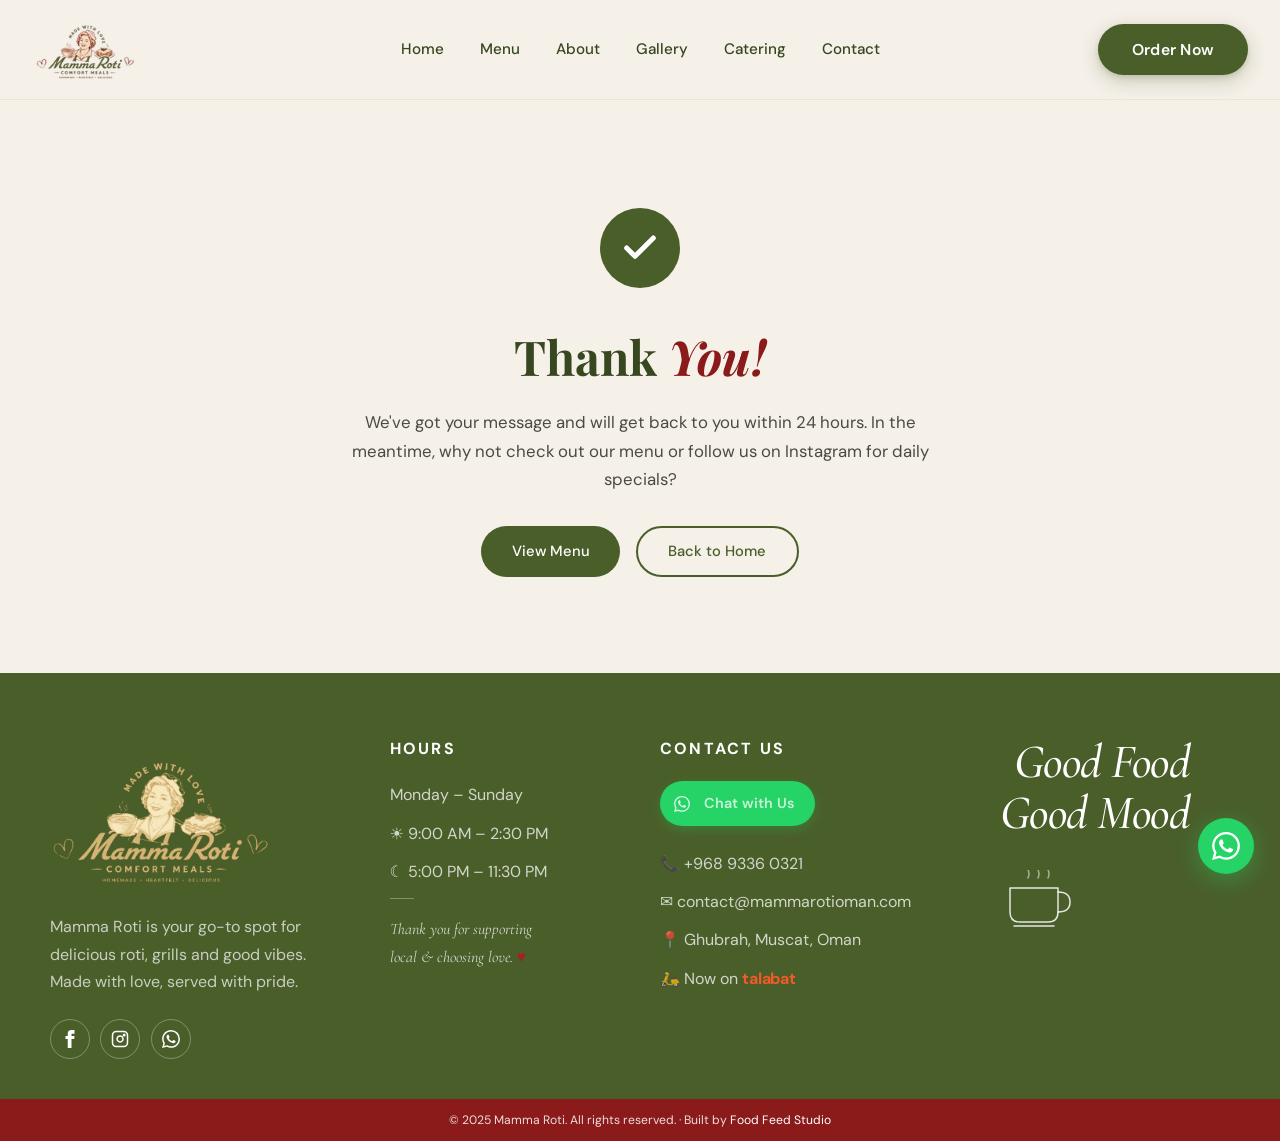
<file: thank-you.html>
<!DOCTYPE html>
<html lang="en">
<head>
<meta charset="UTF-8"/>
<meta name="viewport" content="width=device-width,initial-scale=1.0"/>
<title>Thank You | Mamma Roti — Indian Food Delivery Muscat</title>
<meta name="description" content="Thank you for contacting Mamma Roti. We'll get back to you shortly. In the meantime, browse our menu or order on WhatsApp."/>
<meta name="robots" content="noindex"/>
<link rel="icon" type="image/svg+xml" href="favicon.svg"/>
<link rel="icon" type="image/png" sizes="96x96" href="favicon-96x96.png"/>
<link rel="shortcut icon" href="favicon.ico"/>
<link rel="apple-touch-icon" sizes="180x180" href="apple-touch-icon.png"/>
<link rel="manifest" href="site.webmanifest"/>
<meta name="theme-color" content="#8b1a1a"/>

<link rel="preconnect" href="https://fonts.googleapis.com"/>
<link rel="preconnect" href="https://fonts.gstatic.com" crossorigin/>
<link href="https://fonts.googleapis.com/css2?family=Playfair+Display:ital,wght@0,400;0,700;0,800;0,900;1,400;1,700;1,800&family=DM+Sans:wght@400;500;600;700&family=Cormorant+Garamond:ital,wght@0,400;0,600;1,400;1,600&family=Caveat:wght@400;700&display=swap" rel="stylesheet"/>
<link rel="stylesheet" href="style.css"/>
</head>
<body>

<nav class="navbar" id="nb">
  <div class="nav-inner">
    <a href="index.html" class="nav-logo"><img src="logo.webp" alt="Mamma Roti — Authentic Indian Cloud Kitchen Muscat" width="140" height="95"/></a>    <ul class="nav-links">
      <li><a href="index.html">Home</a></li>
      <li><a href="menu.html">Menu</a></li>
      <li><a href="about.html">About</a></li>
      <li><a href="gallery.html">Gallery</a></li>
<li><a href="catering.html">Catering</a></li>
<li><a href="contact.html">Contact</a></li>
    </ul>
    <div class="nav-cta">
      <a href="https://api.whatsapp.com/send?phone=96893360321&text=Hi%20Mamma%20Roti%2C%20I%27d%20like%20to%20order!" class="nav-order" target="_blank" rel="noopener">Order Now</a>
    </div>
    <button class="nav-burger" id="burger" aria-label="Menu"><span></span><span></span><span></span></button>
  </div>
</nav>
<div class="nav-mobile" id="mobnav">
  <a href="index.html">Home</a>
  <a href="menu.html">Menu</a>
  <a href="about.html">About</a>
  <a href="gallery.html">Gallery</a>
  <a href="contact.html">Contact</a>
  <a href="https://api.whatsapp.com/send?phone=96893360321&text=Hi%20Mamma%20Roti%2C%20I%27d%20like%20to%20order!" target="_blank" rel="noopener">Order Now →</a>
</div>

<div class="page-top">
  <section class="thanks-wrap">
    <div class="thanks-inner">
      <div class="thanks-icon">
        <svg viewBox="0 0 24 24" fill="none" stroke="currentColor" stroke-width="3" stroke-linecap="round" stroke-linejoin="round"><polyline points="20 6 9 17 4 12"/></svg>
      </div>
      <h1>Thank <em>You!</em></h1>
      <p>We've got your message and will get back to you within 24 hours. In the meantime, why not check out our menu or follow us on Instagram for daily specials?</p>
      <div class="thanks-actions">
        <a href="menu.html" class="btn btn-olive">View Menu</a>
        <a href="index.html" class="btn btn-outline-olive">Back to Home</a>
      </div>
    </div>
  </section>
</div>

<!-- FOOTER -->
<footer>
  <div class="ft-grid">
    <div class="ft-brand">
      <img src="logo-footer.png" alt="Mamma Roti"/>
      <p>Mamma Roti is your go-to spot for delicious roti, grills and good vibes. Made with love, served with pride.</p>
      <div class="ft-social">
        <a href="https://facebook.com/mammarotioman" target="_blank" rel="noopener" aria-label="Facebook">
          <svg viewBox="0 0 24 24" fill="currentColor"><path d="M9 8h-3v4h3v12h5V12h3.642L18 8h-4V6.333C14 5.378 14.192 5 15.115 5H18V0h-3.808C10.596 0 9 1.583 9 4.615V8z"/></svg>
        </a>
        <a href="https://instagram.com/mammaroti.om" target="_blank" rel="noopener" aria-label="Instagram">
          <svg viewBox="0 0 24 24" fill="none" stroke="currentColor" stroke-width="2"><rect x="2" y="2" width="20" height="20" rx="5"/><path d="M16 11.37A4 4 0 1112.63 8 4 4 0 0116 11.37z"/><circle cx="17.5" cy="6.5" r="1" fill="currentColor"/></svg>
        </a>
        <a href="https://api.whatsapp.com/send?phone=96893360321" target="_blank" rel="noopener" aria-label="WhatsApp">
          <svg viewBox="0 0 24 24" fill="currentColor"><path d="M17.472 14.382c-.297-.149-1.758-.867-2.03-.967-.273-.099-.471-.148-.67.15-.197.297-.767.966-.94 1.164-.173.199-.347.223-.644.075-.297-.15-1.255-.463-2.39-1.475-.883-.788-1.48-1.761-1.653-2.059-.173-.297-.018-.458.13-.606.134-.133.298-.347.446-.52.149-.174.198-.298.298-.497.099-.198.05-.371-.025-.52-.075-.149-.669-1.612-.916-2.207-.242-.579-.487-.5-.669-.51-.173-.008-.371-.01-.57-.01-.198 0-.52.074-.792.372-.272.297-1.04 1.016-1.04 2.479 0 1.462 1.065 2.875 1.213 3.074.149.198 2.096 3.2 5.077 4.487.709.306 1.262.489 1.694.625.712.227 1.36.195 1.871.118.571-.085 1.758-.719 2.006-1.413.248-.694.248-1.289.173-1.413-.074-.124-.272-.198-.57-.347m-5.421 7.403h-.004a9.87 9.87 0 01-5.031-1.378l-.361-.214-3.741.982.998-3.648-.235-.374a9.86 9.86 0 01-1.51-5.26c.001-5.45 4.436-9.884 9.888-9.884 2.64 0 5.122 1.03 6.988 2.898a9.825 9.825 0 012.893 6.994c-.003 5.45-4.437 9.884-9.885 9.884m8.413-18.297A11.815 11.815 0 0012.05 0C5.495 0 .16 5.335.157 11.892c0 2.096.547 4.142 1.588 5.945L.057 24l6.305-1.654a11.882 11.882 0 005.683 1.448h.005c6.554 0 11.89-5.335 11.893-11.893a11.821 11.821 0 00-3.48-8.413z"/></svg>
        </a>
      </div>
    </div>

    <div class="ft-col">
      <h4>Hours</h4>
      <p>Monday – Sunday</p>
      <p>☀ 9:00 AM – 2:30 PM</p>
      <p>☾ 5:00 PM – 11:30 PM</p>
      <div class="ft-hours-divider"></div>
      <p class="ft-thanks">Thank you for supporting<br/>local & choosing love. <span class="ft-heart">♥</span></p>
    </div>

    <div class="ft-col">
      <h4>Contact Us</h4>
      <p>
        <a href="https://api.whatsapp.com/send?phone=96893360321&text=Hi%20Mamma%20Roti!%20I'd%20like%20to%20place%20an%20order." target="_blank" rel="noopener" class="ft-whatsapp-pill">
          <svg viewBox="0 0 24 24" fill="currentColor" class="ft-wa-icon"><path d="M17.472 14.382c-.297-.149-1.758-.867-2.03-.967-.273-.099-.471-.148-.67.15-.197.297-.767.966-.94 1.164-.173.199-.347.223-.644.075-.297-.15-1.255-.463-2.39-1.475-.883-.788-1.48-1.761-1.653-2.059-.173-.297-.018-.458.13-.606.134-.133.298-.347.446-.52.149-.174.198-.298.298-.497.099-.198.05-.371-.025-.52-.075-.149-.669-1.612-.916-2.207-.242-.579-.487-.5-.669-.51-.173-.008-.371-.01-.57-.01-.198 0-.52.074-.792.372-.272.297-1.04 1.016-1.04 2.479 0 1.462 1.065 2.875 1.213 3.074.149.198 2.096 3.2 5.077 4.487.709.306 1.262.489 1.694.625.712.227 1.36.195 1.871.118.571-.085 1.758-.719 2.006-1.413.248-.694.248-1.289.173-1.413-.074-.124-.272-.198-.57-.347m-5.421 7.403h-.004a9.87 9.87 0 01-5.031-1.378l-.361-.214-3.741.982.998-3.648-.235-.374a9.86 9.86 0 01-1.51-5.26c.001-5.45 4.436-9.884 9.888-9.884 2.64 0 5.122 1.03 6.988 2.898a9.825 9.825 0 012.893 6.994c-.003 5.45-4.437 9.884-9.885 9.884m8.413-18.297A11.815 11.815 0 0012.05 0C5.495 0 .16 5.335.157 11.892c0 2.096.547 4.142 1.588 5.945L.057 24l6.305-1.654a11.882 11.882 0 005.683 1.448h.005c6.554 0 11.89-5.335 11.893-11.893a11.821 11.821 0 00-3.48-8.413z"/></svg>
          <span>Chat with Us</span>
        </a>
      </p>
      <p>📞 <a href="tel:+96893360321">+968 9336 0321</a></p>
      <p>✉ <a href="mailto:contact@mammarotioman.com">contact@mammarotioman.com</a></p>
      <p>📍 Ghubrah, Muscat, Oman</p>
      <p class="ft-talabat">🛵 Now on <span>talabat</span></p>
    </div>
<!-- Good Food Good Mood decorative column -->
<div class="ft-col ft-mood-col">
  <div class="ft-mood-text">Good Food<br/>Good Mood</div>
  <span class="ft-mood-coffee">
    <svg viewBox="0 0 78 60" fill="none" stroke="currentColor" stroke-width="1.5" stroke-linecap="round" stroke-linejoin="round" xmlns="http://www.w3.org/2000/svg">
      <path d="M28 8 Q30 4 28 0 M38 8 Q40 4 38 0 M48 8 Q50 4 48 0" opacity=".6"/>
      <path d="M10 18 L10 42 Q10 52 20 52 L48 52 Q58 52 58 42 L58 18 Z"/>
      <path d="M58 22 Q70 22 70 32 Q70 42 58 42"/>
      <line x1="14" y1="56" x2="54" y2="56"/>
    </svg>
  </span>
</div>

  </div>

  

  <div class="ft-bottom">
    <p>© 2025 Mamma Roti. All rights reserved. · Built by <a href="https://foodfeedstudio.com/" target="_blank" rel="noopener">Food Feed Studio</a></p>
  </div>
</footer>

<a href="https://api.whatsapp.com/send?phone=96893360321&text=Hi%20Mamma%20Roti!" class="wa-float" target="_blank" rel="noopener" aria-label="WhatsApp">
  <svg viewBox="0 0 24 24" fill="white"><path d="M17.472 14.382c-.297-.149-1.758-.867-2.03-.967-.273-.099-.471-.148-.67.15-.197.297-.767.966-.94 1.164-.173.199-.347.223-.644.075-.297-.15-1.255-.463-2.39-1.475-.883-.788-1.48-1.761-1.653-2.059-.173-.297-.018-.458.13-.606.134-.133.298-.347.446-.52.149-.174.198-.298.298-.497.099-.198.05-.371-.025-.52-.075-.149-.669-1.612-.916-2.207-.242-.579-.487-.5-.669-.51-.173-.008-.371-.01-.57-.01-.198 0-.52.074-.792.372-.272.297-1.04 1.016-1.04 2.479 0 1.462 1.065 2.875 1.213 3.074.149.198 2.096 3.2 5.077 4.487.709.306 1.262.489 1.694.625.712.227 1.36.195 1.871.118.571-.085 1.758-.719 2.006-1.413.248-.694.248-1.289.173-1.413-.074-.124-.272-.198-.57-.347m-5.421 7.403h-.004a9.87 9.87 0 01-5.031-1.378l-.361-.214-3.741.982.998-3.648-.235-.374a9.86 9.86 0 01-1.51-5.26c.001-5.45 4.436-9.884 9.888-9.884 2.64 0 5.122 1.03 6.988 2.898a9.825 9.825 0 012.893 6.994c-.003 5.45-4.437 9.884-9.885 9.884m8.413-18.297A11.815 11.815 0 0012.05 0C5.495 0 .16 5.335.157 11.892c0 2.096.547 4.142 1.588 5.945L.057 24l6.305-1.654a11.882 11.882 0 005.683 1.448h.005c6.554 0 11.89-5.335 11.893-11.893a11.821 11.821 0 00-3.48-8.413z"/></svg>
</a>

<script>
window.addEventListener('scroll',()=>document.getElementById('nb').classList.toggle('scrolled',scrollY>20));
document.getElementById('burger').addEventListener('click',()=>document.getElementById('mobnav').classList.toggle('open'));
</script>
</body>
</html>
</file>
<file: style.css>
html {
  scroll-behavior: smooth;
}

@import url('https://fonts.googleapis.com/css2?family=Playfair+Display:ital,wght@0,400;0,700;0,900;1,400;1,700;1,900&family=DM+Sans:wght@300;400;500;600;700&family=Cormorant+Garamond:ital,wght@1,400;1,600&family=Caveat:wght@500;700&display=swap');

/* ═══════════════════════════
   DESIGN TOKENS
   ═══════════════════════════ */
:root {
  --olive:       #4a5e2a;
  --olive-lt:    #5d7535;
  --olive-dk:    #374820;
  --olive-deep:  #2d3a1a;
  --red:         #8b1a1a;
  --red-lt:      #a52020;
  --red-dk:      #6a1212;
  --cream:       #f5f0e8;
  --cream-2:     #ece5d8;
  --cream-dark:  #e8dfce;
  --white:       #ffffff;

  --text:        #1e1e1b;
  --text-mid:    #4a4a45;
  --text-muted:  #7a7a74;

  --border:      rgba(74,94,42,0.14);
  --gold:        #c8963c;

  --font-serif:  'Playfair Display', Georgia, serif;
  --font-sans:   'DM Sans', system-ui, sans-serif;
  --font-italic: 'Cormorant Garamond', Georgia, serif;
  --font-script: 'Caveat', cursive;
}

/* RESET */
*,*::before,*::after { box-sizing: border-box; margin: 0; padding: 0; }
html { scroll-behavior: smooth; }
body {
  font-family: var(--font-sans);
  background: var(--cream);
  color: var(--text);
  overflow-x: hidden;
  -webkit-font-smoothing: antialiased;
  line-height: 1.5;
}
img { max-width: 100%; display: block; }
a { color: inherit; }

/* ══════════════
   NAV
   ══════════════ */
.navbar {
  position: fixed; top: 0; left: 0; right: 0;
  z-index: 900; height: 100px;
  background: rgba(245, 240, 232, 0.97);
  backdrop-filter: blur(16px);
  transition: box-shadow .3s, background .3s;
  border-bottom: 1px solid rgba(74,94,42,0.08);
}
.navbar.scrolled { box-shadow: 0 2px 24px rgba(0,0,0,.06); border-bottom-color: transparent; }
.nav-inner {
  max-width: 1280px; margin: 0 auto; padding: 0 2rem;
  height: 100%; display: grid; grid-template-columns: 1fr auto 1fr; align-items: center; gap: 2rem;
}
.nav-logo { text-decoration: none; display: flex; align-items: center; }
.nav-logo img {
  height: 72px;
  width: auto;
  max-width: 240px;
  object-fit: contain;
  /* removed mix-blend-mode — new logo is on dark bg, needs no blending */
}
.nav-links { display: flex; align-items: center; gap: .25rem; list-style: none; justify-content: center; }
.nav-links a {
  display: block; padding: .5rem 1rem; text-decoration: none;
  color: var(--olive-dk); font-size: .95rem; font-weight: 500;
  transition: color .2s; font-family: var(--font-sans);
}
.nav-links a:hover { color: var(--red); }
.nav-links a.active { color: var(--red); font-weight: 600; }
.nav-cta { display: flex; justify-content: flex-end; align-items: center; }
.nav-order {
  background: var(--olive); color: #fff;
  border-radius: 30px;
  padding: .85rem 2.1rem;
  font-weight: 600;
  font-size: .98rem;
  letter-spacing: .02em;
  text-decoration: none;
  transition: all .25s;
  box-shadow: 0 6px 18px rgba(74,94,42,.28), 0 2px 4px rgba(74,94,42,.15);
  display: inline-flex;
  align-items: center;
  gap: 8px;
}
.nav-order:hover {
  background: var(--olive-lt);
  transform: translateY(-2px);
  box-shadow: 0 10px 28px rgba(74,94,42,.4), 0 3px 8px rgba(74,94,42,.2);
}
.nav-burger { display: none; flex-direction: column; gap: 5px; cursor: pointer; background: none; border: none; padding: 4px; }
.nav-burger span { display: block; width: 24px; height: 2px; background: var(--olive-dk); border-radius: 2px; }
.nav-mobile {
  display: none; position: fixed; top: 88px; left: 0; right: 0;
  background: var(--cream); border-bottom: 1px solid var(--border);
  padding: 0 2rem 1rem; z-index: 899; flex-direction: column; gap: 0;
}
.nav-mobile.open { display: flex; }
.nav-mobile a {
  display: block; padding: .75rem 0; text-decoration: none;
  color: var(--olive-dk); font-size: 1rem; font-weight: 500;
  border-bottom: 1px solid var(--border);
}
.nav-mobile a:last-child { border-bottom: none; color: var(--olive); font-weight: 600; }

.page-top { padding-top: 112px; }

/* ══════════════
   DELIVERY STRIP
   ══════════════ */
.del-strip {
  background: var(--red); color: #fff; text-align: center;
  padding: .65rem 1rem; font-size: .82rem; font-weight: 500; letter-spacing: .02em;
}
.del-strip .sep { opacity: .4; margin: 0 .65rem; }

/* ══════════════
   BUTTONS
   ══════════════ */
.btn {
  display: inline-flex; align-items: center; gap: 8px;
  padding: .8rem 1.9rem; border-radius: 30px;
  font-family: var(--font-sans); font-size: .92rem; font-weight: 500;
  text-decoration: none; cursor: pointer; border: none;
  transition: all .25s; white-space: nowrap;
}
.btn-olive  { background: var(--olive); color: #fff; }
.btn-olive:hover { background: var(--olive-lt); transform: translateY(-2px); box-shadow: 0 8px 24px rgba(74,94,42,.28); }
.btn-outline-olive { background:fixed; color: var(--olive); border: 2px solid var(--olive); }
.btn-outline-olive:hover { background:transparent var(--olive); color: #fff; }
.btn-red    { background: var(--red); color: #fff; }
.btn-red:hover { background: var(--red-lt); transform: translateY(-2px); }
.btn-white  { background: #fff; color: var(--red); font-weight: 600; }
.btn-white:hover { background: var(--cream); transform: translateY(-2px); }
.btn-outline-white { background: transparent; color: #fff; border: 2px solid rgba(255,255,255,.5); }
.btn-outline-white:hover { background: rgba(255,255,255,.12); }

.container { max-width: 1180px; margin: 0 auto; padding: 0 2rem; }

/* ══════════════
   HERO
   ══════════════ */
.hero {
  background: var(--cream);
  padding: 120px 2rem 4rem;
  position: relative;
  overflow: hidden;
}
.hero-inner {
  max-width: 1180px;
  margin: 0 auto;
  display: grid;
  grid-template-columns: 1fr 1fr;
  gap: 1rem;
  align-items: center;
  position: relative;
  z-index: 2;
}
.hero-left h1 {
  font-family: var(--font-serif);
  font-size: clamp(3rem,5.8vw,5rem);
  font-weight: 700; color: var(--olive);
  line-height: 1.05; margin-bottom: 1.5rem; letter-spacing: -0.01em;
}
.hero-left h1 em {
  font-style: italic; color: var(--red); position: relative; display: inline-block;
}
.hero-left h1 em::after {
  content: '';
  position: absolute;
  bottom: -10px; left: -2%; right: -2%;
  height: 14px;
  background-image: url("data:image/svg+xml,%3Csvg xmlns='http://www.w3.org/2000/svg' viewBox='0 0 200 14' preserveAspectRatio='none'%3E%3Cpath d='M2 8 Q 25 1, 50 7 T 100 7 T 150 7 T 198 7' stroke='%238b1a1a' stroke-width='2.5' fill='none' stroke-linecap='round'/%3E%3C/svg%3E");
  background-repeat: no-repeat;
  background-size: 100% 100%;
}
.hero-desc {
  font-size: 1rem; color: var(--text-mid); line-height: 1.7;
  max-width: 380px; margin-bottom: 2.25rem;
}
.hero-actions { display: flex; gap: 1.5rem; align-items: center; flex-wrap: wrap; }

.btn-story {
  display: inline-flex; align-items: center; gap: 12px;
  color: var(--olive-dk); font-size: .95rem; font-weight: 500;
  text-decoration: none; transition: color .2s;
}
.btn-story:hover { color: var(--red); }
.play-circle {
  width: 42px; height: 42px; border-radius: 50%;
  background: var(--red-dk); display: flex; align-items: center;
  justify-content: center; flex-shrink: 0; transition: background .2s;
  box-shadow: 0 4px 16px rgba(74,94,42,.25);
}
.play-circle svg { width: 12px; height: 12px; margin-left: 2px; }

/* Hero right column — stacked layout with food image + pill */
.hero-right {
  position: relative;
  display: flex;
  flex-direction: column;
  align-items: center;
  gap: 1.5rem;
  width: 100%;
}

/* HERO FOOD IMAGE */
.hero-food-wrap {
  position: relative;
  width: 100%;
  max-width: 560px;
  margin: 0 auto;
  border-radius: 20px;
  overflow: hidden;
  box-shadow: 0 20px 60px rgba(0,0,0,.18);
  aspect-ratio: 1;
  order: 1;
}
.hero-food-img {
  width: 100%;
  height: 100%;
  object-fit: cover;
  object-position: center;
  display: block;
  transition: transform .6s ease;
}
.hero-food-wrap:hover .hero-food-img {
  transform: scale(1.04);
}

/* Fresh Tasty Everyday badge — legacy, hidden */
.fresh-badge { display: none; }

/* Delivery pill — stacked under food image on desktop */
.delivery-pill {
  background: #fff;
  border: 1.5px dashed var(--red);
  border-radius: 60px;
  padding: .5rem 1.25rem;
  display: inline-flex;
  align-items: center;
  gap: .5rem;
  box-shadow: 0 8px 24px rgba(139,26,26,.12);
  max-width: 280px;
  order: 2;
  margin: -1rem auto 0;
}
.delivery-pill-icon {
  width: 28px; height: 28px;
  background: var(--red);
  border-radius: 50%;
  display: flex;
  align-items: center;
  justify-content: center;
  flex-shrink: 0;
}
.delivery-pill-icon svg { width: 14px; height: 14px; color: #fff; }
.delivery-pill-text {
  font-family: var(--font-sans);
  font-size: .68rem;
  font-weight: 700;
  letter-spacing: .08em;
  text-transform: uppercase;
  color: var(--red);
  line-height: 1.2;
}
.delivery-pill-text > span { display: block; font-size: .9rem; }
.delivery-pill-text strong {
  display: block;
  font-family: var(--font-serif);
  font-size: 1rem;
  font-weight: 700;
  letter-spacing: -0.01em;
  text-transform: none;
  color: var(--red-dk);
  margin-top: 2px;
}

/* ══════════════
   SCALLOPED EDGE DIVIDER
   ══════════════ */
.scalloped-edge {
  position: relative;
  height: 40px;
  background: var(--cream);
  display: flex;
  align-items: center;
  justify-content: center;
}
.scalloped-edge::before {
  content: '';
  position: absolute;
  left: 12%; right: 12%;
  top: 50%;
  height: 1px;
  background-image: linear-gradient(to right, transparent, rgba(74,94,42,.25) 30%, rgba(74,94,42,.25) 70%, transparent);
}
.scalloped-edge::after {
  content: '❧';
  position: relative;
  font-size: 1.4rem;
  color: var(--red);
  background: var(--cream);
  padding: 0 1rem;
  z-index: 2;
  line-height: 1;
}

/* ══════════════
   MENU PREVIEW (HOME)
   ══════════════ */
.menu-home { background: var(--cream); padding: 1rem 2rem 4rem; }
.menu-arrows {
  display: flex; align-items: center; justify-content: center;
  gap: 1.25rem; margin-bottom: .5rem;
}
.menu-arrows-txt {
  font-family: var(--font-serif);
  font-size: clamp(1.6rem,3vw,2.2rem);
  font-weight: 700; letter-spacing: .12em;
  text-transform: uppercase; color: var(--olive-dk);
}
.deco {
  color: var(--red); font-size: 1.4rem; font-weight: 400;
  display: inline-block;
}
.deco-l { transform: scaleX(-1); }
.rule { width: 50px; height: 2px; background: var(--red); margin: .5rem auto 2rem; }

.ftabs {
  display: flex; justify-content: center; gap: .25rem;
  flex-wrap: wrap; margin-bottom: 2.5rem;
}
.ftab {
  padding: .5rem 1.4rem; border-radius: 30px;
  font-size: .92rem; font-weight: 500;
  cursor: pointer; border: none; background: transparent;
  color: var(--olive-dk); transition: all .2s; font-family: var(--font-sans);
}
.ftab:hover { color: var(--olive); }
.ftab.active { background: var(--olive); color: #fff; }

.mgrid {
  display: grid; grid-template-columns: repeat(4,1fr);
  gap: 1.5rem; max-width: 1180px; margin: 0 auto;
}
.mgrid-6 {
  display: grid;
  grid-template-columns: repeat(3, 1fr);
  gap: 1.5rem;
  max-width: 1180px;
  margin: 0 auto;
}
.mhcta { text-align: center; margin-top: 2.5rem; }

/* MENU CARDS */
.mcard {
  background: var(--cream-dark); border-radius: 16px; overflow: hidden;
  transition: transform .3s, box-shadow .3s;
  display: flex; flex-direction: column;
}
.mcard:hover { transform: translateY(-4px); box-shadow: 0 12px 32px rgba(0,0,0,.1); }
.mcard-img-wrap {
  width: calc(100% - 1.5rem);
  height: 180px;
  border-radius: 12px;
  overflow: hidden;
  margin: .75rem .75rem 0;
}
.mcard-img {
  width: 100%; height: 100%; object-fit: cover; display: block;
}
.mcard-body { padding: 1rem 1.25rem 1.5rem; }
.mcard-name {
  font-family: var(--font-serif);
  font-size: 1.1rem; font-weight: 700;
  color: var(--olive-dk); margin-bottom: .35rem;
}
.mcard-desc {
  font-size: .82rem; color: var(--text-muted);
  line-height: 1.5; margin-bottom: .85rem;
}
.mcard-price {
  font-family: var(--font-serif);
  font-size: 1.1rem; font-weight: 700; color: var(--red);
}

/* ══════════════
   OUR STORY (homepage)
   ══════════════ */
.our-story {
  background: var(--cream);
  padding: 4rem 2rem;
  position: relative;
}
.story-inner {
  max-width: 1180px;
  margin: 0 auto;
  display: grid;
  grid-template-columns: 1fr 1.2fr;
  gap: 4rem;
  align-items: center;
}
.story-img-col { position: relative; }
.story-img-col img {
  width: 100%;
  aspect-ratio: 4/5;
  object-fit: cover;
  border-radius: 16px;
  box-shadow: 0 12px 40px rgba(0,0,0,.12);
}
.story-text-col h2 {
  font-family: var(--font-serif);
  font-size: clamp(1.8rem, 3.2vw, 2.6rem);
  font-weight: 700;
  color: var(--olive-dk);
  line-height: 1.15;
  margin: .5rem 0 1.5rem;
}
.story-text-col h2 em { font-style: italic; color: var(--red); }
.story-text-col p {
  font-size: 1rem;
  color: var(--text-mid);
  line-height: 1.75;
  margin-bottom: 1.25rem;
}
.story-link {
  display: inline-flex;
  align-items: center;
  gap: 8px;
  color: var(--olive);
  font-weight: 600;
  font-size: .92rem;
  text-decoration: none;
  letter-spacing: .04em;
  text-transform: uppercase;
  border-bottom: 2px solid transparent;
  padding-bottom: 2px;
  transition: border-color .2s, color .2s;
  margin-top: .5rem;
}
.story-link:hover { color: var(--red); border-bottom-color: var(--red); }

/* ══════════════
   BBQ BANNER
   ══════════════ */
.bbq-wrap { background: var(--cream); padding: 2rem; }
.bbq {
  max-width: 1080px; margin: 0 auto;
  background: var(--red);
  border-radius: 16px;
  display: grid; grid-template-columns: 1fr 1fr;
  position: relative; overflow: hidden;
  min-height: 380px;
}
.bbq-l {
  padding: 2.5rem 2rem;
  position: relative;
  z-index: 2;
  display: flex;
  flex-direction: column;
  justify-content: center;
  align-items: center;
  text-align: center;
  gap: 1rem;
  overflow: hidden;
}
.bbq-l > * { position: relative; z-index: 2; }
.bbq-l h2 {
  font-family: var(--font-serif);
  font-size: clamp(1.3rem,2vw,1.7rem);
  font-weight: 600; color: #fff; line-height: 1.2;
}
.bbq-l p {
  font-size: .88rem; color: rgba(255,255,255,.8);
  line-height: 1.55; max-width: 280px;
}
.bbq-l .btn-white {
  padding: .55rem 1.5rem;
  font-size: .82rem;
  font-weight: 500;
  background: var(--cream);
  color: var(--olive-dk);
  border: 1px solid rgba(0,0,0,.08);
}
.bbq-l .btn-white:hover { background: #fff; }

/* BBQ ghost watermark logo */
.bbq-ghost {
  position: absolute;
  height: 250px;
  width: 260px;
  right: 40px;
  top: 50%;
  transform: translateY(-50%);
  opacity: 1;
  pointer-events: none;
  z-index: 1;
}

.bbq-r {
  position: relative;
  display: block;
  overflow: hidden;
}
.bbq-food-img {
  width: 100%; height: 100%; min-height: 380px;
  object-fit: cover; object-position: center;
  display: block;
}

/* 100% FRESH stamp badge */
.bbq-fbadge {
  position: absolute;
  top: 50%; left: 50%;
  transform: translate(-50%, -50%);
  width: 96px; height: 96px;
  background: var(--cream);
  border-radius: 50%;
  display: flex; align-items: center; justify-content: center;
  text-align: center;
  font-family: var(--font-serif);
  font-size: .82rem; font-weight: 700;
  letter-spacing: .04em; text-transform: uppercase;
  color: var(--red); line-height: 1.2;
  z-index: 10;
  box-shadow: 0 4px 16px rgba(0,0,0,.25);
  border: 1.5px dashed var(--red);
}
.bbq-fbadge::before {
  content: '';
  position: absolute;
  inset: 4px;
  border-radius: 50%;
  border: 1px solid rgba(139,26,26,.2);
}
.bbq-fbadge span { display: block; position: relative; z-index: 2; }

/* ══════════════
   FEATURED DISHES STRIP
   ══════════════ */
.featured-strip {
  background: var(--cream);
  padding: 3rem 2rem 3.5rem;
  position: relative;
}
.featured-inner { max-width: 1180px; margin: 0 auto; }
.featured-head {
  display: flex;
  align-items: flex-end;
  justify-content: space-between;
  margin-bottom: 2rem;
  flex-wrap: wrap;
  gap: 1rem;
}
.featured-head-left .eyebrow { margin-bottom: .5rem; }
.featured-head h2 {
  font-family: var(--font-serif);
  font-size: clamp(1.6rem, 2.8vw, 2.2rem);
  font-weight: 700;
  color: var(--olive-dk);
  line-height: 1.1;
}
.featured-head h2 em { font-style: italic; color: var(--red); }
.featured-head-link {
  font-family: var(--font-sans);
  font-size: .88rem;
  font-weight: 600;
  color: var(--olive);
  text-decoration: none;
  letter-spacing: .04em;
  text-transform: uppercase;
  transition: color .2s;
}
.featured-head-link:hover { color: var(--red); }
.featured-grid {
  display: grid;
  grid-template-columns: repeat(4, 1fr);
  gap: 1rem;
}
.fcell {
  position: relative;
  aspect-ratio: 1;
  border-radius: 12px;
  overflow: hidden;
  cursor: pointer;
  box-shadow: 0 2px 12px rgba(0,0,0,.06);
  transition: transform .3s, box-shadow .3s;
}
.fcell:hover {
  transform: translateY(-4px);
  box-shadow: 0 12px 28px rgba(0,0,0,.14);
}
.fcell img {
  width: 100%; height: 100%;
  object-fit: cover; display: block;
  transition: transform .5s;
}
.fcell:hover img { transform: scale(1.06); }
.fcell-label {
  position: absolute;
  bottom: 0; left: 0; right: 0;
  padding: 1.5rem 1rem .8rem;
  background: linear-gradient(transparent, rgba(0,0,0,.7));
  color: #fff;
  font-family: var(--font-serif);
  font-size: .88rem;
  font-weight: 700;
}

/* ══════════════
   TESTIMONIALS
   ══════════════ */
.testimonials {
  background: var(--cream-2);
  padding: 4rem 2rem;
  position: relative;
  overflow: hidden;
}
.testimonials::before {
  content: '"';
  position: absolute;
  top: -80px; left: 50%;
  transform: translateX(-50%);
  font-family: var(--font-serif);
  font-size: 24rem;
  color: rgba(139,26,26,.05);
  line-height: 1;
  pointer-events: none;
}
.testimonials-inner {
  max-width: 1180px;
  margin: 0 auto;
  position: relative;
  z-index: 2;
  text-align: center;
}
.testimonials-head { margin-bottom: 3rem; }
.testimonials-head .eyebrow { justify-content: center; }
.testimonials-head h2 {
  font-family: var(--font-serif);
  font-size: clamp(1.8rem, 3.2vw, 2.6rem);
  font-weight: 700;
  color: var(--olive-dk);
  margin-bottom: .5rem;
}
.testimonials-head h2 em { font-style: italic; color: var(--red); }
.testimonials-head p {
  font-family: var(--font-italic);
  font-style: italic;
  font-size: 1.1rem;
  color: var(--text-muted);
}
.testi-grid {
  display: grid;
  grid-template-columns: repeat(3, 1fr);
  gap: 1.5rem;
}
.testi-card {
  background: #fff;
  border-radius: 16px;
  padding: 2rem 1.75rem;
  text-align: left;
  position: relative;
  box-shadow: 0 4px 24px rgba(0,0,0,.05);
  border-top: 3px solid var(--olive);
  transition: transform .3s, box-shadow .3s;
}
.testi-card:nth-child(2) { border-top-color: var(--red); }
.testi-card:hover {
  transform: translateY(-4px);
  box-shadow: 0 12px 32px rgba(0,0,0,.1);
}
.testi-stars {
  display: flex;
  gap: 2px;
  margin-bottom: 1rem;
}
.testi-stars svg { width: 16px; height: 16px; color: #f4b400; }
.testi-quote {
  font-family: var(--font-italic);
  font-style: italic;
  font-size: 1.02rem;
  color: var(--text-mid);
  line-height: 1.65;
  margin-bottom: 1.5rem;
}
.testi-author {
  display: flex;
  align-items: center;
  gap: .75rem;
  padding-top: 1rem;
  border-top: 1px solid rgba(0,0,0,.06);
}
.testi-avatar {
  width: 40px; height: 40px;
  border-radius: 50%;
  background: var(--olive);
  color: #fff;
  display: flex;
  align-items: center;
  justify-content: center;
  font-family: var(--font-serif);
  font-size: 1rem;
  font-weight: 700;
  flex-shrink: 0;
}
.testi-card:nth-child(2) .testi-avatar { background: var(--red); }
.testi-card:nth-child(3) .testi-avatar { background: var(--olive-dk); }
.testi-name {
  font-family: var(--font-sans);
  font-size: .92rem;
  font-weight: 700;
  color: var(--olive-dk);
  margin-bottom: 2px;
}
.testi-meta {
  font-size: .75rem;
  color: var(--text-muted);
  letter-spacing: .04em;
}
.testi-tag {
  display: inline-block;
  background: rgba(74,94,42,.08);
  color: var(--olive);
  font-size: .62rem;
  font-weight: 700;
  letter-spacing: .1em;
  text-transform: uppercase;
  padding: 2px 8px;
  border-radius: 3px;
  margin-left: 6px;
  vertical-align: middle;
}

/* ══════════════
   INSTAGRAM WALL
   ══════════════ */
.ig-wall {
  background: var(--cream);
  padding: 5rem 2rem;
}
.ig-wall-inner {
  max-width: 1200px;
  margin: 0 auto;
}
.ig-wall-head {
  text-align: center;
  margin-bottom: 3rem;
}
.ig-wall-head .eyebrow { justify-content: center; }
.ig-wall-head h2 {
  font-family: var(--font-serif);
  font-size: clamp(2rem, 4vw, 3rem);
  color: var(--olive-dk);
  margin: .75rem 0 .5rem;
  font-weight: 600;
}
.ig-wall-head h2 em {
  font-family: var(--font-italic);
  color: var(--red);
  font-style: italic;
  font-weight: 500;
}
.ig-wall-head p {
  color: var(--text-muted);
  font-size: 1rem;
  margin: 0;
}
.ig-wall-head p a {
  color: var(--olive);
  font-weight: 600;
  text-decoration: none;
}
.ig-wall-head p a:hover { color: var(--red); }

.ig-grid {
  display: grid;
  grid-template-columns: repeat(6, 1fr);
  gap: .75rem;
  margin-bottom: 2.5rem;
}
.ig-tile {
  position: relative;
  aspect-ratio: 1/1;
  overflow: hidden;
  border-radius: 8px;
  display: block;
  background: #e8e2d6;
  box-shadow: 0 4px 12px rgba(0,0,0,.08);
  transition: transform .3s ease, box-shadow .3s ease;
}
.ig-tile img {
  width: 100%; height: 100%;
  object-fit: cover; display: block;
  transition: transform .5s ease;
}
.ig-overlay {
  position: absolute;
  inset: 0;
  background: linear-gradient(180deg, rgba(74,94,42,0) 40%, rgba(74,94,42,.92) 100%);
  display: flex;
  flex-direction: column;
  justify-content: flex-end;
  align-items: center;
  padding: 1rem .75rem;
  opacity: 0;
  transition: opacity .3s ease;
  color: #fff;
  text-align: center;
}
.ig-overlay svg { width: 28px; height: 28px; margin-bottom: .5rem; }
.ig-overlay span {
  font-family: var(--font-sans);
  font-size: .85rem;
  font-weight: 500;
  line-height: 1.3;
}
.ig-tile:hover { transform: translateY(-4px); box-shadow: 0 8px 20px rgba(0,0,0,.15); }
.ig-tile:hover img { transform: scale(1.08); }
.ig-tile:hover .ig-overlay { opacity: 1; }

.ig-wall-cta { text-align: center; }

/* ══════════════
   CATERING (expanded with bullets + photo)
   ══════════════ */
.cat-dl { background: var(--cream); padding: 0 2rem 5rem; }
.cat-dl-expanded { padding: 3rem 2rem 4rem; }
.cat-dl-box {
  max-width: 1180px; margin: 0 auto;
  background: var(--olive-dk);
  border-radius: 20px;
  padding: 2.5rem 3rem;
  display: flex; align-items: center; gap: 2.5rem; flex-wrap: wrap;
  position: relative; overflow: hidden;
}
.cat-dl-box::before {
  content: '';
  position: absolute;
  right: -40px; top: -40px;
  width: 200px; height: 200px;
  background: rgba(255,255,255,.04);
  border-radius: 50%;
}
.cat-dl-expanded .cat-dl-box {
  flex-direction: row;
  flex-wrap: wrap;
  padding: 0;
  overflow: hidden;
  align-items: stretch;
  gap: 0;
}
.cat-icon { width: 56px; height: 56px; flex-shrink: 0; position: relative; z-index: 2; }
.cat-txt { flex: 1; min-width: 220px; position: relative; z-index: 2; }
.cat-txt h3 {
  font-family: var(--font-serif);
  font-size: 1.5rem; font-weight: 700; color: #fff;
  margin-bottom: .5rem;
}
.cat-txt p {
  font-size: .9rem; color: rgba(255,255,255,.7);
  line-height: 1.65;
}
.cat-acts {
  display: flex; gap: 1rem; align-items: center;
  flex-wrap: wrap; flex-shrink: 0;
  position: relative; z-index: 2;
}
.cat-photo {
  flex: 0 0 42%;
  min-height: 360px;
  background-image: url('https://images.unsplash.com/photo-1414235077428-338989a2e8c0?w=900&q=85&auto=format&fit=crop');
  background-size: cover;
  background-position: center;
  position: relative;
}
.cat-photo::after {
  content: '';
  position: absolute;
  inset: 0;
  background: linear-gradient(135deg, rgba(55,72,32,.2) 0%, transparent 50%);
}
.cat-content {
  flex: 1;
  min-width: 320px;
  padding: 2.5rem 2.75rem;
  display: flex;
  flex-direction: column;
  justify-content: center;
  gap: 1.25rem;
  position: relative;
  z-index: 2;
}
.cat-content .eyebrow {
  color: var(--gold);
  margin-bottom: 0;
}
.cat-content h3 {
  font-family: var(--font-serif);
  font-size: clamp(1.6rem, 2.6vw, 2rem);
  font-weight: 700;
  color: #fff;
  line-height: 1.2;
}
.cat-content h3 em { font-style: italic; color: var(--gold); }
.cat-content > p {
  font-size: .92rem;
  color: rgba(255,255,255,.7);
  line-height: 1.7;
  margin: 0;
}
.cat-features {
  display: grid;
  grid-template-columns: 1fr 1fr;
  gap: .85rem 1.25rem;
  list-style: none;
  margin: 0;
  padding: 0;
}
.cat-features li {
  display: flex;
  align-items: flex-start;
  gap: .55rem;
  font-size: .85rem;
  color: rgba(255,255,255,.85);
  line-height: 1.45;
}
.cat-features li svg {
  width: 16px; height: 16px;
  flex-shrink: 0;
  margin-top: 2px;
  color: var(--gold);
}
.cat-price-tag {
  display: inline-block;
  background: rgba(200,150,60,.18);
  color: var(--gold);
  font-family: var(--font-serif);
  font-size: 1rem;
  font-weight: 700;
  padding: .35rem 1rem;
  border-radius: 30px;
  border: 1px solid rgba(200,150,60,.4);
  align-self: flex-start;
}
.cat-acts-row {
  display: flex;
  gap: .85rem;
  align-items: center;
  flex-wrap: wrap;
  margin-top: .5rem;
}

/* ══════════════
   WHY CHOOSE
   ══════════════ */
.why { background: var(--cream); padding: 4rem 2rem; }
.why-inner {
  max-width: 1180px; margin: 0 auto;
  display: grid; grid-template-columns: 1fr 1fr;
  gap: 4rem; align-items: center;
}
.why-img-wrap { position: relative; }
.why-bubble {
  background: var(--olive);
  border-radius: 16px;
  padding: 1.5rem;
  position: relative;
  min-height: 320px;
}
.why-img {
  width: 100%; height: 100%; min-height: 280px;
  object-fit: cover; border-radius: 10px;
}
.why-text h2 {
  font-family: var(--font-serif);
  font-size: clamp(1.6rem,2.6vw,2rem);
  font-weight: 600; color: var(--olive-dk);
  text-transform: uppercase; letter-spacing: .04em;
  margin-bottom: .25rem;
}
.why-text h2 em {
  display: block; font-style: italic; font-weight: 700;
  font-size: 1.3em; color: var(--red); text-transform: none;
  letter-spacing: -0.01em; margin-top: .25rem;
}
.why-divider { width: 50px; height: 2px; background: var(--red); margin: 1rem 0 2rem; }

.wfeats { display: grid; grid-template-columns: 1fr 1fr; gap: 1.5rem 2rem; }
.wfi { display: flex; align-items: flex-start; gap: 1rem; }
.wfi-icon { width: 36px; height: 36px; flex-shrink: 0; margin-top: .15rem; }
.wfi h4 {
  font-family: var(--font-sans);
  font-size: .98rem; font-weight: 700; color: var(--red);
  margin-bottom: .35rem;
}
.wfi p {
  font-size: .82rem; color: var(--text-mid);
  line-height: 1.55;
}
.wfeats-6 {
  display: grid;
  grid-template-columns: 1fr 1fr;
  gap: 1.25rem 1.75rem;
  margin-top: 1.5rem;
}
.wfi-stat {
  display: flex;
  align-items: flex-start;
  gap: .9rem;
}
.wfi-stat-icon {
  width: 42px;
  height: 42px;
  border-radius: 8px;
  background: rgba(139,26,26,.08);
  display: flex;
  align-items: center;
  justify-content: center;
  flex-shrink: 0;
}
.wfi-stat-icon.olive { background: rgba(74,94,42,.1); }
.wfi-stat-icon svg { width: 22px; height: 22px; color: var(--red); }
.wfi-stat-icon.olive svg { color: var(--olive); }
.wfi-stat h4 {
  font-family: var(--font-sans);
  font-size: .98rem;
  font-weight: 700;
  color: var(--olive-dk);
  margin-bottom: .25rem;
  letter-spacing: -0.01em;
}
.wfi-stat p {
  font-size: .8rem;
  color: var(--text-mid);
  line-height: 1.5;
  margin: 0;
}

/* ══════════════
   FIND US (homepage location)
   ══════════════ */
.find-us { background: var(--cream); padding: 4rem 2rem; }
.find-us-inner { max-width: 1180px; margin: 0 auto; }
.find-us-head {
  text-align: center;
  margin-bottom: 3rem;
}
.find-us-head .eyebrow { justify-content: center; }
.find-us-head h2 {
  font-family: var(--font-serif);
  font-size: clamp(1.8rem, 3.2vw, 2.6rem);
  font-weight: 700;
  color: var(--olive-dk);
  margin-bottom: .5rem;
}
.find-us-head p {
  font-family: var(--font-italic);
  font-style: italic;
  font-size: 1.05rem;
  color: var(--text-muted);
}
.find-us-grid {
  display: grid;
  grid-template-columns: 1.4fr 1fr;
  gap: 2.5rem;
  align-items: stretch;
}
.find-us-map {
  position: relative;
  border-radius: 16px;
  overflow: hidden;
  box-shadow: 0 8px 32px rgba(0,0,0,.1);
  min-height: 380px;
}
.find-us-map iframe {
  width: 100%;
  height: 100%;
  min-height: 380px;
  border: 0;
  display: block;
}
.find-us-directions {
  position: absolute;
  bottom: 1rem;
  left: 50%;
  transform: translateX(-50%);
  background: var(--olive);
  color: #fff;
  padding: .75rem 1.5rem;
  border-radius: 30px;
  font-size: .9rem;
  font-weight: 600;
  text-decoration: none;
  box-shadow: 0 8px 24px rgba(0,0,0,.25);
  transition: all .25s;
  white-space: nowrap;
}
.find-us-directions:hover {
  background: var(--olive-lt);
  transform: translateX(-50%) translateY(-2px);
}
.find-us-info {
  background: var(--olive-dk);
  border-radius: 16px;
  padding: 2rem;
  color: #fff;
  display: flex;
  flex-direction: column;
  gap: 1.5rem;
}
.find-us-block h4 {
  font-family: var(--font-sans);
  font-size: .82rem;
  font-weight: 700;
  letter-spacing: .08em;
  text-transform: uppercase;
  color: var(--gold);
  margin-bottom: .65rem;
}
.find-us-block p {
  font-size: .95rem;
  color: rgba(255,255,255,.85);
  line-height: 1.6;
  margin-bottom: .25rem;
}
.find-us-block a {
  color: #fff;
  text-decoration: none;
  font-weight: 500;
  transition: color .2s;
}
.find-us-block a:hover { color: var(--gold); }
.hours-list .hrow {
  display: flex;
  justify-content: space-between;
  padding: .35rem 0;
  border-bottom: 1px solid rgba(255,255,255,.1);
  font-size: .88rem;
}
.hours-list .hrow:first-child {
  font-weight: 700;
  color: #fff;
  padding-bottom: .65rem;
  margin-bottom: .25rem;
}
.hours-list .hrow:last-child { border-bottom: none; }
.hours-list .hday { color: rgba(255,255,255,.65); }
.hours-list .htime { color: #fff; font-weight: 600; }
.find-us-visit-btn {
  display: inline-flex;
  align-items: center;
  justify-content: center;
  gap: 8px;
  background: var(--red);
  color: #fff;
  padding: .9rem 1.5rem;
  border-radius: 30px;
  font-size: .95rem;
  font-weight: 600;
  text-decoration: none;
  margin-top: auto;
  align-self: flex-start;
  transition: all .25s;
  box-shadow: 0 6px 20px rgba(139,26,26,.3);
}
.find-us-visit-btn:hover {
  background: var(--red-lt);
  transform: translateY(-2px);
  box-shadow: 0 10px 28px rgba(139,26,26,.4);
}

/* ══════════════
   FOOTER
   ══════════════ */
footer {
  background: var(--olive);
  color: #fff;
  padding: 4rem 2rem 1rem;
  position: relative;
}
.ft-grid {
  max-width: 1180px;
  margin: 0 auto;
  display: grid;
  grid-template-columns: 1.3fr 1fr 1.3fr 1fr;
  gap: 2.5rem;
  padding-bottom: 1.5rem;
  align-items: start;
}
.ft-brand img {
  height: auto;
  width: 240px;
  max-width: 100%;
  margin-bottom: 1rem;
  margin-left: -8px;
  /* no filter — using pre-processed footer logo */
}
.ft-brand p {
  font-size: 1rem;
  color: rgba(255,255,255,.7);
  line-height: 1.7;
  max-width: 300px;
  margin-bottom: 1.5rem;
}
.ft-social { display: flex; gap: .65rem; }
.ft-social a {
  width: 40px; height: 40px; border-radius: 50%;
  border: 1px solid rgba(255,255,255,.3);
  display: flex; align-items: center; justify-content: center;
  color: #fff; text-decoration: none; transition: all .2s;
}
.ft-social a:hover { background: #fff; color: var(--olive); border-color: #fff; }
.ft-social svg { width: 18px; height: 18px; }

.ft-col h4 {
  font-family: var(--font-sans);
  font-size: 1rem;
  font-weight: 700;
  color: #fff;
  margin-bottom: 1.25rem;
  letter-spacing: .14em;
  text-transform: uppercase;
}
.ft-col p {
  font-size: 1rem;
  color: rgba(255,255,255,.75);
  line-height: 1.75;
  margin-bottom: .65rem;
}
.ft-col p svg, .ft-col p .fi {
  display: inline-block; width: 18px; height: 18px;
  margin-right: 6px; vertical-align: -3px;
  opacity: .8;
}
.ft-col a {
  color: rgba(255,255,255,.75); text-decoration: none;
  transition: color .2s;
}
.ft-col a:hover { color: #fff; }

.ft-hours-divider {
  width: 24px; height: 1px;
  background: rgba(255,255,255,.3);
  margin: .75rem 0;
}
.ft-thanks {
  font-family: var(--font-italic);
  font-style: italic;
  font-size: 1.05rem;
  color: rgba(255,255,255,.7);
  line-height: 1.55;
  margin-top: 1rem;
}
.ft-heart { color: var(--red-lt); }

/* Footer WhatsApp Pill */
.ft-whatsapp-pill {
  display: inline-flex;
  align-items: center;
  width: auto;
  max-width: fit-content;
  background: #25D366;
  color: #fff;
  padding: .6rem 1.2rem .6rem .9rem;
  border-radius: 30px;
  font-size: .9rem;
  font-weight: 600;
  gap: 8px;
  margin: 0 0 .85rem 0;
  box-shadow: 0 4px 12px rgba(37,211,102,.25);
  transition: all .25s;
  text-decoration: none;
}
.ft-whatsapp-pill:hover {
  background: #1ebe5b;
  transform: translateY(-2px);
  box-shadow: 0 6px 18px rgba(37,211,102,.4);
}
.ft-whatsapp-pill .ft-wa-icon {
  width: 16px;
  height: 16px;
  color: #fff;
  flex-shrink: 0;
}

/* Good Food Good Mood column */
.ft-mood-col {
  text-align: right;
  padding-top: 0;
}
.ft-mood-text {
  font-family: var(--font-script);
  font-size: 4rem;
  line-height: 1;
  text-align: right;
  color: #fff;
  font-weight: 500;
  letter-spacing: -.01em;
}
.ft-mood-coffee {
  display: block;
  text-align: right;
  margin-top: 1.5rem;
  color: rgba(255,255,255,.65);
}
.ft-mood-coffee svg {
  width: 130px;
  height: auto;
  margin-left: auto;
  display: block;
}

/* Bottom red strip */
.ft-bottom {
  background: var(--red);
  padding: .75rem 2rem;
  text-align: center;
  margin-left: -2rem; margin-right: -2rem; margin-bottom: -1rem;
  margin-top: 1rem;
}
.ft-bottom p {
  font-size: .76rem; color: rgba(255,255,255,.85);
}
.ft-bottom a { color: #fff; text-decoration: none; }
.ft-bottom a:hover { text-decoration: underline; }

/* ══════════════
   WHATSAPP FLOAT
   ══════════════ */
.wa-float {
  position: fixed; bottom: 26px; right: 26px; z-index: 800;
  width: 56px; height: 56px; background: #25D366; border-radius: 50%;
  display: flex; align-items: center; justify-content: center;
  box-shadow: 0 6px 24px rgba(37,211,102,.4); text-decoration: none;
  transition: transform .2s; animation: wap 2.5s ease-in-out infinite;
}
.wa-float:hover { transform: scale(1.1); animation: none; }
.wa-float svg { width: 28px; height: 28px; }
@keyframes wap {
  0%,100% { box-shadow: 0 6px 24px rgba(37,211,102,.4); }
  50%      { box-shadow: 0 6px 40px rgba(37,211,102,.65), 0 0 0 12px rgba(37,211,102,.07); }
}

/* ══════════════
   PAGE HERO (inner pages)
   ══════════════ */
.pg-hero {
  background: var(--olive-dk); padding: 5rem 2rem 4rem;
  text-align: center; position: relative; overflow: hidden;
}
.pg-hero::before {
  content: ''; position: absolute; inset: 0;
  background: radial-gradient(ellipse 80% 100% at 50% 0%, rgba(139,26,26,.18) 0%, transparent 60%);
}
.pg-hero-inner { position: relative; z-index: 2; }
.pg-hero h1 {
  font-family: var(--font-serif); font-size: clamp(2.2rem,5vw,3.4rem);
  font-weight: 700; color: #fff; margin-bottom: .5rem;
}
.pg-hero h1 em { font-style: italic; color: var(--gold); }
.pg-hero p {
  font-family: var(--font-italic); font-style: italic;
  font-size: 1.15rem; color: rgba(255,255,255,.65);
}
.breadcrumb {
  display: flex; align-items: center; justify-content: center;
  gap: .4rem; font-size: .75rem; color: rgba(255,255,255,.4);
  margin-bottom: 1rem; letter-spacing: .05em;
}
.breadcrumb a { color: rgba(255,255,255,.55); text-decoration: none; }
.breadcrumb a:hover { color: #fff; }

/* ══════════════
   MENU PAGE
   ══════════════ */
.filter-bar {
  background: var(--cream); border-bottom: 1px solid var(--border);
  position: sticky; top: 88px; z-index: 800;
  padding: 0 2rem; overflow-x: auto; scrollbar-width: none;
}
.filter-bar::-webkit-scrollbar { display: none; }
.fb-inner { max-width: 1180px; margin: 0 auto; display: flex; gap: 0; white-space: nowrap; }
.fbtab {
  padding: 1rem 1.2rem; font-size: .82rem; font-weight: 600;
  letter-spacing: .04em; text-transform: uppercase; color: var(--text-muted);
  background: none; border: none; border-bottom: 2px solid transparent;
  cursor: pointer; transition: all .2s; font-family: var(--font-sans); white-space: nowrap;
}
.fbtab:hover { color: var(--olive); }
.fbtab.active { color: var(--olive); border-bottom-color: var(--olive); }

.menu-body { max-width: 1180px; margin: 0 auto; padding: 3rem 2rem 6rem; }
.msec {
  margin-bottom: 3.5rem;
  scroll-margin-top: 160px;
}
.msec-hd {
  display: flex; align-items: center; gap: 1.25rem;
  margin-bottom: 1.25rem; padding-bottom: .85rem;
  border-bottom: 1px solid rgba(0,0,0,.08);
}
.msec-icon {
  width: 44px; height: 44px; background: var(--olive);
  border-radius: 8px; display: flex; align-items: center;
  justify-content: center; font-size: 1.3rem; flex-shrink: 0;
}
.msec-title {
  font-family: var(--font-serif); font-size: 1.4rem;
  font-weight: 700; color: var(--olive-dk);
}
.msec-note {
  font-size: .78rem; color: var(--text-muted);
  font-style: italic; margin-top: .15rem;
}
.mitems {
  display: grid; grid-template-columns: repeat(auto-fill,minmax(310px,1fr));
  gap: 1px; background: rgba(0,0,0,.06);
  border: 1px solid rgba(0,0,0,.06); border-radius: 8px; overflow: hidden;
}
.mitem {
  background: #fff; padding: .9rem 1.1rem;
  display: flex; align-items: center; justify-content: space-between;
  gap: 1rem; transition: background .15s;
}
.mitem:hover { background: var(--cream); }
.ml { display: flex; align-items: flex-start; gap: 9px; flex: 1; }
.vd { width: 13px; height: 13px; border-radius: 2px; flex-shrink: 0; margin-top: 3px; }
.vd.v  { border: 1.5px solid #2d7a2d; }
.vd.v::after  {
  content: ''; display: block;
  width: 5px; height: 5px; border-radius: 50%;
  background: #2d7a2d; margin: 2.5px auto;
}
.vd.nv { border: 1.5px solid var(--red); }
.vd.nv::after {
  content: ''; display: block; width: 0; height: 0;
  border-left: 2.5px solid transparent;
  border-right: 2.5px solid transparent;
  border-bottom: 5.5px solid var(--red);
  margin: 3px auto 0;
}
.iname {
  font-size: .9rem; font-weight: 500;
  color: var(--text); line-height: 1.3;
}
.inote {
  font-size: .73rem; color: var(--text-muted);
  margin-top: 2px; font-style: italic;
}
.iprice {
  font-family: var(--font-serif); font-size: .95rem;
  font-weight: 700; color: var(--olive);
  white-space: nowrap; flex-shrink: 0; text-align: right;
}
.iprice .cur {
  font-family: var(--font-sans); font-size: .68rem;
  font-weight: 400; color: var(--text-muted);
  display: block; margin-top: 1px;
}
.adv {
  display: inline-block; background: rgba(200,150,60,.12);
  color: var(--gold); font-size: .62rem; font-weight: 700;
  letter-spacing: .07em; text-transform: uppercase;
  padding: 2px 6px; border-radius: 3px; margin-left: 5px; vertical-align: middle;
}
.legend {
  display: flex; align-items: center; gap: 1.5rem;
  padding: 1rem 2rem; max-width: 1180px; margin: 0 auto;
  font-size: .78rem; color: var(--text-muted);
}
.li { display: flex; align-items: center; gap: 6px; }
.order-strip {
  position: sticky; bottom: 0; background: var(--olive);
  color: #fff; padding: .9rem 2rem; text-align: center; z-index: 700;
}
.order-strip a {
  color: #fff; text-decoration: none;
  font-size: .9rem; font-weight: 600;
  display: inline-flex; align-items: center; gap: 8px;
}
#menu-items { scroll-margin-top: 160px; }

/* ══════════════
   ABOUT PAGE
   ══════════════ */
.story { background: var(--cream); padding: 5rem 2rem; }
.story-grid {
  max-width: 1180px; margin: 0 auto;
  display: grid; grid-template-columns: 1fr 1fr;
  gap: 5rem; align-items: center;
}
.story-img-wrap { position: relative; }
.story-img-main {
  width: 100%; aspect-ratio: 4/5; border-radius: 12px;
  overflow: hidden; box-shadow: 0 12px 40px rgba(0,0,0,.12);
}
.story-img-main img { width: 100%; height: 100%; object-fit: cover; }
.story-badge {
  position: absolute; top: -1rem; left: -1rem;
  background: var(--red); color: #fff;
  padding: 1rem 1.25rem; border-radius: 8px;
  box-shadow: 0 8px 24px rgba(139,26,26,.3);
}
.story-badge-num { font-size: 2rem; line-height: 1; }
.story-badge-txt {
  font-size: .65rem; font-weight: 700;
  letter-spacing: .12em; text-transform: uppercase;
  margin-top: 4px;
}

.story-text h2 {
  font-family: var(--font-serif);
  font-size: clamp(1.8rem,3.2vw,2.6rem);
  font-weight: 700; color: var(--olive-dk);
  line-height: 1.15; margin-bottom: 1.5rem;
}
.story-text h2 em { font-style: italic; color: var(--red); }
.story-text p {
  font-size: 1rem; line-height: 1.85;
  color: var(--text-mid); margin-bottom: 1.25rem;
}
.story-text p strong { color: var(--olive-dk); font-weight: 600; }
.story-stats {
  display: grid; grid-template-columns: repeat(3,1fr);
  margin-top: 2.5rem;
  border: 1px solid rgba(74,94,42,.15);
  border-radius: 8px; overflow: hidden;
}
.stat-item {
  padding: 1.25rem 1rem; text-align: center;
  border-right: 1px solid rgba(74,94,42,.15);
}
.stat-item:last-child { border-right: none; }
.stat-n {
  font-family: var(--font-serif); font-size: 1.8rem;
  font-weight: 900; color: var(--red-dk);
}
.stat-l {
  font-size: .72rem; color: var(--text-muted);
  margin-top: 3px; text-transform: uppercase; letter-spacing: .06em;
}

.quote-break {
  background: var(--olive-dk);
  padding: 5rem 2rem; text-align: center; position: relative;
}
.quote-break blockquote {
  font-family: var(--font-italic); font-style: italic;
  font-size: clamp(1.6rem,3.5vw,2.4rem);
  color: #fff; max-width: 720px; margin: 0 auto;
  line-height: 1.5;
}
.quote-break cite {
  display: block; font-family: var(--font-sans);
  font-size: .8rem; font-style: normal;
  color: rgba(255,255,255,.4); margin-top: 1.5rem;
  letter-spacing: .15em; text-transform: uppercase;
}

.values { background: var(--cream); padding: 5rem 2rem; }
.values-inner { max-width: 1180px; margin: 0 auto; text-align: center; }
.values .eyebrow { justify-content: center; }
.values h2.sec-title {
  font-family: var(--font-serif);
  font-size: clamp(1.8rem,3.5vw,2.8rem);
  font-weight: 700; color: var(--olive-dk);
  margin-bottom: 1rem;
}
.values .sec-sub {
  font-size: 1rem; color: var(--text-muted);
  max-width: 500px; margin: 0 auto;
}
.vals-grid {
  display: grid; grid-template-columns: repeat(3,1fr);
  gap: 1.5rem; margin-top: 3rem;
}
.val-card {
  background: #fff; border-radius: 8px;
  padding: 2.5rem 2rem; text-align: left;
  border-top: 3px solid var(--olive);
  transition: transform .3s, box-shadow .3s;
}
.val-card:nth-child(2) { border-top-color: var(--red); }
.val-card:hover { transform: translateY(-4px); box-shadow: 0 12px 32px rgba(0,0,0,.08); }
.val-num {
  font-family: var(--font-serif); font-size: 3rem;
  font-weight: 900; color: rgba(74,94,42,.12);
  line-height: 1; margin-bottom: .5rem;
}
.val-title {
  font-family: var(--font-serif); font-size: 1.2rem;
  font-weight: 700; color: var(--olive-dk);
  margin-bottom: .75rem;
}
.val-desc {
  font-size: .9rem; color: var(--text-mid);
  line-height: 1.7;
}

.eyebrow {
  display: inline-flex; align-items: center; gap: 8px;
  font-size: .72rem; font-weight: 700; letter-spacing: .18em;
  text-transform: uppercase; color: var(--red);
  margin-bottom: .75rem;
}
.eyebrow::before, .eyebrow::after { content: '❧'; }

/* ══════════════
   GALLERY PAGE
   ══════════════ */
.g-intro { background: var(--cream); padding: 4rem 2rem 0; text-align: center; }
.g-intro .eyebrow { justify-content: center; }
.g-intro h2 {
  font-family: var(--font-serif);
  font-size: clamp(1.8rem,3.2vw,2.6rem);
  font-weight: 700; color: var(--olive-dk);
  margin-bottom: .5rem;
}
.g-intro h2 em { font-style: italic; color: var(--red); }
.g-intro p {
  font-size: .95rem; color: var(--text-muted);
  max-width: 500px; margin: .5rem auto 0; line-height: 1.7;
}
.gfilter {
  display: flex; justify-content: center; gap: .25rem;
  flex-wrap: wrap; padding: 2rem 2rem 0; background: var(--cream);
}
.gftab {
  padding: .5rem 1.4rem; border-radius: 30px;
  font-size: .92rem; font-weight: 500;
  cursor: pointer; border: none; background: transparent;
  color: var(--olive-dk); transition: all .2s; font-family: var(--font-sans);
}
.gftab:hover { color: var(--olive); }
.gftab.active { background: var(--olive); color: #fff; }

.gallery-wrap { background: var(--cream); padding: 2rem 2rem 5rem; }
.gallery-grid {
  max-width: 1180px; margin: 0 auto;
  display: grid; grid-template-columns: repeat(3,1fr); gap: 1rem;
}
.gcell {
  border-radius: 12px; overflow: hidden;
  position: relative; aspect-ratio: 1;
  box-shadow: 0 2px 12px rgba(0,0,0,.08);
  transition: transform .3s, box-shadow .3s;
}
.gcell:hover { transform: translateY(-4px); box-shadow: 0 12px 32px rgba(0,0,0,.16); }
.gcell.tall { aspect-ratio: auto; grid-row: span 2; }
.gcell img { width: 100%; height: 100%; object-fit: cover; }
.gcell-overlay {
  position: absolute; bottom: 0; left: 0; right: 0;
  padding: 1.5rem 1.25rem .85rem;
  background: linear-gradient(transparent, rgba(0,0,0,.7));
  color: #fff;
  transform: translateY(100%); transition: transform .3s;
}
.gcell:hover .gcell-overlay { transform: translateY(0); }
.gcell-cat {
  font-size: .68rem; font-weight: 700;
  letter-spacing: .14em; text-transform: uppercase;
  color: rgba(255,255,255,.7); margin-bottom: .25rem;
}
.gcell-name {
  font-family: var(--font-serif); font-size: 1rem;
  font-weight: 700;
}

.ig-strip {
  background: var(--olive-dk); padding: 4rem 2rem;
  text-align: center;
}
.ig-strip h3 {
  font-family: var(--font-serif); font-size: 1.8rem;
  font-weight: 700; color: #fff; margin-bottom: .5rem;
}
.ig-strip p {
  font-size: .95rem; color: rgba(255,255,255,.6);
  margin-bottom: 1.75rem;
}

/* ══════════════
   CONTACT PAGE
   ══════════════ */
.contact-wrap { background: var(--cream); padding: 5rem 2rem; }
.contact-grid {
  max-width: 1180px; margin: 0 auto;
  display: grid; grid-template-columns: 1fr 1fr;
  gap: 4rem; align-items: start;
}
.contact-left h2 {
  font-family: var(--font-serif);
  font-size: clamp(1.8rem,3vw,2.4rem);
  font-weight: 700; color: var(--olive-dk);
  margin-bottom: 2rem;
}
.contact-left h2 em { font-style: italic; color: var(--red); }
.citem {
  display: flex; align-items: flex-start; gap: 1rem;
  margin-bottom: 1.5rem; padding-bottom: 1.5rem;
  border-bottom: 1px solid rgba(0,0,0,.07);
}
.citem:last-of-type { border-bottom: none; }
.cicon {
  width: 44px; height: 44px; background: var(--olive);
  border-radius: 8px; display: flex; align-items: center;
  justify-content: center; flex-shrink: 0;
}
.cicon svg { width: 20px; height: 20px; }
.clabel {
  font-size: .7rem; font-weight: 700; letter-spacing: .12em;
  text-transform: uppercase; color: var(--text-muted);
  margin-bottom: 4px;
}
.cval { font-size: 1rem; color: var(--text); font-weight: 500; }
.cval a { color: var(--olive); text-decoration: none; }
.cval a:hover { text-decoration: underline; }

.hours-card {
  background: var(--olive-dk); border-radius: 12px;
  padding: 2rem; margin-top: 2rem;
}
.hours-card h4 {
  font-family: var(--font-serif); font-size: 1.1rem;
  font-weight: 700; color: #fff; margin-bottom: 1.25rem;
  display: flex; align-items: center; gap: .5rem;
}
.hrow {
  display: flex; justify-content: space-between; align-items: center;
  padding: .65rem 0; border-bottom: 1px solid rgba(255,255,255,.08);
}
.hrow:last-child { border-bottom: none; }
.hday { font-size: .85rem; color: rgba(255,255,255,.6); }
.htime { font-size: .85rem; color: #fff; font-weight: 600; }
.htime.closed { color: rgba(255,255,255,.3); font-weight: 400; }

.del-box {
  background: #fff;
  border-radius: 12px; padding: 1.75rem;
  margin-top: 1.5rem; border-left: 4px solid var(--olive);
  box-shadow: 0 2px 12px rgba(0,0,0,.04);
}
.del-box h4 {
  font-size: .82rem; font-weight: 700; letter-spacing: .1em;
  text-transform: uppercase; color: var(--olive); margin-bottom: 1rem;
}
.del-list { list-style: none; display: flex; flex-direction: column; gap: .5rem; }
.del-list li {
  font-size: .88rem; color: var(--text-mid);
  display: flex; align-items: flex-start; gap: .6rem;
  line-height: 1.55;
}
.del-list li::before { content: '→'; color: var(--olive); flex-shrink: 0; }

.map-box {
  border-radius: 12px; overflow: hidden;
  box-shadow: 0 4px 28px rgba(0,0,0,.1);
}
.map-box iframe { width: 100%; height: 440px; border: 0; display: block; }
.map-btn { margin-top: 1rem; text-align: center; }

.wa-order { background: var(--red); padding: 5rem 2rem; text-align: center; }
.wa-order h2 {
  font-family: var(--font-serif); font-size: clamp(1.8rem,3.5vw,2.6rem);
  font-weight: 700; color: #fff; margin-bottom: .6rem;
}
.wa-order p {
  font-size: .95rem; color: rgba(255,255,255,.75);
  margin-bottom: 2rem; max-width: 480px;
  margin-left: auto; margin-right: auto; line-height: 1.7;
}
.wa-big-btn {
  display: inline-flex; align-items: center; gap: 12px;
  background: #fff; color: var(--red);
  padding: 1.1rem 2.5rem; border-radius: 30px;
  text-decoration: none; font-size: 1rem; font-weight: 700;
  transition: all .25s; box-shadow: 0 8px 32px rgba(0,0,0,.2);
}
.wa-big-btn:hover { background: var(--cream); transform: translateY(-3px); }
.wa-big-btn svg { width: 22px; height: 22px; flex-shrink: 0; }

/* ══════════════
   CONTACT FORM
   ══════════════ */
.form-section {
  background: #fff;
  padding: 5rem 2rem;
  border-top: 1px solid rgba(0,0,0,.05);
}
.form-wrap {
  max-width: 760px;
  margin: 0 auto;
}
.form-intro {
  text-align: center;
  margin-bottom: 2.5rem;
}
.form-intro .eyebrow { justify-content: center; }
.form-intro h2 {
  font-family: var(--font-serif);
  font-size: clamp(1.8rem,3.2vw,2.6rem);
  font-weight: 700;
  color: var(--olive-dk);
  margin-bottom: .75rem;
}
.form-intro p {
  font-size: 1rem;
  color: var(--text-mid);
  line-height: 1.7;
  max-width: 500px;
  margin: 0 auto;
}

.cform {
  background: var(--cream);
  border-radius: 16px;
  padding: 2.5rem;
  border: 1px solid var(--border);
}
.cform-row {
  display: grid;
  grid-template-columns: 1fr 1fr;
  gap: 1.25rem;
  margin-bottom: 1.25rem;
}
.cform-field {
  margin-bottom: 1.25rem;
  display: flex;
  flex-direction: column;
}
.cform-row .cform-field { margin-bottom: 0; }
.cform-field label {
  display: block;
  font-size: .78rem;
  font-weight: 700;
  letter-spacing: .08em;
  text-transform: uppercase;
  color: var(--olive-dk);
  margin-bottom: .5rem;
}
.cform-field input,
.cform-field textarea {
  width: 100%;
  padding: .85rem 1rem;
  font-family: var(--font-sans);
  font-size: .95rem;
  color: var(--text);
  background: #fff;
  border: 1.5px solid rgba(74,94,42,.18);
  border-radius: 8px;
  transition: border-color .2s, box-shadow .2s;
  outline: none;
}
.cform-field input::placeholder,
.cform-field textarea::placeholder {
  color: rgba(0,0,0,.3);
}
.cform-field input:focus,
.cform-field textarea:focus {
  border-color: var(--olive);
  box-shadow: 0 0 0 3px rgba(74,94,42,.1);
}
.cform-field textarea {
  resize: vertical;
  min-height: 120px;
  font-family: var(--font-sans);
}
.cform-submit {
  text-align: center;
  margin-top: 1.5rem;
}
.cform-submit .btn {
  padding: .9rem 2.5rem;
  font-size: 1rem;
  cursor: pointer;
}
.hidden-field {
  position: absolute;
  left: -10000px;
  top: -10000px;
}

/* Thank-you page */
.thanks-wrap {
  background: var(--cream);
  padding: 6rem 2rem;
  text-align: center;
  min-height: 60vh;
  display: flex;
  align-items: center;
  justify-content: center;
}
.thanks-inner { max-width: 600px; }
.thanks-icon {
  width: 80px;
  height: 80px;
  background: var(--olive);
  border-radius: 50%;
  display: flex;
  align-items: center;
  justify-content: center;
  margin: 0 auto 2rem;
}
.thanks-icon svg { width: 40px; height: 40px; color: #fff; }
.thanks-wrap h1 {
  font-family: var(--font-serif);
  font-size: clamp(2rem,4vw,3rem);
  font-weight: 700;
  color: var(--olive-dk);
  margin-bottom: 1rem;
}
.thanks-wrap h1 em { font-style: italic; color: var(--red); }
.thanks-wrap p {
  font-size: 1.05rem;
  color: var(--text-mid);
  line-height: 1.7;
  margin-bottom: 2rem;
}
.thanks-actions {
  display: flex;
  gap: 1rem;
  justify-content: center;
  flex-wrap: wrap;
}

/* ══════════════
   ANIMATIONS
   ══════════════ */
@keyframes fadeUp { from { opacity: 0; transform: translateY(26px); } to { opacity: 1; transform: translateY(0); } }
.a1 { animation: fadeUp .8s 0s ease both; }
.a2 { animation: fadeUp .8s .15s ease both; }
.a3 { animation: fadeUp .8s .3s ease both; }

/* ═════════════════════════════════════════
   RESPONSIVE — TABLET (max 1024px)
   ═════════════════════════════════════════ */
@media (max-width: 1024px) {
  .nav-inner { padding: 0 1.5rem; gap: 1rem; }
  .nav-logo img { height: 38px; max-width: 120px; }

  .mgrid { grid-template-columns: repeat(2,1fr); }
  .mgrid-6 { grid-template-columns: repeat(2,1fr); }
  .ft-grid { grid-template-columns: 1.4fr 1fr 1fr 1.2fr; gap: 2rem; }
  .vals-grid { grid-template-columns: 1fr; }
  .contact-grid { grid-template-columns: 1fr; gap: 3rem; }
  .gallery-grid { grid-template-columns: repeat(2,1fr); }
  .gcell.tall { grid-row: span 1; aspect-ratio: 1; }
  .featured-grid { grid-template-columns: repeat(2,1fr); }
  .testi-grid { grid-template-columns: 1fr; max-width: 640px; margin: 0 auto; }
  .cat-photo { flex: 0 0 100%; min-height: 260px; }
  .cat-content { padding: 2rem; }
  .cat-features { grid-template-columns: 1fr 1fr; }
  .map-box iframe { height: 380px; }

  .hero-food-wrap { max-width: 460px; }
}

/* ═════════════════════════════════════════
   RESPONSIVE — MOBILE (max 768px)
   ═════════════════════════════════════════ */
@media (max-width: 768px) {
  /* NAV */
  .navbar { height: 72px; }
  .page-top { padding-top: 80px; }
  .nav-mobile { top: 72px; }
  .filter-bar { top: 70px; }
  .nav-links { display: none; }
  .nav-burger { display: flex; }
  .nav-cta { display: none; }
  .nav-inner { grid-template-columns: 1fr auto; padding: 0 1rem; gap: 0; }
  .nav-logo img { height: 60px; max-width: 200px; }

  /* HERO — tightened, image first, pill overlapping */
  .hero,
  .hero.page-top {
    padding: 90px 1.25rem 2rem;
  }
  .hero-inner {
    grid-template-columns: 1fr;
    gap: 1rem;
  }
  .hero-left {
    margin-top: .5rem;
  }
  .hero-left h1 {
    font-size: 2.1rem;
    margin-bottom: .75rem;
    line-height: 1.1;
  }
  .hero-desc {
    font-size: .92rem;
    margin-bottom: 1.25rem;
    line-height: 1.6;
  }
  .hero-actions {
    gap: .75rem;
    align-items: center;
  }
  .hero-actions .btn-olive {
    padding: .7rem 1.4rem;
    font-size: .88rem;
  }
  .btn-story {
    font-size: .82rem;
    gap: 8px;
  }
  .play-circle {
    width: 32px;
    height: 32px;
  }
  .play-circle svg {
    width: 10px;
    height: 10px;
  }

  /* Hero right column — image with overlapping pill */
  .hero-right {
    order: -1;
    margin: 0 auto;
    width: 100%;
    gap: 0;
  }
  .hero-food-wrap {
    max-width: 88%;
    aspect-ratio: 4/3;
    margin: 0 auto;
    border-radius: 14px;
    box-shadow: 0 10px 28px rgba(0,0,0,.15);
  }
  .hero-food-img {
    object-position: 70% center;
  }
  .delivery-pill {
    position: absolute;
    bottom: -18px;
    right: -8px;
    margin: 0;
    transform: rotate(-3deg);
    z-index: 10;
    padding: .5rem .9rem .5rem .6rem;
    box-shadow: 0 8px 20px rgba(0,0,0,.15), 0 2px 6px rgba(139,26,26,.2);
    max-width: none;
  }
  .delivery-pill-icon {
    width: 26px;
    height: 26px;
  }
  .delivery-pill-icon svg {
    width: 13px;
    height: 13px;
  }
  .delivery-pill-text {
    font-size: .55rem;
  }
  .delivery-pill-text > span {
    font-size: .55rem;
  }
  .delivery-pill-text strong {
    font-size: .82rem;
  }

  /* OUR STORY */
  .our-story { padding: 3rem 1.25rem; }
  .story-inner { grid-template-columns: 1fr; gap: 2.5rem; }
  .story-img-col img { aspect-ratio: 16/10; }
  .story-text-col h2 { font-size: 1.7rem; margin-bottom: 1rem; }
  .story-text-col p { font-size: .92rem; }

  /* MENU PREVIEW */
  .menu-home { padding: 2rem 1rem 3rem; }
  .mgrid { grid-template-columns: 1fr 1fr; gap: 1rem; }
  .mgrid-6 { grid-template-columns: 1fr 1fr; gap: 1rem; }
  .mcard-img-wrap { height: 140px; }
  .mcard-body { padding: .85rem 1rem 1.2rem; }
  .mcard-name { font-size: .98rem; }
  .mcard-desc { font-size: .76rem; }
  .mcard-price { font-size: 1rem; }
  .ftabs { gap: .15rem; margin-bottom: 1.5rem; }
  .ftab { padding: .45rem 1rem; font-size: .85rem; }

  /* BBQ */
  .bbq-wrap { padding: 1.5rem 1rem; }
  .bbq {
    grid-template-columns: 1fr;
    min-height: auto;
  }
  .bbq-l {
    padding: 1.5rem 1.25rem;
    min-height: auto;
  }
  .bbq-l h2 {
    font-size: 1.7rem;
    margin-bottom: .5rem;
  }
  .bbq-l p {
    font-size: .85rem;
    margin-bottom: 1rem;
  }
  .bbq-r {
    min-height: 220px;
    max-height: 260px;
  }
  .bbq-food-img {
    min-height: 220px;
    max-height: 260px;
  }
  .bbq-fbadge { display: none; }
  .bbq-ghost { display: none; }

  /* FEATURED */
  .featured-strip { padding: 3rem 1.25rem; }
  .featured-head { flex-direction: column; align-items: flex-start; margin-bottom: 1.25rem; gap: .5rem; }
  .featured-grid { grid-template-columns: repeat(2,1fr); gap: .65rem; }
  .fcell-label { font-size: .76rem; padding: 1rem .7rem .6rem; }

  /* TESTIMONIALS */
  .testimonials { padding: 3rem 1.25rem; }
  .testimonials::before { font-size: 16rem; top: -40px; }
  .testimonials-head { margin-bottom: 2rem; }
  .testi-card { padding: 1.5rem 1.25rem; }
  .testi-quote { font-size: .96rem; }

  /* INSTAGRAM WALL */
  .ig-wall { padding: 3.5rem 1.25rem; }

  /* CATERING */
  .cat-dl-expanded { padding: 3rem 1rem; }
  .cat-dl-expanded .cat-dl-box {
    flex-direction: column;
    padding: 0;
    gap: 0;
    border-radius: 16px;
    overflow: hidden;
  }
  .cat-photo { flex: 0 0 100%; min-height: 220px; width: 100%; }
  .cat-content { padding: 1.75rem 1.5rem; text-align: left; gap: 1rem; }
  .cat-content h3 { font-size: 1.5rem; }
  .cat-features { grid-template-columns: 1fr; gap: .65rem; }
  .cat-acts-row { justify-content: flex-start; gap: .65rem; }
  .cat-acts-row .btn { padding: .65rem 1.2rem; font-size: .85rem; }
  .cat-dl-box { flex-direction: column; gap: 1.5rem; padding: 2rem; text-align: center; }
  .cat-acts { justify-content: center; }

  /* WHY */
  .why { padding: 3rem 1.25rem; }
  .why-inner { grid-template-columns: 1fr; gap: 2rem; }
  .why-bubble { padding: 1.25rem; min-height: 240px; }
  .why-img { min-height: 220px; }
  .wfeats-6 { grid-template-columns: 1fr; gap: 1rem; }
  .wfi-stat h4 { font-size: .96rem; }
  .wfi-stat p { font-size: .82rem; }

  /* FIND US */
  .find-us { padding: 3rem 1.25rem; }
  .find-us-head { margin-bottom: 2rem; }
  .find-us-grid { grid-template-columns: 1fr; gap: 1.5rem; }
  .find-us-map { min-height: 280px; }
  .find-us-map iframe { min-height: 280px; }
  .find-us-info { padding: 1.5rem; gap: 1.25rem; }

  /* CONTACT PAGE */
  .contact-wrap { padding: 3rem 1.25rem; }
  .contact-grid { grid-template-columns: 1fr; gap: 2.5rem; }
  .contact-left h2 { font-size: 1.7rem; margin-bottom: 1.5rem; }
  .map-box iframe { height: 280px; }
  .hours-card { padding: 1.5rem; }
  .form-section { padding: 3rem 1.25rem; }
  .cform { padding: 1.5rem 1.25rem; }
  .cform-row { grid-template-columns: 1fr; gap: 0; }
  .cform-row .cform-field { margin-bottom: 1.25rem; }
  .wa-order { padding: 3rem 1.25rem; }

  /* FOOTER */
  footer { padding: 2.5rem 1.25rem 1rem; }
  .ft-grid {
    grid-template-columns: 1fr;
    gap: 2rem;
    padding-bottom: 1.5rem;
    text-align: center;
  }
  .ft-brand { text-align: center; }
  .ft-brand img { width: 160px; margin: 0 auto .5rem auto; display: block; }
  .ft-brand p { font-size: .8rem; max-width: 100%; margin: 0 auto 1rem auto; }
  .ft-social { justify-content: center; }
  .ft-col { text-align: center; }
  .ft-col h4 { margin-bottom: .65rem; text-align: center; }
  .ft-col p {
    font-size: .82rem;
    text-align: center;
    justify-content: center;
  }
  .ft-col p svg, .ft-col p .fi { margin: 0 6px 0 0; }
  .ft-whatsapp-pill { margin: .75rem auto 0; }
  .ft-mood-text, .ft-mood-coffee { display: none; }
  .ft-bottom { padding: .8rem 1.25rem; margin-left: -1.25rem; margin-right: -1.25rem; }
  .ft-bottom p { font-size: .72rem; }

  /* PAGE HERO */
  .pg-hero { padding: 3rem 1.25rem 2.5rem; }
  .pg-hero h1 { font-size: 2rem; }
  .pg-hero p { font-size: 1rem; }

  /* ABOUT */
  .story { padding: 3rem 1.25rem; }
  .story-grid { grid-template-columns: 1fr; gap: 2.5rem; }
  .story-badge { display: none; }
  .story-text h2 { font-size: 1.7rem; }
  .quote-break { padding: 3rem 1.25rem; }
  .quote-break blockquote { font-size: 1.4rem; }
  .values { padding: 3rem 1.25rem; }
  .vals-grid { grid-template-columns: 1fr; }
  .val-card { padding: 1.75rem 1.5rem; }

  /* MENU PAGE */
  .menu-body { padding: 2rem 1rem 4rem; }
  .legend { gap: 1rem; padding: .75rem 1.25rem; }
  .msec-hd { gap: 1rem; padding-bottom: .65rem; }
  .msec-title { font-size: 1.2rem; }
  .msec { scroll-margin-top: 130px; }
  #menu-items { scroll-margin-top: 130px; }
  .mitems { grid-template-columns: 1fr; }
  .mitem { padding: .75rem 1rem; }

  /* GALLERY */
  .g-intro { padding: 3rem 1.25rem 0; }
  .gallery-wrap { padding: 2rem 1.25rem 3rem; }
  .gallery-grid { gap: .65rem; }
  .ig-strip { padding: 3rem 1.25rem; }
}

/* ═════════════════════════════════════════
   RESPONSIVE — IG WALL TABLET (max 900px)
   ═════════════════════════════════════════ */
@media (max-width: 900px) {
  .ig-grid {
    grid-template-columns: repeat(3,1fr);
    gap: .6rem;
  }
}

/* ═════════════════════════════════════════
   RESPONSIVE — IG WALL MOBILE (max 560px)
   ═════════════════════════════════════════ */
@media (max-width: 560px) {
  .ig-grid {
    grid-template-columns: repeat(2,1fr);
    gap: .5rem;
  }
  .ig-overlay {
    opacity: 1;
    background: linear-gradient(180deg, rgba(74,94,42,0) 55%, rgba(74,94,42,.85) 100%);
    padding: .75rem .5rem;
  }
  .ig-overlay svg {
    width: 22px;
    height: 22px;
    margin-bottom: .3rem;
  }
  .ig-overlay span {
    font-size: .7rem;
  }
}

/* ═════════════════════════════════════════
   RESPONSIVE — SMALL PHONES (max 480px)
   ═════════════════════════════════════════ */
@media (max-width: 480px) {
  .nav-logo img { height: 46px; max-width: 140px; }
  .navbar { height: 54px; }
  .page-top { padding-top: 70px; }
  .nav-mobile { top: 54px; }
  .filter-bar { top: 64px; }

  .hero-left h1 { font-size: 1.85rem; }
  .hero-food-wrap { max-width: 92%; aspect-ratio: 4/3; border-radius: 12px; }

  .mgrid { grid-template-columns: 1fr; }
  .mgrid-6 { grid-template-columns: 1fr; }
  .mcard-img-wrap { height: 200px; }
  .gallery-grid { grid-template-columns: 1fr; }
  .featured-grid { grid-template-columns: 1fr 1fr; }

  .ftabs { gap: .15rem; }
  .ftab { padding: .4rem .8rem; font-size: .78rem; }

  .map-box iframe { height: 240px; }

  .ft-brand img { width: 140px; }
}

/* ═══════════════════════════
   CATERING PAGE
   ═══════════════════════════ */

/* INTRO */
.cat-intro {
    background: var(--cream);
    padding: 4rem 2rem 3rem;
    text-align: center;
  }
  .cat-intro-inner {
    max-width: 760px;
    margin: 0 auto;
  }
  .cat-intro .eyebrow { justify-content: center; }
  .cat-intro h2 {
    font-family: var(--font-serif);
    font-size: clamp(1.8rem, 3.2vw, 2.6rem);
    font-weight: 700;
    color: var(--olive-dk);
    margin-bottom: 1rem;
    line-height: 1.2;
  }
  .cat-intro h2 em { font-style: italic; color: var(--red); }
  .cat-intro p {
    font-size: 1.05rem;
    color: var(--text-mid);
    line-height: 1.75;
  }
  
  /* WHAT WE CATER - tag cards */
  .cat-tags-section {
    background: var(--cream);
    padding: 2rem 2rem 5rem;
  }
  .cat-tags-inner { max-width: 1180px; margin: 0 auto; }
  .cat-tags-head { text-align: center; margin-bottom: 3rem; }
  .cat-tags-head .eyebrow { justify-content: center; }
  .cat-tags-head h2 {
    font-family: var(--font-serif);
    font-size: clamp(1.6rem, 2.8vw, 2.2rem);
    font-weight: 700;
    color: var(--olive-dk);
  }
  .cat-tags-head h2 em { font-style: italic; color: var(--red); }
  .cat-tags-grid {
    display: grid;
    grid-template-columns: repeat(3, 1fr);
    gap: 1.5rem;
  }
  .cat-tag-card {
    background: #fff;
    border-radius: 14px;
    padding: 2rem 1.75rem;
    text-align: center;
    box-shadow: 0 4px 16px rgba(0,0,0,.05);
    border-top: 3px solid var(--olive);
    transition: transform .3s, box-shadow .3s;
  }
  .cat-tag-card:nth-child(2),
  .cat-tag-card:nth-child(4),
  .cat-tag-card:nth-child(6) { border-top-color: var(--red); }
  .cat-tag-card:hover {
    transform: translateY(-4px);
    box-shadow: 0 12px 32px rgba(0,0,0,.1);
  }
  .cat-tag-icon {
    width: 56px;
    height: 56px;
    border-radius: 12px;
    background: rgba(74,94,42,.08);
    color: var(--olive);
    display: flex;
    align-items: center;
    justify-content: center;
    margin: 0 auto 1rem;
  }
  .cat-tag-card:nth-child(2) .cat-tag-icon,
  .cat-tag-card:nth-child(4) .cat-tag-icon,
  .cat-tag-card:nth-child(6) .cat-tag-icon {
    background: rgba(139,26,26,.08);
    color: var(--red);
  }
  .cat-tag-icon svg { width: 28px; height: 28px; }
  .cat-tag-card h4 {
    font-family: var(--font-serif);
    font-size: 1.15rem;
    font-weight: 700;
    color: var(--olive-dk);
    margin-bottom: .5rem;
  }
  .cat-tag-card p {
    font-size: .88rem;
    color: var(--text-mid);
    line-height: 1.6;
    margin: 0;
  }
  
  /* PHOTO GALLERY */
  .cat-gallery {
    background: var(--cream);
    padding: 4rem 2rem;
  }
  .cat-gallery-inner { max-width: 1180px; margin: 0 auto; }
  .cat-gallery-head { text-align: center; margin-bottom: 3rem; }
  .cat-gallery-head .eyebrow { justify-content: center; }
  .cat-gallery-head h2 {
    font-family: var(--font-serif);
    font-size: clamp(1.8rem, 3.2vw, 2.6rem);
    font-weight: 700;
    color: var(--olive-dk);
    margin-bottom: .5rem;
  }
  .cat-gallery-head h2 em { font-style: italic; color: var(--red); }
  .cat-gallery-head p {
    font-family: var(--font-italic);
    font-style: italic;
    font-size: 1.05rem;
    color: var(--text-muted);
  }
  .cat-gallery-grid {
    display: grid;
    grid-template-columns: repeat(4, 1fr);
    gap: 1rem;
  }
  .cat-photo-tile {
    aspect-ratio: 1;
    border-radius: 12px;
    overflow: hidden;
    box-shadow: 0 4px 16px rgba(0,0,0,.08);
    background: var(--cream-dark);
    transition: transform .3s, box-shadow .3s;
    aspect-ratio: 3/4;
  }
  .cat-photo-tile:hover {
    transform: translateY(-4px);
    box-shadow: 0 12px 28px rgba(0,0,0,.14);
  }
  .cat-photo-tile img {
    width: 100%;
    height: 100%;
    object-fit: cover;
    object-position: bottom right;   /* shows bottom-right area */
    display: block;
    transition: transform .5s;
  }
  .cat-photo-tile:hover img { transform: scale(1.06); }
  
  /* STANDARD PACKAGE CARD */
  .cat-package {
    background: var(--cream);
    padding: 5rem 2rem;
  }
  .cat-package-inner { max-width: 760px; margin: 0 auto; }
  .cat-package-card {
    background: linear-gradient(135deg, var(--red-dk) 0%, var(--red-dk) 100%);
    border-radius: 24px;
    padding: 3rem 2.5rem;
    color: #fff;
    position: relative;
    overflow: hidden;
    box-shadow: 0 20px 60px rgba(55,72,32,.25);
  }
  .cat-package-card::before {
    content: '';
    position: absolute;
    top: -60px; right: -60px;
    width: 220px; height: 220px;
    background: rgba(200,150,60,.1);
    border-radius: 50%;
  }
  .cat-package-card::after {
    content: '';
    position: absolute;
    bottom: -80px; left: -80px;
    width: 260px; height: 260px;
    background: rgba(255,255,255,.04);
    border-radius: 50%;
  }
  .cat-package-card > * { position: relative; z-index: 2; }
  .cat-package-badge {
    display: inline-block;
    background: var(--gold);
    color: var(--olive-deep);
    font-size: .7rem;
    font-weight: 700;
    letter-spacing: .14em;
    text-transform: uppercase;
    padding: .35rem .9rem;
    border-radius: 30px;
    margin-bottom: 1rem;
  }
  .cat-package-card .eyebrow {
    color: var(--gold);
    margin-bottom: .5rem;
  }
  .cat-package-card h2 {
    font-family: var(--font-serif);
    font-size: clamp(1.8rem, 3.2vw, 2.4rem);
    font-weight: 700;
    color: #fff;
    margin-bottom: .75rem;
    line-height: 1.2;
  }
  .cat-package-card h2 em { font-style: italic; color: var(--gold); }
  .cat-package-sub {
    font-size: 1rem;
    color: rgba(255,255,255,.75);
    line-height: 1.6;
    margin-bottom: 2rem;
  }
  .cat-package-price {
    display: flex;
    align-items: baseline;
    gap: .35rem;
    margin-bottom: 2rem;
    padding-bottom: 1.75rem;
    border-bottom: 1px solid rgba(255,255,255,.15);
  }
  .cat-price-currency {
    font-family: var(--font-serif);
    font-size: 1.4rem;
    font-weight: 600;
    color: var(--gold);
  }
  .cat-price-amount {
    font-family: var(--font-serif);
    font-size: 4rem;
    font-weight: 900;
    color: #fff;
    line-height: 1;
  }
  .cat-price-per {
    font-size: .92rem;
    color: rgba(255,255,255,.6);
    margin-left: .35rem;
  }
  .cat-package-list {
    list-style: none;
    display: flex;
    flex-direction: column;
    gap: .85rem;
    margin: 0 0 2rem 0;
    padding: 0;
  }
  .cat-package-list li {
    display: flex;
    align-items: flex-start;
    gap: .75rem;
    font-size: .95rem;
    color: rgba(255,255,255,.92);
    line-height: 1.5;
  }
  .cat-package-list li svg {
    width: 18px;
    height: 18px;
    flex-shrink: 0;
    margin-top: 2px;
    color: var(--gold);
  }
  .cat-package-list li strong { color: #fff; font-weight: 700; }
  .cat-package-actions {
    display: flex;
    gap: 1rem;
    flex-wrap: wrap;
  }
  .cat-package-actions .btn-outline-olive {
    background: transparent;
    color: var(--gold);
    border-color: rgba(200,150,60,.5);
  }
  .cat-package-actions .btn-outline-olive:hover {
    background: var(--gold);
    color: var(--olive-deep);
    border-color: var(--gold);
  }
  
  /* FULL MENU SHOWCASE */
  .cat-menu-showcase {
    background: var(--cream);
    padding: 4rem 2rem 5rem;
  }
  .cat-menu-inner { max-width: 1180px; margin: 0 auto; }
  .cat-menu-head { text-align: center; margin-bottom: 3.5rem; }
  .cat-menu-head .eyebrow { justify-content: center; }
  .cat-menu-head h2 {
    font-family: var(--font-serif);
    font-size: clamp(1.8rem, 3.2vw, 2.6rem);
    font-weight: 700;
    color: var(--olive-dk);
    margin-bottom: .5rem;
  }
  .cat-menu-head h2 em { font-style: italic; color: var(--red); }
  .cat-menu-head p {
    font-size: 1rem;
    color: var(--text-muted);
    max-width: 540px;
    margin: 0 auto;
    line-height: 1.6;
  }
  .cat-menu-section {
    background: #fff;
    border-radius: 16px;
    padding: 2rem 2rem 2.25rem;
    margin-bottom: 1.5rem;
    box-shadow: 0 4px 16px rgba(0,0,0,.05);
    border: 1px solid var(--border);
  }
  .cat-menu-section-head {
    display: flex;
    align-items: center;
    gap: 1rem;
    margin-bottom: 1.75rem;
    padding-bottom: 1.25rem;
    border-bottom: 1px solid rgba(0,0,0,.06);
  }
  .cat-menu-icon {
    width: 52px;
    height: 52px;
    background: var(--cream-dark);
    border-radius: 12px;
    display: flex;
    align-items: center;
    justify-content: center;
    font-size: 1.6rem;
    flex-shrink: 0;
  }
  .cat-menu-section-head h3 {
    font-family: var(--font-serif);
    font-size: 1.4rem;
    font-weight: 700;
    color: var(--olive-dk);
    line-height: 1.2;
  }
  .cat-menu-section-note {
    font-size: .82rem;
    color: var(--text-muted);
    font-style: italic;
    margin-top: .15rem;
  }
  .cat-menu-cols {
    display: grid;
    grid-template-columns: 1fr 1fr;
    gap: 2.5rem;
  }
  .cat-menu-cols-3 {
    grid-template-columns: 1fr 1fr 1fr;
    gap: 2rem;
  }
  .cat-menu-col-label {
    display: inline-block;
    font-size: .7rem;
    font-weight: 700;
    letter-spacing: .14em;
    text-transform: uppercase;
    padding: .3rem .75rem;
    border-radius: 30px;
    margin-bottom: 1rem;
  }
  .cat-menu-col-label.cat-veg {
    background: rgba(45,122,45,.12);
    color: #2d7a2d;
  }
  .cat-menu-col-label.cat-nonveg {
    background: rgba(139,26,26,.1);
    color: var(--red);
  }
  .cat-menu-col-label.cat-rice {
    background: rgba(200,150,60,.15);
    color: var(--gold);
  }
  .cat-menu-col-label.cat-dessert {
    background: rgba(74,94,42,.1);
    color: var(--olive);
  }
  .cat-menu-list {
    list-style: none;
    margin: 0;
    padding: 0;
    display: flex;
    flex-direction: column;
    gap: .5rem;
  }
  .cat-menu-list li {
    font-size: .92rem;
    color: var(--text-mid);
    line-height: 1.5;
    padding-left: 1.2rem;
    position: relative;
  }
  .cat-menu-list li::before {
    content: '•';
    color: var(--olive);
    position: absolute;
    left: 0;
    top: -1px;
    font-size: 1.2rem;
    line-height: 1.4;
  }
  
  .cat-station-card {
    background: #fff;
    border-radius: 14px;
    padding: 0 0 1.25rem;
    text-align: center;
    box-shadow: 0 2px 12px rgba(0,0,0,.05);
    border: 1px solid var(--border);
    transition: transform .3s, box-shadow .3s, border-color .3s;
    text-decoration: none;
    display: block;
    overflow: hidden;
    color: inherit;
  }
  .cat-station-card:hover {
    transform: translateY(-4px);
    box-shadow: 0 10px 24px rgba(0,0,0,.12);
    border-color: var(--olive);
  }
  .cat-station-img-wrap {
    width: 100%;
    aspect-ratio: 4/3;
    overflow: hidden;
    background: var(--cream-dark);
  }
  .cat-station-img-wrap img {
    width: 100%;
    height: 100%;
    object-fit: cover;
    display: block;
    transition: transform .5s ease;
  }
  .cat-station-card:hover .cat-station-img-wrap img {
    transform: scale(1.08);
  }
  .cat-station-card h4 {
    font-family: var(--font-serif);
    font-size: 1rem;
    font-weight: 700;
    color: var(--olive-dk);
    margin: 1rem 1rem 0;
  }
  .cat-stations-note {
    text-align: center;
    font-size: .82rem;
    color: var(--text-muted);
    font-style: italic;
    margin-top: 2rem;
  }
  
  /* BEVERAGES & SERVICE EXTRAS */
  .cat-extras {
    background: var(--cream);
    padding: 2rem 2rem 5rem;
  }
  .cat-extras-inner { max-width: 1180px; margin: 0 auto; }
  .cat-extras-grid {
    display: grid;
    grid-template-columns: 1fr 1fr;
    gap: 1.5rem;
  }
  .cat-extras-card {
    background: #fff;
    border-radius: 16px;
    padding: 2.25rem 2rem;
    box-shadow: 0 4px 16px rgba(0,0,0,.05);
    border: 1px solid var(--border);
    border-top: 4px solid var(--olive);
  }
  .cat-extras-card:last-child { border-top-color: var(--red); }
  .cat-extras-icon {
    width: 48px;
    height: 48px;
    border-radius: 12px;
    background: rgba(74,94,42,.1);
    color: var(--olive);
    display: flex;
    align-items: center;
    justify-content: center;
    margin-bottom: 1.25rem;
  }
  .cat-extras-card:last-child .cat-extras-icon {
    background: rgba(139,26,26,.08);
    color: var(--red);
  }
  .cat-extras-icon svg { width: 24px; height: 24px; }
  .cat-extras-card h3 {
    font-family: var(--font-serif);
    font-size: 1.3rem;
    font-weight: 700;
    color: var(--olive-dk);
    margin-bottom: .35rem;
  }
  .cat-extras-sub {
    font-size: .9rem;
    color: var(--text-muted);
    font-style: italic;
    margin-bottom: 1.25rem;
  }
  .cat-extras-list {
    list-style: none;
    margin: 0 0 1.25rem 0;
    padding: 0;
    display: flex;
    flex-direction: column;
    gap: .55rem;
  }
  .cat-extras-list li {
    font-size: .92rem;
    color: var(--text-mid);
    line-height: 1.5;
    padding-left: 1.4rem;
    position: relative;
  }
  .cat-extras-list li::before {
    content: '→';
    color: var(--olive);
    position: absolute;
    left: 0;
    font-weight: 700;
  }
  .cat-extras-card:last-child .cat-extras-list li::before { color: var(--red); }
  .cat-extras-note {
    font-size: .76rem;
    color: var(--text-muted);
    font-style: italic;
    padding-top: .75rem;
    border-top: 1px solid rgba(0,0,0,.06);
    margin: 0;
  }
  
  /* CATERING TESTIMONIAL */
  .cat-testi {
    background: var(--olive-dk);
    padding: 5rem 2rem;
    text-align: center;
    position: relative;
  }
  .cat-testi-inner {
    max-width: 720px;
    margin: 0 auto;
  }
  .cat-testi-stars {
    display: flex;
    justify-content: center;
    gap: 4px;
    margin-bottom: 1.5rem;
  }
  .cat-testi-stars svg {
    width: 22px;
    height: 22px;
    color: var(--gold);
  }
  .cat-testi blockquote {
    font-family: var(--font-italic);
    font-style: italic;
    font-size: clamp(1.3rem, 2.6vw, 1.8rem);
    color: #fff;
    line-height: 1.6;
    margin-bottom: 1.5rem;
  }
  .cat-testi cite {
    font-family: var(--font-sans);
    font-style: normal;
    font-size: .85rem;
    font-weight: 600;
    letter-spacing: .12em;
    text-transform: uppercase;
    color: var(--gold);
  }
  
  /* FINAL CTA */
  .cat-final-cta {
    background: var(--red);
    padding: 5rem 2rem;
    text-align: center;
    position: relative;
    overflow: hidden;
  }
  .cat-final-cta::before {
    content: '';
    position: absolute;
    top: -100px; left: -100px;
    width: 300px; height: 300px;
    background: rgba(255,255,255,.04);
    border-radius: 50%;
  }
  .cat-final-cta::after {
    content: '';
    position: absolute;
    bottom: -120px; right: -80px;
    width: 280px; height: 280px;
    background: rgba(0,0,0,.06);
    border-radius: 50%;
  }
  .cat-final-cta-inner {
    max-width: 640px;
    margin: 0 auto;
    position: relative;
    z-index: 2;
  }
  .cat-final-cta h2 {
    font-family: var(--font-serif);
    font-size: clamp(1.8rem, 3.5vw, 2.6rem);
    font-weight: 700;
    color: #fff;
    margin-bottom: 1rem;
    line-height: 1.2;
  }
  .cat-final-cta h2 em {
    font-style: italic;
    color: var(--gold);
  }
  .cat-final-cta p {
    font-size: 1.05rem;
    color: rgba(255,255,255,.85);
    margin-bottom: 2rem;
    line-height: 1.6;
  }
  .cat-final-cta-actions {
    display: flex;
    gap: 1rem;
    justify-content: center;
    flex-wrap: wrap;
  }
  
  /* ═══════════════════════════
     RESPONSIVE — CATERING PAGE
     ═══════════════════════════ */
  
  @media (max-width: 1024px) {
    .cat-tags-grid { grid-template-columns: repeat(2, 1fr); }
    .cat-gallery-grid { grid-template-columns: repeat(3, 1fr); }
    .cat-stations-grid { grid-template-columns: repeat(3, 1fr); }
    .cat-menu-cols-3 { grid-template-columns: 1fr 1fr; }
    .cat-extras-grid { grid-template-columns: 1fr; }
  }
  
  @media (max-width: 768px) {
    .cat-intro { padding: 3rem 1.25rem 2rem; }
    .cat-tags-section { padding: 1rem 1.25rem 3rem; }
    .cat-tags-head { margin-bottom: 2rem; }
    .cat-tags-grid { grid-template-columns: 1fr; gap: 1rem; }
    .cat-tag-card { padding: 1.5rem 1.25rem; }
  
    .cat-gallery { padding: 3rem 1.25rem; }
    .cat-gallery-grid { grid-template-columns: repeat(2, 1fr); gap: .65rem; }
  
    .cat-package { padding: 3rem 1.25rem; }
    .cat-package-card { padding: 2.25rem 1.75rem; border-radius: 20px; }
    .cat-price-amount { font-size: 3rem; }
    .cat-package-actions { flex-direction: column; }
    .cat-package-actions .btn { width: 100%; justify-content: center; }
  
    .cat-menu-showcase { padding: 3rem 1.25rem; }
    .cat-menu-head { margin-bottom: 2.5rem; }
    .cat-menu-section { padding: 1.5rem 1.25rem 1.75rem; }
    .cat-menu-section-head { gap: .75rem; margin-bottom: 1.25rem; padding-bottom: 1rem; }
    .cat-menu-icon { width: 44px; height: 44px; font-size: 1.3rem; }
    .cat-menu-section-head h3 { font-size: 1.2rem; }
    .cat-menu-cols { grid-template-columns: 1fr; gap: 1.75rem; }
    .cat-menu-cols-3 { grid-template-columns: 1fr; gap: 1.75rem; }
  
    .cat-stations { padding: 3rem 1.25rem; }
    .cat-stations-head { margin-bottom: 2rem; }
    .cat-stations-grid { grid-template-columns: repeat(2, 1fr); gap: .75rem; }
    .cat-station-card { padding: 1.25rem 1rem; }
    .cat-station-emoji { font-size: 1.8rem; }
    .cat-station-card h4 { font-size: .88rem; }
  
    .cat-extras { padding: 1rem 1.25rem 3rem; }
    .cat-extras-card { padding: 1.75rem 1.5rem; }
  
    .cat-testi { padding: 3rem 1.25rem; }
    .cat-testi blockquote { font-size: 1.25rem; }
  
    .cat-final-cta { padding: 3rem 1.25rem; }
    .cat-final-cta-actions { flex-direction: column; }
    .cat-final-cta-actions .btn { width: 100%; justify-content: center; }
  }
  
  @media (max-width: 480px) {
    .cat-gallery-grid { grid-template-columns: 1fr; }
    .cat-stations-grid { grid-template-columns: 1fr 1fr; }
  }

  

/* ════════════════════════════════════════════════════════════
   CONSOLIDATED OVERRIDES — REFACTORED CLEAN VERSION
   Replaces every duplicated block at the bottom of style.css
   ════════════════════════════════════════════════════════════ */


/* ─── Hero eyebrow brand mark ─── */
.hero-eyebrow {
  display: inline-block;
  font-family: var(--font-script);
  font-size: 1.5rem;
  color: var(--red);
  margin-bottom: .5rem;
  letter-spacing: .01em;
}


/* ─── Hero carousel ─── */
.hero-carousel {
  position: relative;
  width: 100%;
  height: 100%;
  overflow: hidden;
}
.hero-slide {
  position: absolute;
  inset: 0;
  width: 100%;
  height: 100%;
  object-fit: cover;
  object-position: center;
  opacity: 0;
  transition: opacity .5s ease;
  display: block;
}
.hero-slide.active {
  opacity: 1;
}
.hero-dots {
  position: absolute;
  bottom: 16px;
  left: 50%;
  transform: translateX(-50%);
  display: flex;
  gap: 8px;
  z-index: 5;
}
.hero-dot {
  width: 9px;
  height: 9px;
  border-radius: 50%;
  border: none;
  background: rgba(255,255,255,.5);
  cursor: pointer;
  padding: 0;
  transition: background .25s, transform .25s;
}
.hero-dot:hover {
  background: rgba(255,255,255,.8);
}
.hero-dot.active {
  background: #fff;
  transform: scale(1.3);
}


/* ─── Contact page kitchen banner (above contact-wrap) ─── */
.contact-kitchen-banner {
  background: var(--cream);
  padding: 4rem 2rem 1rem;
}
.contact-kitchen-banner-inner {
  max-width: 1180px;
  margin: 0 auto;
  display: grid;
  grid-template-columns: 1.2fr 1fr;
  gap: 3rem;
  align-items: center;
}
.contact-kitchen-banner img {
  width: 100%;
  aspect-ratio: 4/3;
  object-fit: cover;
  object-position: center bottom;
  border-radius: 16px;
  box-shadow: 0 12px 40px rgba(0,0,0,.12);
}
.contact-kitchen-caption .eyebrow {
  margin-bottom: .75rem;
}
.contact-kitchen-caption h2 {
  font-family: var(--font-serif);
  font-size: clamp(1.8rem, 3.2vw, 2.4rem);
  font-weight: 700;
  color: var(--olive-dk);
  line-height: 1.2;
  margin-bottom: 1rem;
}
.contact-kitchen-caption h2 em {
  font-style: italic;
  color: var(--red);
}
.contact-kitchen-caption p {
  font-size: 1rem;
  color: var(--text-mid);
  line-height: 1.7;
}


/* ─── Homepage Find Us kitchen photo (interactive banner) ─── */
.find-us-kitchen-photo {
  position: relative;
  max-width: 1180px;
  margin: 0 auto 2.5rem;
  border-radius: 20px;
  overflow: hidden;
  box-shadow: 0 12px 40px rgba(0,0,0,.18);
  isolation: isolate;
}
.find-us-kitchen-photo img {
  width: 100%;
  aspect-ratio: 21/9;
  object-fit: cover;
  object-position: center bottom;
  display: block;
  transition: transform 1.2s ease;
}
.find-us-kitchen-photo:hover img {
  transform: scale(1.04);
}
.find-us-kitchen-gradient {
  position: absolute;
  inset: 0;
  background: linear-gradient(180deg,
    rgba(0,0,0,0) 0%,
    rgba(0,0,0,.15) 35%,
    rgba(45,58,26,.85) 100%);
  z-index: 1;
}
.find-us-kitchen-content {
  position: absolute;
  bottom: 1.75rem;
  left: 2rem;
  right: 2rem;
  z-index: 2;
  color: #fff;
  max-width: 60%;
}
.find-us-kitchen-tag {
  display: inline-flex;
  align-items: center;
  gap: 8px;
  background: rgba(255,255,255,.18);
  backdrop-filter: blur(12px);
  -webkit-backdrop-filter: blur(12px);
  padding: .4rem .9rem .4rem .75rem;
  border-radius: 30px;
  font-family: var(--font-sans);
  font-size: .72rem;
  font-weight: 600;
  letter-spacing: .08em;
  text-transform: uppercase;
  color: #fff;
  margin-bottom: .9rem;
  border: 1px solid rgba(255,255,255,.25);
}
.find-us-kitchen-pulse {
  width: 8px;
  height: 8px;
  background: #5eff85;
  border-radius: 50%;
  box-shadow: 0 0 0 0 rgba(94,255,133,.7);
  animation: kitchenPulse 2s infinite;
}
@keyframes kitchenPulse {
  0%   { box-shadow: 0 0 0 0 rgba(94,255,133,.7); }
  70%  { box-shadow: 0 0 0 10px rgba(94,255,133,0); }
  100% { box-shadow: 0 0 0 0 rgba(94,255,133,0); }
}
.find-us-kitchen-content h3 {
  font-family: var(--font-serif);
  font-size: clamp(1.5rem, 2.6vw, 2rem);
  font-weight: 700;
  color: #fff;
  margin: 0 0 .35rem;
  line-height: 1.15;
  letter-spacing: -0.01em;
}
.find-us-kitchen-content h3 em {
  font-style: italic;
  color: var(--gold);
}
.find-us-kitchen-content p {
  font-family: var(--font-italic);
  font-style: italic;
  font-size: 1rem;
  color: rgba(255,255,255,.85);
  margin: 0;
}
.find-us-kitchen-stats {
  position: absolute;
  bottom: 1.75rem;
  right: 2rem;
  z-index: 2;
  display: flex;
  gap: 1.25rem;
  background: rgba(255,255,255,.12);
  backdrop-filter: blur(14px);
  -webkit-backdrop-filter: blur(14px);
  border: 1px solid rgba(255,255,255,.18);
  padding: 1rem 1.5rem;
  border-radius: 16px;
}
.kitchen-stat {
  text-align: center;
  color: #fff;
}
.kitchen-stat-n {
  font-family: var(--font-serif);
  font-size: 1.5rem;
  font-weight: 700;
  color: var(--gold);
  line-height: 1;
  margin-bottom: 4px;
  letter-spacing: -0.02em;
}
.kitchen-stat-l {
  font-family: var(--font-sans);
  font-size: .68rem;
  font-weight: 600;
  letter-spacing: .1em;
  text-transform: uppercase;
  color: rgba(255,255,255,.85);
}


/* ─── Catering breadcrumb spacing (only catering has a breadcrumb) ─── */
.pg-hero .breadcrumb {
  margin-top: 2rem;
}


/* ─── Contact page — Hours | Delivery bottom row ─── */
.contact-bottom-grid {
  max-width: 1180px;
  margin: 2rem auto 0;
  padding: 0 2rem;
  display: grid;
  grid-template-columns: 1fr 1fr;
  gap: 2rem;
  align-items: stretch;
}
.contact-bottom-grid .hours-card,
.contact-bottom-grid .del-box {
  margin: 0;
  height: 100%;
  display: flex;
  flex-direction: column;
}


/* ════════════════════════════════════════════════════════════
   RESPONSIVE OVERRIDES (mobile-only)
   ════════════════════════════════════════════════════════════ */

@media (max-width: 900px) {
  /* Find Us kitchen photo — hide stats, full-width caption */
  .find-us-kitchen-content { max-width: 100%; }
  .find-us-kitchen-stats { display: none; }

  /* Contact kitchen banner — stack vertically */
  .contact-kitchen-banner {
    padding: 2.5rem 1.25rem 1rem;
  }
  .contact-kitchen-banner-inner {
    display: flex;
    flex-direction: column;
    gap: 1.5rem;
  }
  .contact-kitchen-banner img {
    aspect-ratio: 16/10;
    border-radius: 14px;
  }
  .contact-kitchen-caption {
    text-align: left;
  }
  .contact-kitchen-caption h2 {
    font-size: 1.6rem;
    margin-bottom: .75rem;
  }
  .contact-kitchen-caption p {
    font-size: .95rem;
    line-height: 1.65;
  }
}

@media (max-width: 768px) {
  /* Hero eyebrow smaller on mobile */
  .hero-eyebrow {
    font-size: 1.25rem;
  }

  /* Find Us kitchen photo — change aspect for mobile */
  .find-us-kitchen-photo {
    border-radius: 14px;
    margin-bottom: 1.5rem;
  }
  .find-us-kitchen-photo img {
    aspect-ratio: 4/3;
  }
  .find-us-kitchen-content {
    bottom: 1rem;
    left: 1.25rem;
    right: 1.25rem;
  }
  .find-us-kitchen-tag {
    font-size: .65rem;
    padding: .35rem .8rem .35rem .65rem;
    margin-bottom: .65rem;
  }
  .find-us-kitchen-content h3 {
    font-size: 1.3rem;
  }
  .find-us-kitchen-content p {
    font-size: .9rem;
  }

  /* Catering breadcrumb — tighter on mobile */
  .pg-hero .breadcrumb {
    margin-top: 1rem;
  }

  /* Contact bottom grid — stack vertically */
  .contact-bottom-grid {
    grid-template-columns: 1fr;
    gap: 1.25rem;
    padding: 0 1.25rem;
    margin-top: 1.5rem;
  }
}

/* Inner pages — remove pg-hero's own top padding when wrapped in .page-top */
.page-top > .pg-hero {
  padding-top: 1.5rem;
}
@media (max-width: 768px) {
  .page-top > .pg-hero {
    padding-top: 1rem;
  }
}

/* About page — team photo (landscape aspect to fit group shot) */
.story-img-main {
  aspect-ratio: 16/10;
}
.story-img-main img {
  object-position: center top;
}

@media (max-width: 768px) {
  .story-img-main {
    aspect-ratio: 16/11;
  }
}

/* About page — team photo proper sizing */
.story-img-wrap {
  display: flex;
  align-items: center;
  justify-content: center;
  width: 100%;
}
.story-img-main {
  aspect-ratio: 4/5;
  width: 100%;
  max-width: 100%;
}
.story-img-main img {
  width: 100%;
  height: 100%;
  object-fit: cover;
  object-position: center center;
}

/* Mobile */
@media (max-width: 768px) {
  .story-grid {
    grid-template-columns: 1fr;
    gap: 2rem;
  }
  .story-img-main {
    aspect-ratio: 4/3;
    width: 100%;
  }
  .story-img-main img {
    object-position: center top;
  }
  .story-badge {
    display: block !important;
    position: absolute;
    top: -.75rem;
    left: -.75rem;
    padding: .65rem .9rem;
  }
  .story-badge-num {
    font-size: 1.4rem;
  }
  .story-badge-txt {
    font-size: .55rem;
  }
}

/* About page — stack: full-width team photo on top, story text below */
.story-grid {
  grid-template-columns: 1fr !important;
  gap: 3rem;
  max-width: 1080px;
}
.story-img-wrap {
  width: 100%;
  max-width: 100%;
}
.story-img-main {
  aspect-ratio: 16/9;
  width: 100%;
  max-width: 100%;
}
.story-img-main img {
  width: 100%;
  height: 100%;
  object-fit: cover;
  object-position: center center;
}

/* Story text — readable max-width, centered under photo */
.story-text {
  max-width: 760px;
  margin: 0 auto;
}

/* Mobile */
@media (max-width: 768px) {
  .story-grid {
    gap: 2rem;
  }
  .story-img-main {
    aspect-ratio: 16/10;
  }
  .story-badge {
    top: -.75rem;
    left: -.75rem;
    padding: .65rem .9rem;
  }
  .story-badge-num {
    font-size: 1.4rem;
  }
  .story-badge-txt {
    font-size: .55rem;
  }
}

/* Catering gallery — video tiles */
.cat-video-tile {
  position: relative;
  cursor: pointer;
  background: var(--olive-dk);
}
.cat-video-tile video {
  width: 100%;
  height: 100%;
  object-fit: cover;
  display: block;
}
.cat-video-play {
  position: absolute;
  top: 50%;
  left: 50%;
  transform: translate(-50%, -50%);
  width: 64px;
  height: 64px;
  border-radius: 50%;
  background: rgba(255,255,255,.95);
  border: none;
  cursor: pointer;
  display: flex;
  align-items: center;
  justify-content: center;
  box-shadow: 0 8px 24px rgba(0,0,0,.35);
  transition: transform .25s, background .25s;
  z-index: 3;
}
.cat-video-play::before {
  content: '';
  width: 0;
  height: 0;
  border-left: 18px solid var(--red);
  border-top: 11px solid transparent;
  border-bottom: 11px solid transparent;
  margin-left: 5px;
}
.cat-video-tile:hover .cat-video-play {
  transform: translate(-50%, -50%) scale(1.1);
  background: #fff;
}
.cat-video-tile.playing .cat-video-play {
  opacity: 0;
  pointer-events: none;
}
.cat-video-tile.playing {
  cursor: default;
}

/* Slight gradient overlay on video poster so play button stands out */
.cat-video-tile::after {
  content: '';
  position: absolute;
  inset: 0;
  background: linear-gradient(180deg, rgba(0,0,0,.15) 0%, transparent 30%, transparent 70%, rgba(0,0,0,.25) 100%);
  z-index: 1;
  pointer-events: none;
  transition: opacity .3s;
}
.cat-video-tile.playing::after {
  opacity: 0;
}

@media (max-width: 768px) {
  .cat-video-play {
    width: 52px;
    height: 52px;
  }
  .cat-video-play::before {
    border-left-width: 15px;
    border-top-width: 9px;
    border-bottom-width: 9px;
  }
}

/* Gallery — remove overlay labels, add subtle hover zoom */
.gcell {
  cursor: zoom-in;
  position: relative;
  overflow: hidden;
}
.gcell img {
  width: 100%;
  height: 100%;
  object-fit: cover;
  display: block;
  transition: transform .5s ease;
}
.gcell:hover img {
  transform: scale(1.06);
}
/* Hide any existing overlay just in case */
.gcell-overlay {
  display: none !important;
}
/* Filter bar — hide if it exists */
.gfilter {
  display: none !important;
}

/* Lightbox */
.lightbox {
  position: fixed;
  inset: 0;
  background: rgba(15, 20, 10, .96);
  z-index: 9999;
  display: none;
  align-items: center;
  justify-content: center;
  opacity: 0;
  transition: opacity .25s ease;
}
.lightbox.open {
  display: flex;
  opacity: 1;
}
.lb-img {
  max-width: 92vw;
  max-height: 88vh;
  object-fit: contain;
  border-radius: 6px;
  box-shadow: 0 30px 80px rgba(0,0,0,.5);
}
.lb-close,
.lb-prev,
.lb-next {
  position: absolute;
  background: rgba(255,255,255,.1);
  border: 1px solid rgba(255,255,255,.25);
  color: #fff;
  cursor: pointer;
  font-size: 2rem;
  line-height: 1;
  border-radius: 50%;
  width: 52px;
  height: 52px;
  display: flex;
  align-items: center;
  justify-content: center;
  font-family: system-ui, sans-serif;
  transition: background .2s, transform .2s;
}
.lb-close:hover,
.lb-prev:hover,
.lb-next:hover {
  background: rgba(255,255,255,.2);
  transform: scale(1.08);
}
.lb-close {
  top: 1.5rem;
  right: 1.5rem;
  font-size: 1.8rem;
}
.lb-prev { left: 1.5rem; top: 50%; transform: translateY(-50%); }
.lb-next { right: 1.5rem; top: 50%; transform: translateY(-50%); }
.lb-prev:hover { transform: translateY(-50%) scale(1.08); }
.lb-next:hover { transform: translateY(-50%) scale(1.08); }
.lb-counter {
  position: absolute;
  bottom: 1.5rem;
  left: 50%;
  transform: translateX(-50%);
  color: rgba(255,255,255,.7);
  font-family: 'DM Sans', sans-serif;
  font-size: .85rem;
  letter-spacing: .15em;
  text-transform: uppercase;
}

@media (max-width: 768px) {
  .lb-close,
  .lb-prev,
  .lb-next {
    width: 44px;
    height: 44px;
    font-size: 1.5rem;
  }
  .lb-close { top: 1rem; right: 1rem; }
  .lb-prev { left: .5rem; }
  .lb-next { right: .5rem; }
  .gcell:hover img {
    transform: none; /* no hover zoom on mobile */
  }
}

#menu-items {
  scroll-margin-top: 170px;  /* nav 88px + filter bar ~50px + breathing room */
}
#menu,
#gallery,
#story,
#catering,
#contact {
  scroll-margin-top: 120px;
}

@media (max-width: 768px) {
  #menu-items {
    scroll-margin-top: 140px;  /* mobile nav 60px + filter bar ~40px + breathing */
  }
  #menu,
  #gallery,
  #story,
  #catering,
  #contact {
    scroll-margin-top: 90px;
  }
}
/* Footer — restore Good Food Good Mood column width */
footer .ft-mood-col {
  min-width: 200px;
  display: flex;
  flex-direction: column;
  align-items: flex-start;
  justify-content: flex-start;
}
footer .ft-mood-text {
  font-family: 'Cormorant Garamond', serif;
  font-style: italic;
  font-size: 3rem;
  line-height: 1.05;
  color: #fff;
  white-space: nowrap;
  display: block;
  margin-bottom: 1.5rem;
}
footer .ft-mood-coffee {
  display: block;
  width: 78px;
  height: 60px;
  color: rgba(255,255,255,.85);
  margin-top: .5rem;
}
footer .ft-mood-coffee svg {
  width: 100%;
  height: 100%;
}

@media (max-width: 900px) {
  footer .ft-mood-text {
    font-size: 2.5rem;
    white-space: normal;
  }
  footer .ft-mood-col {
    align-items: center;
    text-align: center;
  }
}

/* ════════════════════════════════════════
   MOBILE STICKY CTA BAR — iMessage style
   Round side icons + center pill
   ════════════════════════════════════════ */
   .m-cta-bar {
    display: none;
    position: fixed;
    bottom: 0;
    left: 0;
    right: 0;
    z-index: 850;
    background:var(--cream);
    border-top: 1px solid rgba(0,0,0,.08);
    box-shadow: 0 -4px 24px rgba(0,0,0,.1);
    padding: .75rem 1rem calc(.75rem + env(safe-area-inset-bottom, 0));
    align-items: center;
    gap: .75rem;
  }
  
  /* All buttons reset */
  .m-cta-btn {
    display: flex;
    align-items: center;
    justify-content: center;
    text-decoration: none;
    font-family: var(--font-sans);
    transition: transform .15s, box-shadow .2s, background .2s;
    cursor: pointer;
  }
  
  /* Side icons — round outline buttons in brand red */
.m-cta-call,
.m-cta-menu {
  flex: 0 0 auto;
  width: 52px;
  height: 52px;
  border-radius: 50%;
  background: var(--cream);
  border: 1.5px solid var(--red);
  color: var(--red);
  flex-direction: column;
  gap: 2px;
}
.m-cta-call svg,
.m-cta-menu svg {
  width: 22px;
  height: 22px;
  color: var(--red);
}
.m-cta-call:active,
.m-cta-menu:active {
  background: rgba(139,26,26,.08);
  transform: scale(0.95);
}
  /* Hide the text labels on side icons (icons speak for themselves) */
  .m-cta-call span,
  .m-cta-menu span {
    display: none;
  }
  
  /* Center primary — big WhatsApp pill */
  .m-cta-primary {
    flex: 1;
    height: 52px;
    border-radius: 30px;
    background: #25D366;
    color: #fff;
    font-weight: 700;
    font-size: .95rem;
    letter-spacing: .01em;
    gap: 8px;
    box-shadow: 0 6px 18px rgba(37,211,102,.4);
  }
  .m-cta-primary svg {
    width: 22px;
    height: 22px;
    color: #fff;
  }
  .m-cta-primary:active {
    background: #1ebe5b;
    transform: scale(0.97);
    box-shadow: 0 4px 12px rgba(37,211,102,.5);
  }
  
  /* Mobile only */
  @media (max-width: 768px) {
    .m-cta-bar {
      display: flex;
    }
    .wa-float {
      display: none;
    }
    body {
      padding-bottom: 88px;
    }
    .order-strip {
      bottom: 88px;
    }
  }

  /* ════════════════════════════════════════
   CTA BANDS — Mid-page conversion blocks
   3 color variants: olive, red, cream
   ════════════════════════════════════════ */
.cta-band {
  padding: 4rem 2rem;
  text-align: center;
  position: relative;
  overflow: hidden;
}
.cta-band-inner {
  max-width: 720px;
  margin: 0 auto;
  position: relative;
  z-index: 2;
}
.cta-band h3 {
  font-family: var(--font-serif);
  font-size: clamp(1.6rem, 3vw, 2.2rem);
  font-weight: 700;
  line-height: 1.2;
  margin-bottom: .75rem;
}
.cta-band h3 em {
  font-style: italic;
}
.cta-band p {
  font-size: 1.05rem;
  line-height: 1.6;
  margin-bottom: 1.75rem;
  max-width: 560px;
  margin-left: auto;
  margin-right: auto;
}
.cta-band-actions {
  display: flex;
  gap: 1rem;
  justify-content: center;
  flex-wrap: wrap;
}
.cta-band-actions .btn {
  font-size: 1rem;
  padding: .9rem 1.75rem;
}
.cta-btn-wa svg {
  flex-shrink: 0;
}

/* Olive variant — after testimonials */
.cta-band-olive {
  background: var(--olive-dk);
  color: #fff;
}
.cta-band-olive h3 { color: #fff; }
.cta-band-olive h3 em { color: var(--gold); }
.cta-band-olive p { color: rgba(255,255,255,.78); }
.cta-band-olive::before {
  content: '';
  position: absolute;
  top: -80px;
  left: -80px;
  width: 240px;
  height: 240px;
  background: rgba(200,150,60,.06);
  border-radius: 50%;
  z-index: 1;
}
.cta-band-olive::after {
  content: '';
  position: absolute;
  bottom: -100px;
  right: -60px;
  width: 200px;
  height: 200px;
  background: rgba(255,255,255,.03);
  border-radius: 50%;
  z-index: 1;
}

/* Red variant — after featured dishes */
.cta-band-red {
  background: var(--red);
  color: #fff;
}
.cta-band-red h3 { color: #fff; }
.cta-band-red h3 em { color: var(--gold); }
.cta-band-red p { color: rgba(255,255,255,.85); }
.cta-band-red::before {
  content: '';
  position: absolute;
  top: -100px;
  right: -100px;
  width: 280px;
  height: 280px;
  background: rgba(0,0,0,.06);
  border-radius: 50%;
  z-index: 1;
}

/* Cream variant — after why choose */
.cta-band-cream {
  background: var(--cream-2);
  color: var(--olive-dk);
}
.cta-band-cream h3 { color: var(--olive-dk); }
.cta-band-cream h3 em { color: var(--red); }
.cta-band-cream p { color: var(--text-mid); }

/* Mobile */
@media (max-width: 768px) {
  .cta-band {
    padding: 3rem 1.25rem;
  }
  .cta-band h3 {
    font-size: 1.5rem;
  }
  .cta-band p {
    font-size: .95rem;
    margin-bottom: 1.25rem;
  }
  .cta-band-actions {
    flex-direction: column;
    gap: .65rem;
  }
  .cta-band-actions .btn {
    width: 100%;
    justify-content: center;
    padding: .85rem 1.5rem;
    font-size: .95rem;
  }
}

/* Menu page — louder delivery strip */
.del-strip {
  display: flex;
  flex-direction: column;
  align-items: center;
  gap: .25rem;
  padding: .9rem 1rem;
  background: var(--red);
  color: #fff;
  text-align: center;
}
.del-strip-main {
  font-family: var(--font-sans);
  font-size: .95rem;
  font-weight: 700;
  letter-spacing: .04em;
}
.del-strip-main strong {
  color: var(--gold);
  font-weight: 700;
  letter-spacing: .06em;
}
.del-strip-sub {
  font-size: .75rem;
  font-weight: 500;
  opacity: .85;
  letter-spacing: .02em;
}
.del-strip-sub .sep {
  margin: 0 .4rem;
  opacity: .5;
}

@media (max-width: 768px) {
  .del-strip {
    padding: .75rem .75rem;
  }
  .del-strip-main {
    font-size: .82rem;
  }
  .del-strip-sub {
    font-size: .68rem;
  }
  .del-strip-sub .sep {
    margin: 0 .25rem;
  }
}

/* ===== Now on Talabat (announcement) ===== */
.mr-talabat{
  background: var(--cream);
  padding: clamp(2.5rem,6vw,4rem) 2rem;
}
.mr-talabat__card{
  max-width: 680px;
  margin: 0 auto;
  background: #fff;
  border: 1px solid var(--border);
  border-top: 4px solid #F15A29;
  border-radius: 18px;
  padding: clamp(2rem,5vw,3rem) clamp(1.5rem,5vw,2.75rem);
  text-align: center;
  box-shadow: 0 12px 40px rgba(0,0,0,.07);
}
.mr-talabat__card .eyebrow{ justify-content: center; }
.mr-talabat__title{
  font-family: var(--font-serif);
  font-size: clamp(1.8rem,3.5vw,2.6rem);
  font-weight: 700;
  color: var(--olive-dk);
  line-height: 1.15;
  margin-bottom: 1rem;
}
.mr-talabat__brand{
  display: inline-block;
  background: #F15A29;
  color: #fff;
  padding: .04em .38em;
  border-radius: .3em;
  font-family: var(--font-sans);
  font-weight: 800;
  letter-spacing: -.02em;
}
.mr-talabat__sub{
  font-size: 1rem;
  color: var(--text-mid);
  line-height: 1.7;
  max-width: 460px;
  margin: 0 auto 1.75rem;
}
.mr-talabat__chips{
  list-style: none;
  display: flex;
  flex-wrap: wrap;
  justify-content: center;
  gap: .6rem;
  padding: 0;
  margin: 0;
}
.mr-talabat__chips li{
  background: var(--cream);
  border: 1px solid var(--border);
  color: var(--olive);
  font-weight: 600;
  font-size: .9rem;
  padding: .5rem 1.1rem;
  border-radius: 999px;
}

@media (max-width: 768px){
  .mr-talabat{ padding: 2.5rem 1.25rem; }
}

/* Footer — Now on Talabat line */
.ft-talabat{
  display: inline-flex;
  align-items: center;
  gap: 4px;
  font-size: .82rem;
  color: rgba(255,255,255,.75);
}
.ft-talabat span{
  color: #F15A29;
  font-weight: 700;
  letter-spacing: -.01em;
}

.bbq-kicker{
  display: inline-block;
  font-family: var(--font-sans);
  font-size: .72rem;
  font-weight: 700;
  letter-spacing: .18em;
  text-transform: uppercase;
  color: rgba(255,255,255,.6);
  margin-bottom: .5rem;
}
</file>
